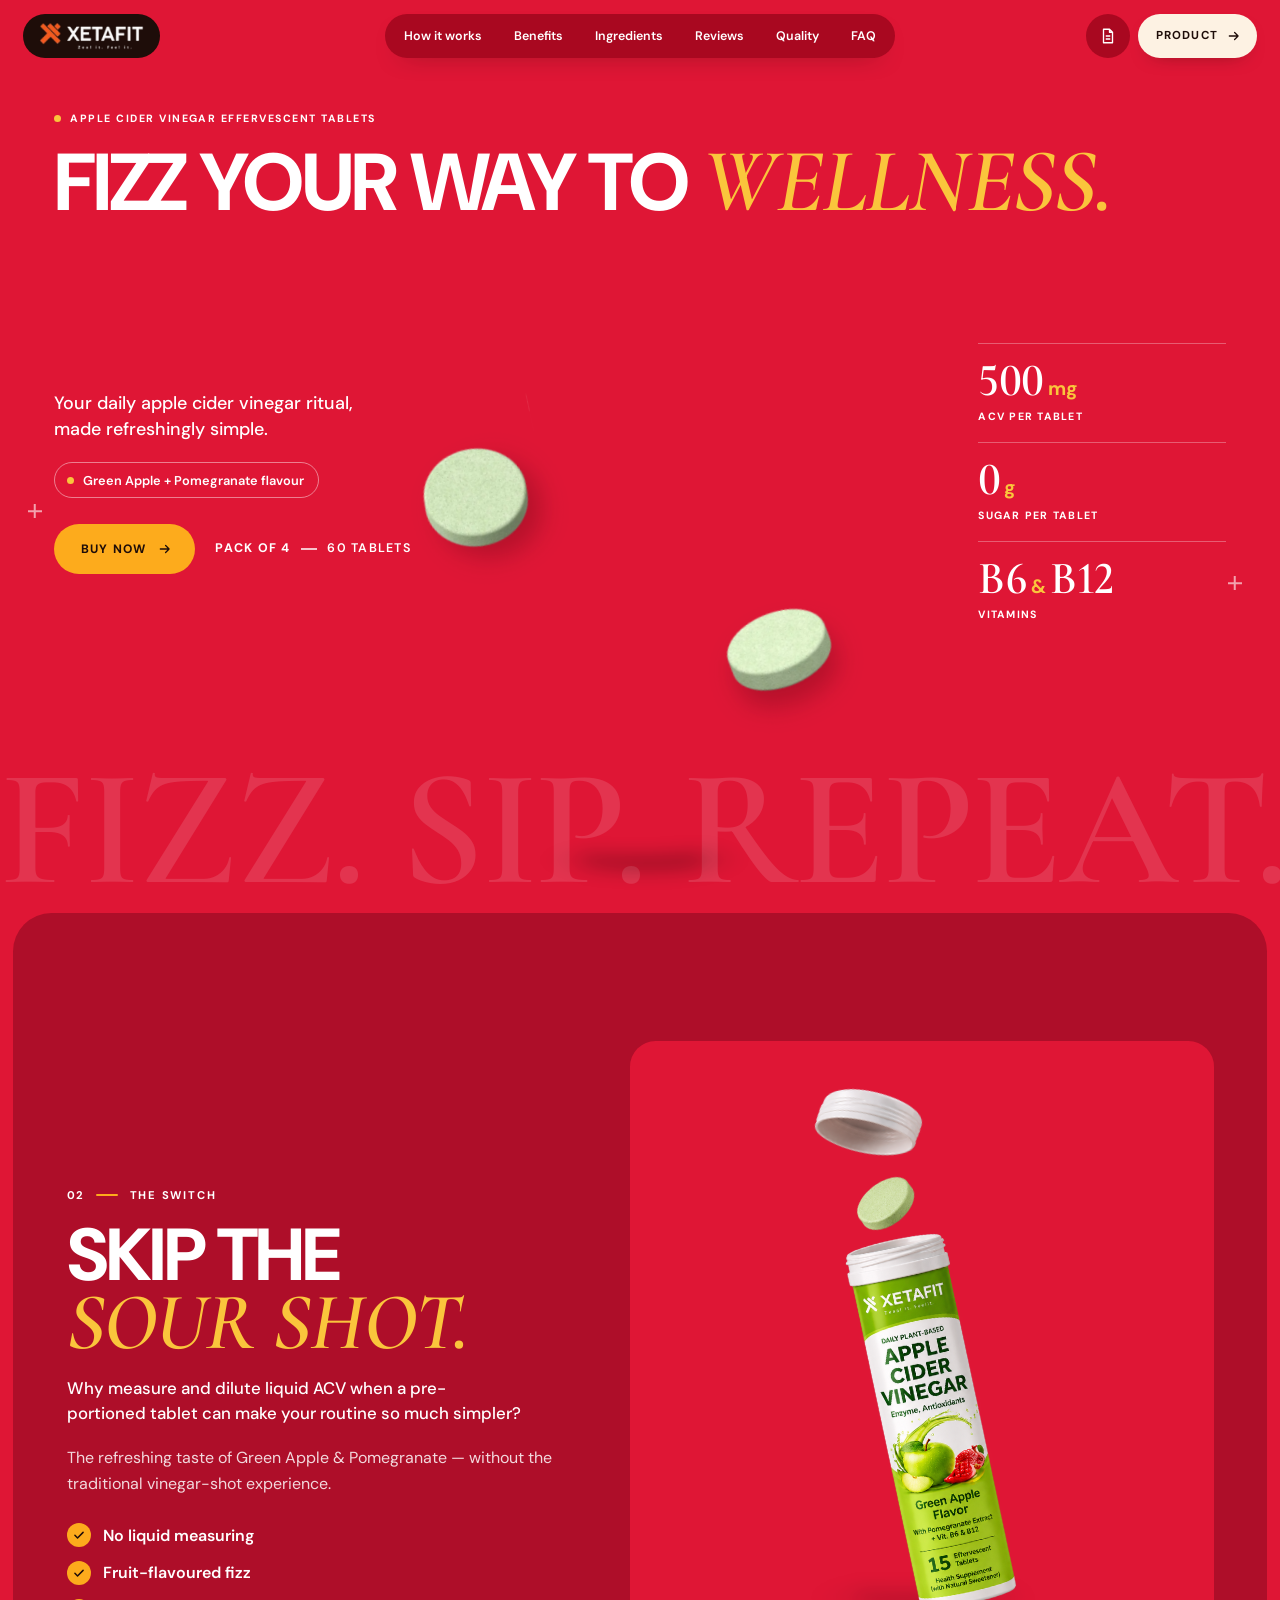
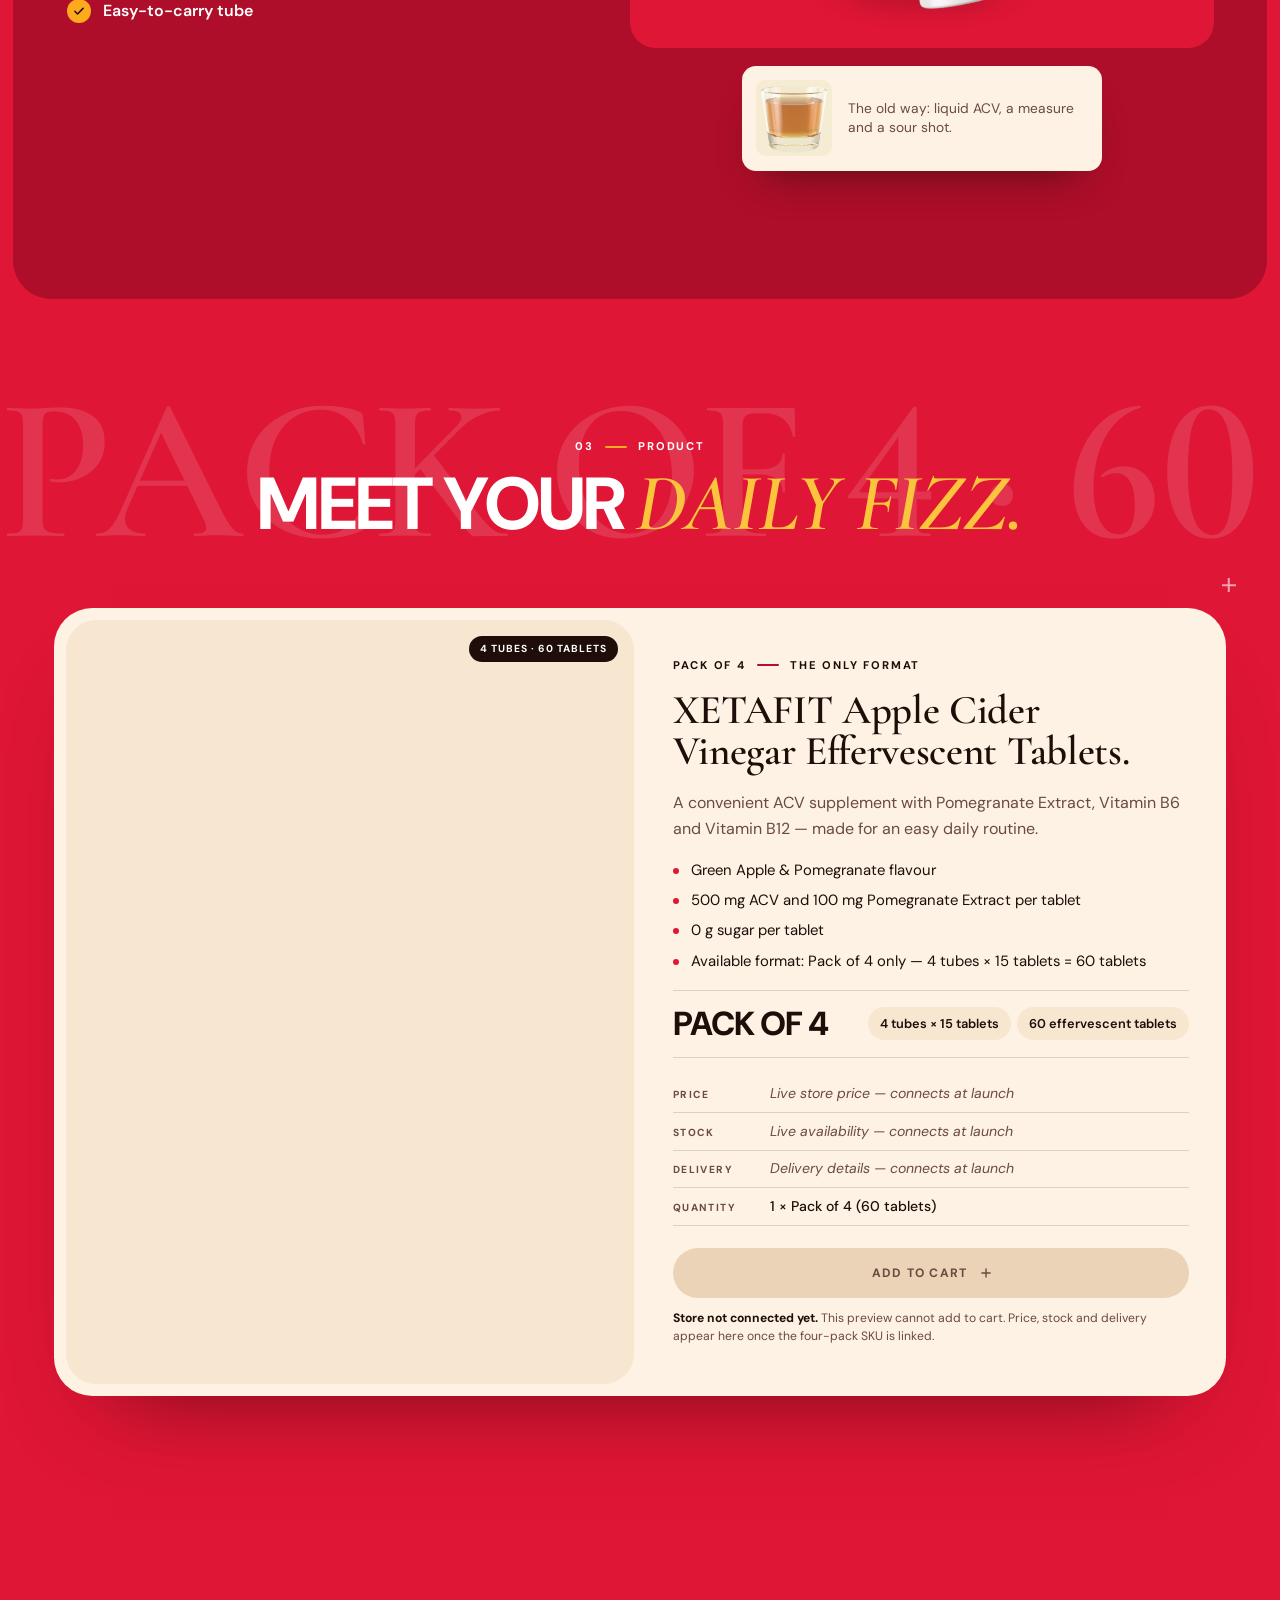
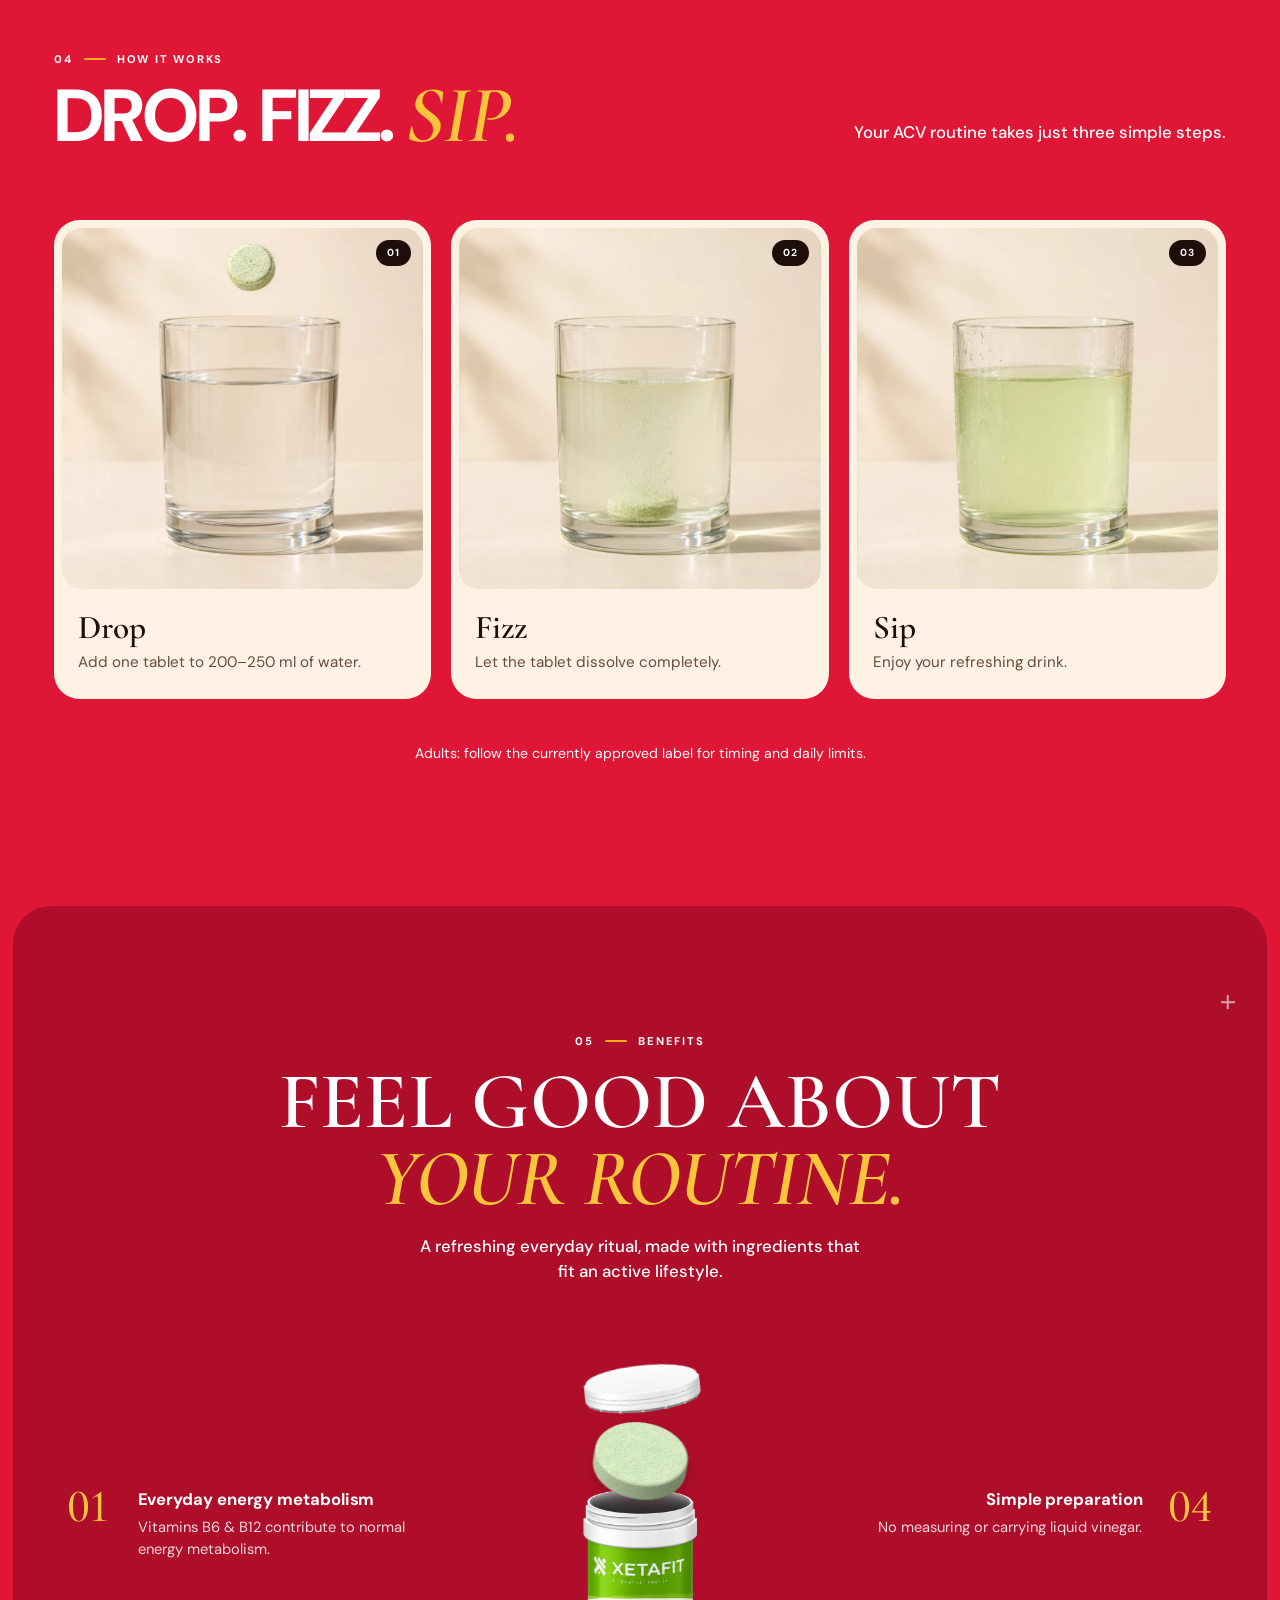
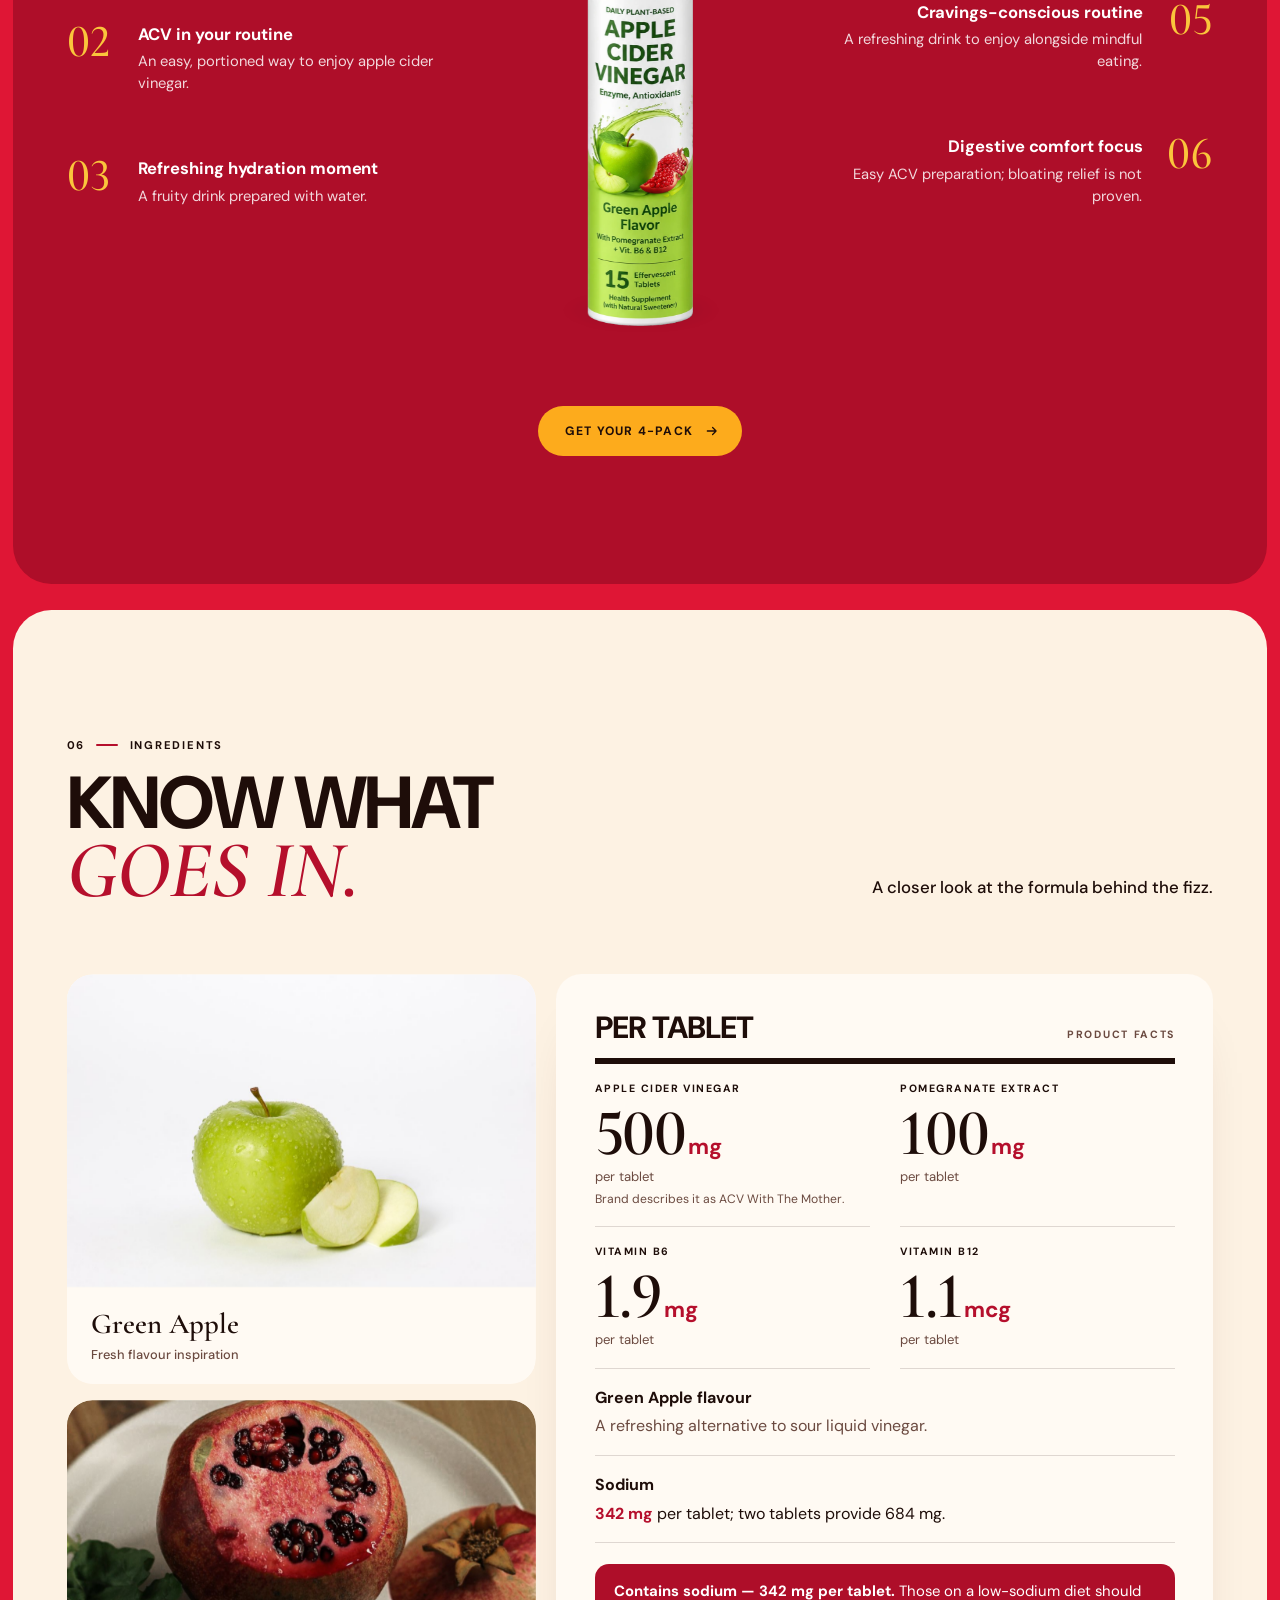
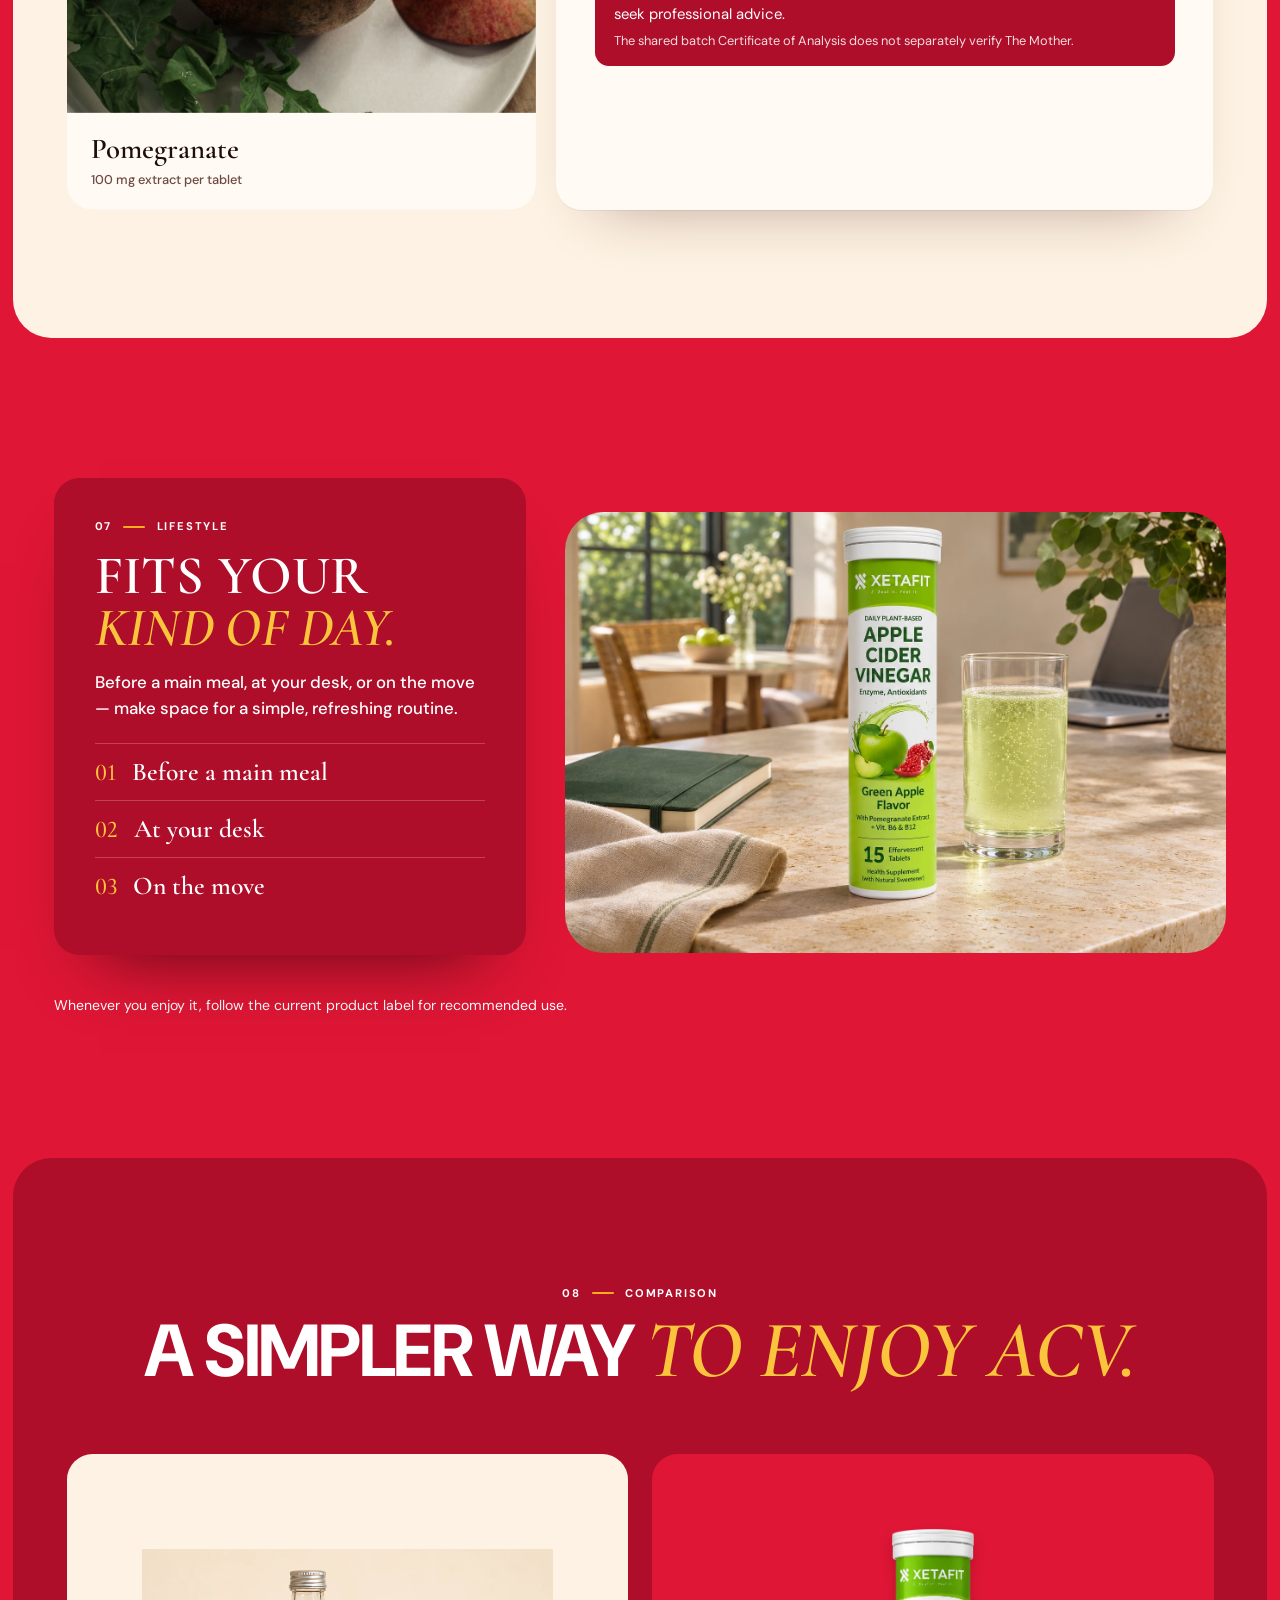
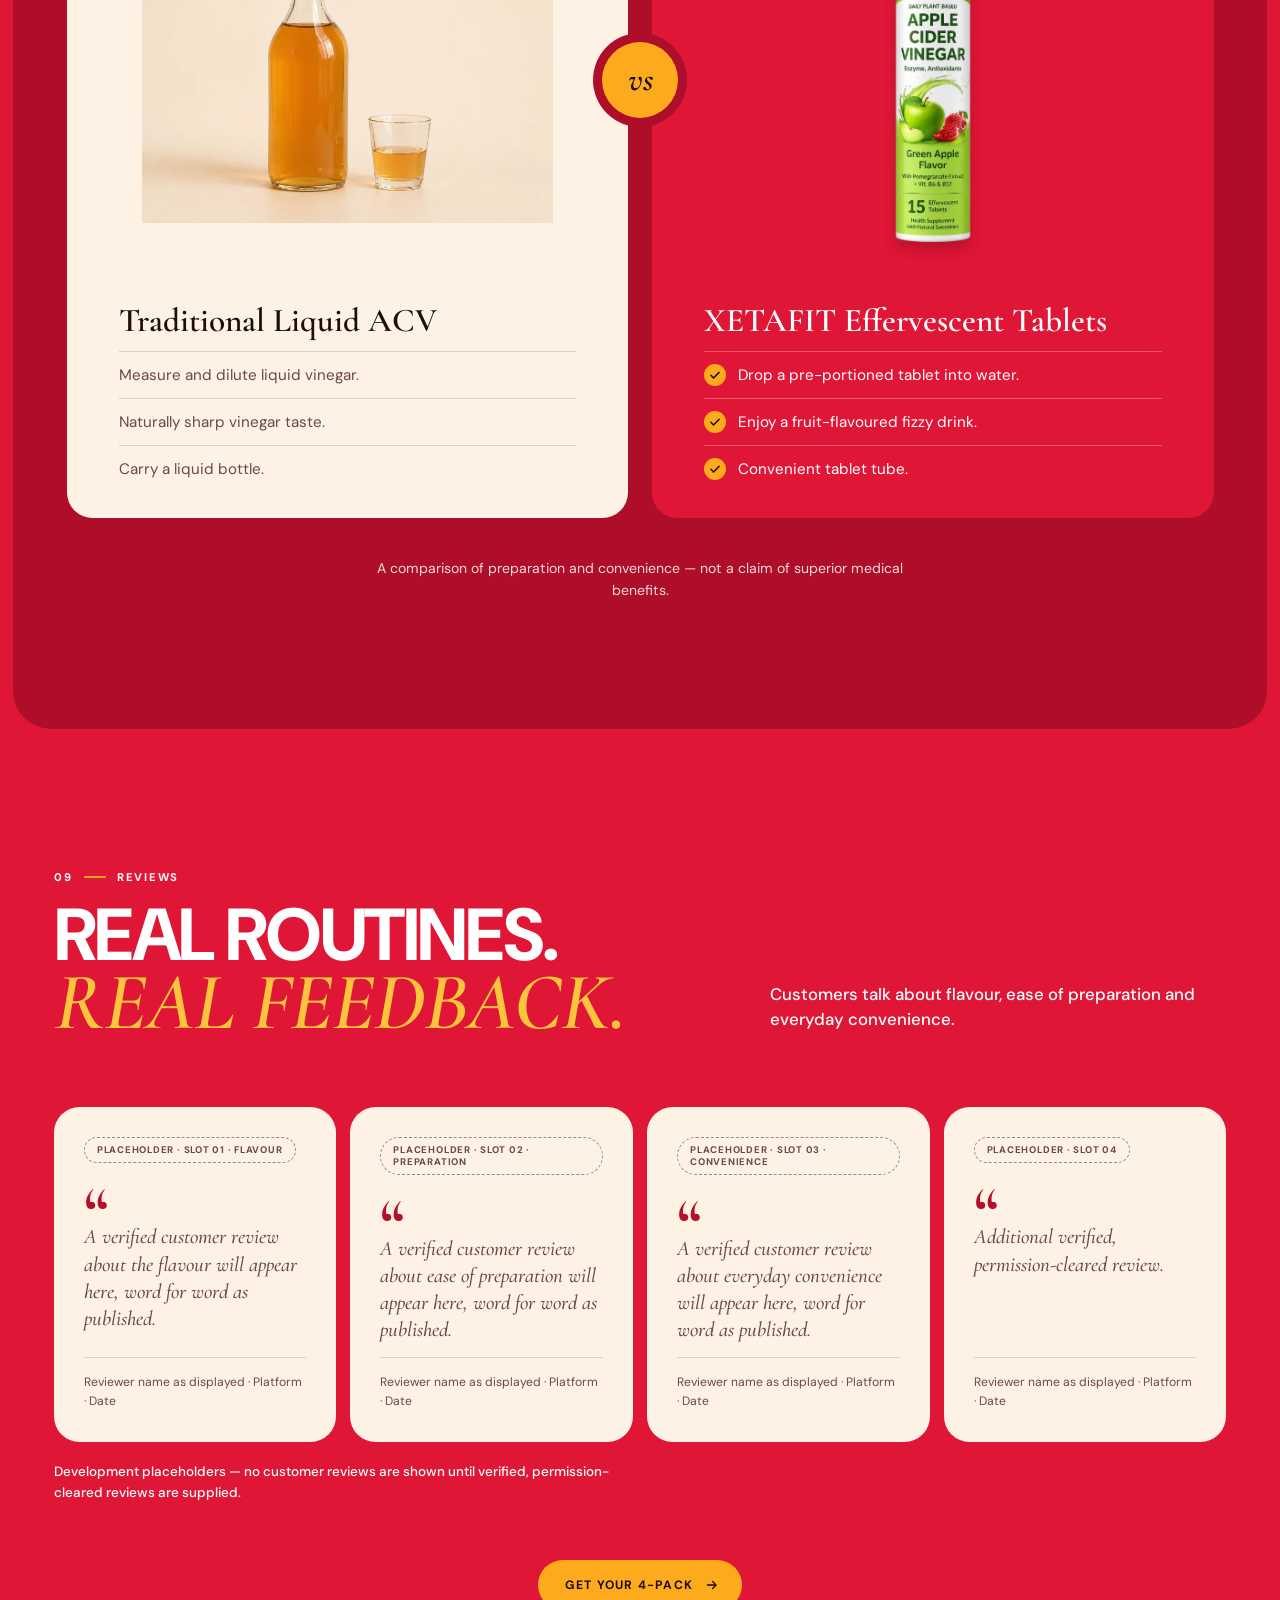
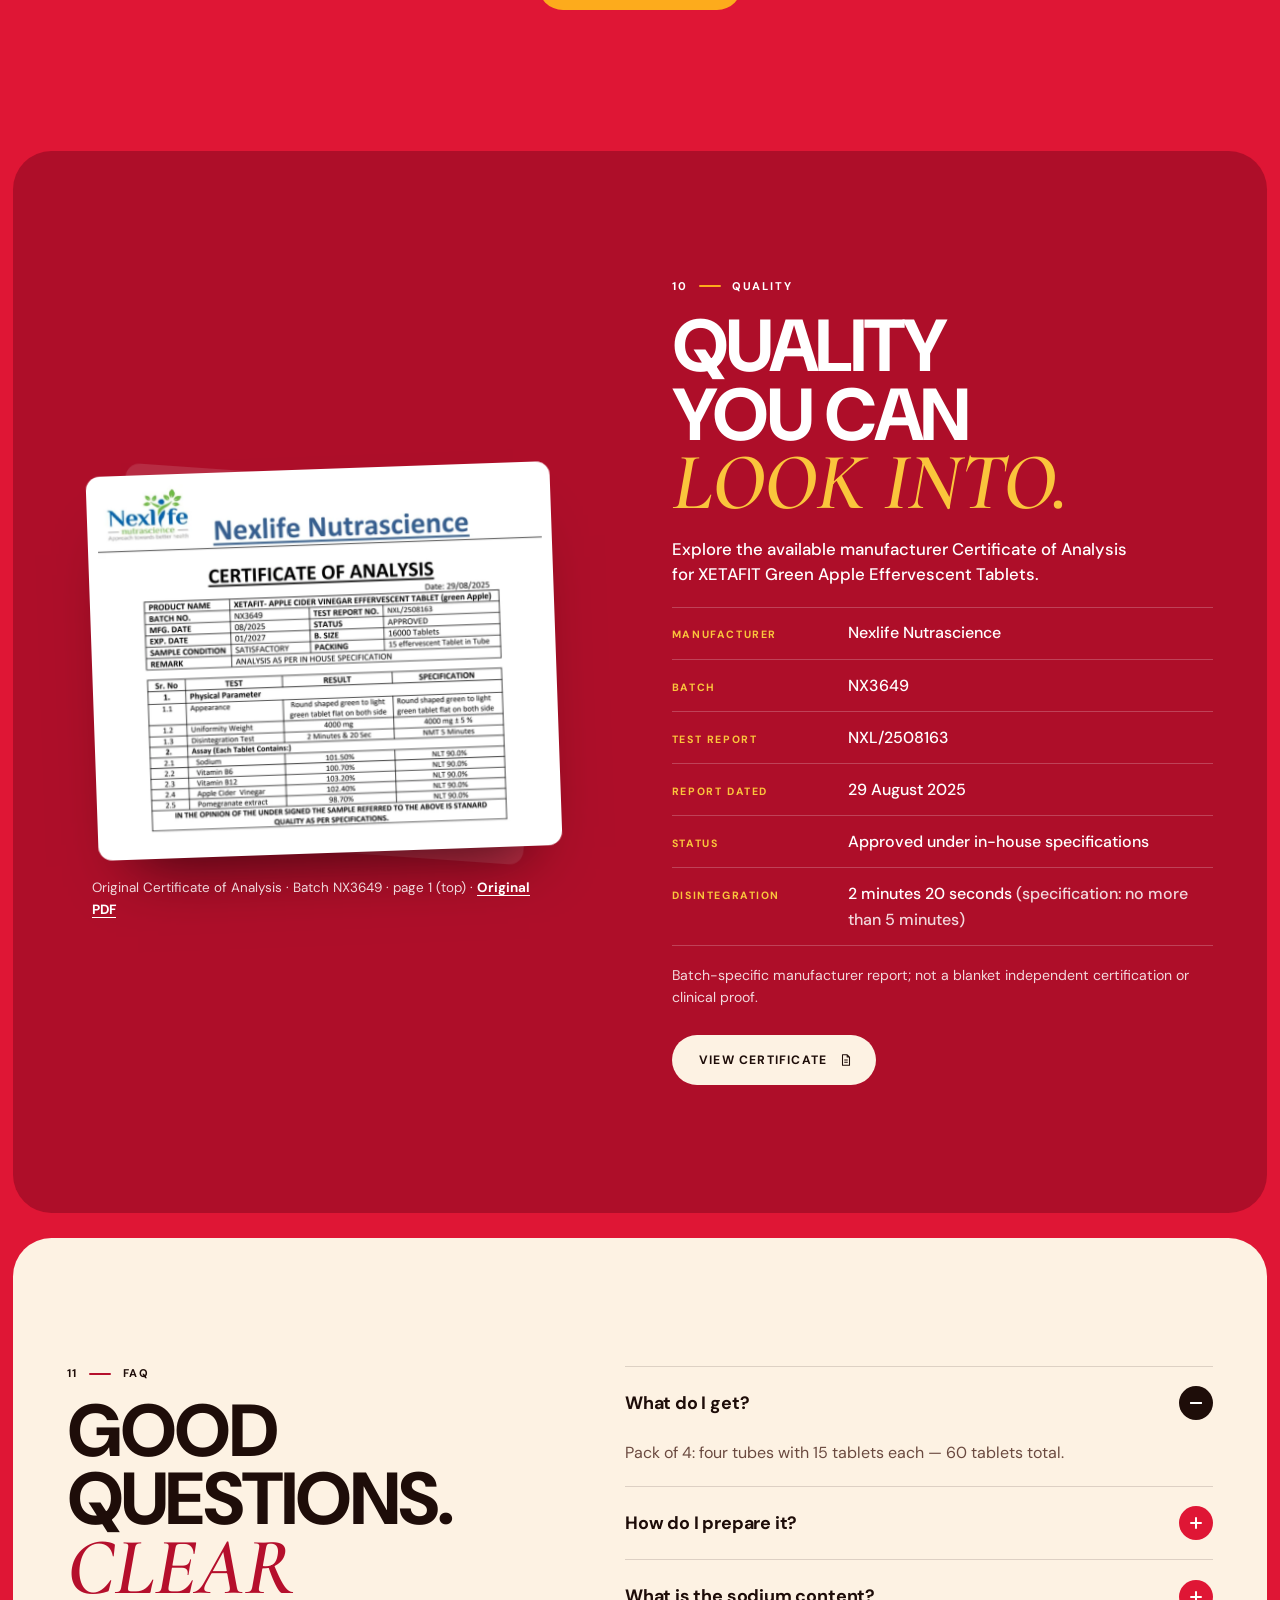
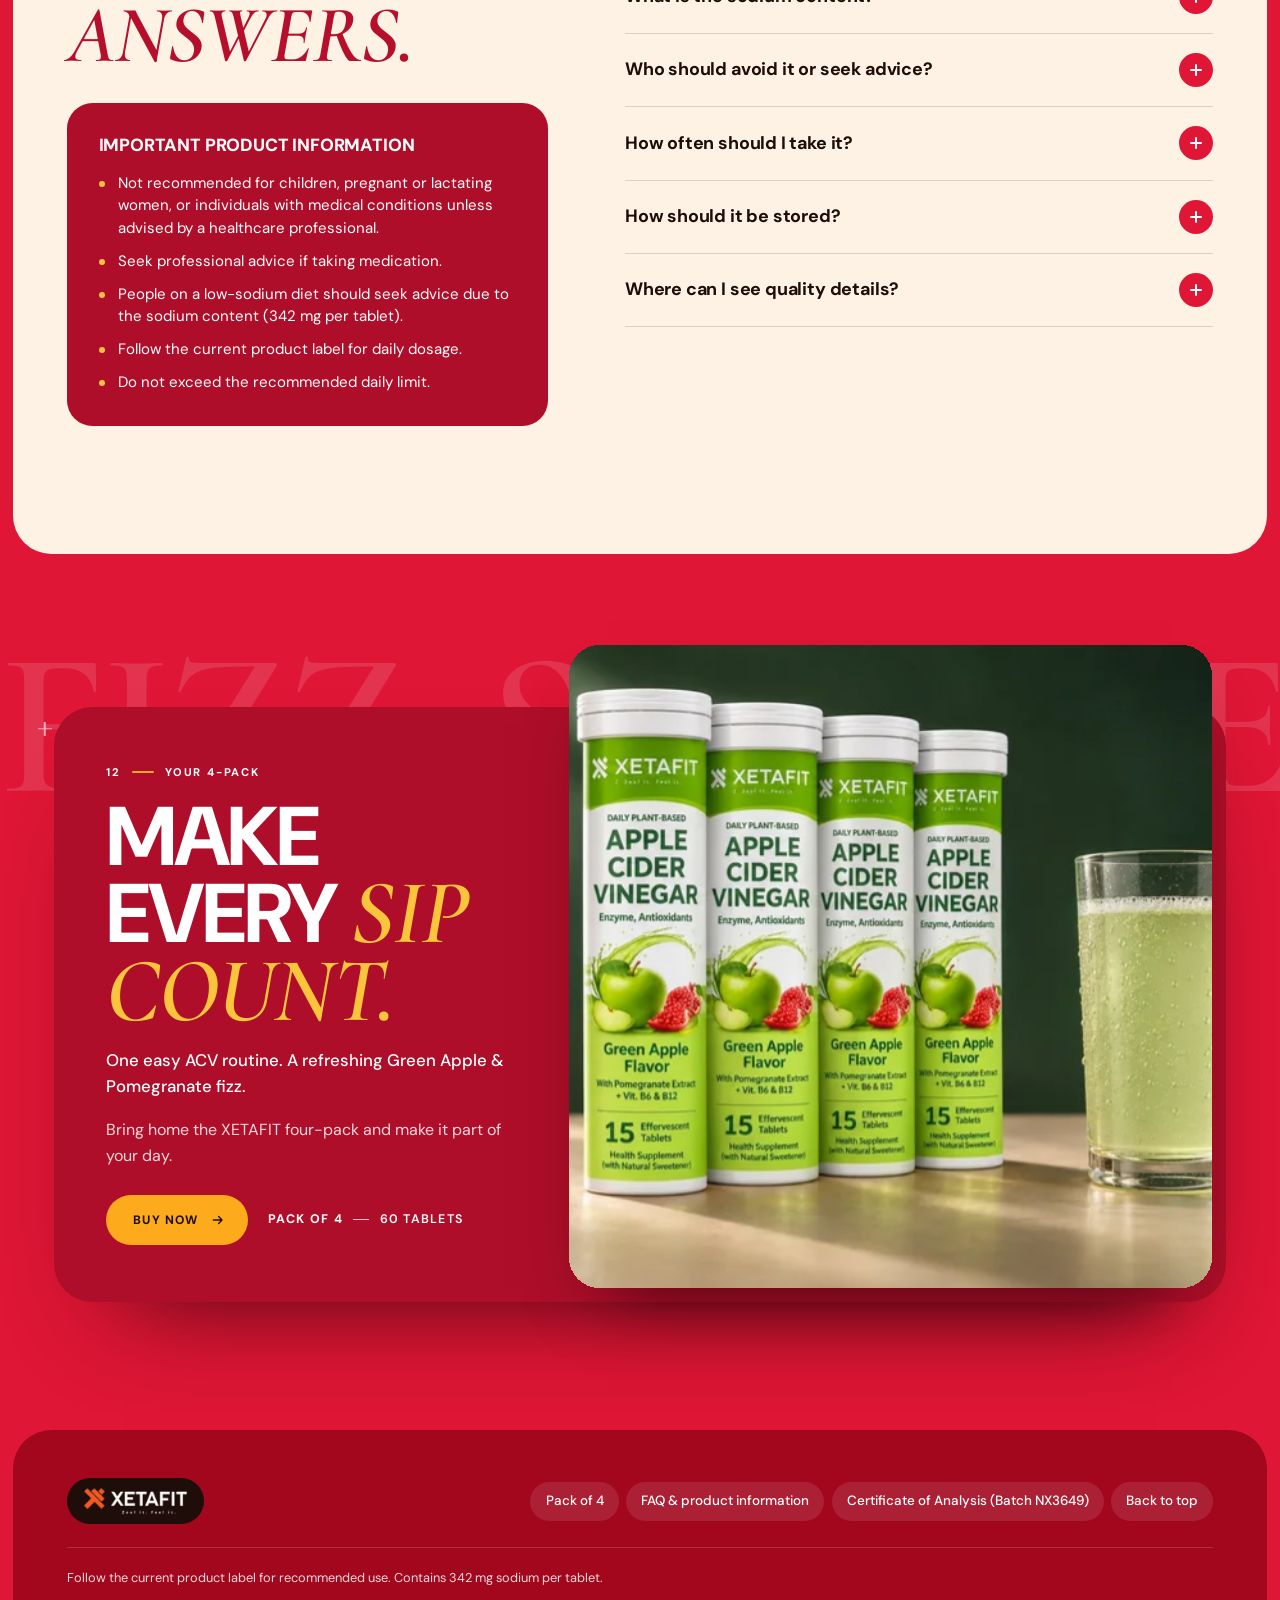
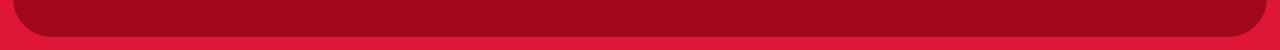
<file: index.html>
<!doctype html>
<html lang="en">
<head>
  <meta charset="utf-8">
  <meta name="viewport" content="width=device-width, initial-scale=1, viewport-fit=cover">
  <title>XETAFIT Apple Cider Vinegar Effervescent Tablets — Fizz Your Way to Wellness</title>
  <meta name="description" content="XETAFIT Apple Cider Vinegar Effervescent Tablets in Green Apple &amp; Pomegranate flavour. 500 mg ACV with Vitamins B6 &amp; B12 per tablet. Pack of 4 — 4 tubes, 60 tablets.">
  <meta name="theme-color" content="#DF1635">
  <link rel="icon" href="data:image/svg+xml,%3Csvg xmlns='http://www.w3.org/2000/svg' viewBox='0 0 32 32'%3E%3Crect width='32' height='32' rx='9' fill='%23DF1635'/%3E%3Ccircle cx='16' cy='16' r='7' fill='%23FDF2E3'/%3E%3C/svg%3E">

  <!-- Fonts: DM Sans (display + body), Cormorant Garamond (editorial serif) -->
  <link rel="preconnect" href="https://fonts.googleapis.com">
  <link rel="preconnect" href="https://fonts.gstatic.com" crossorigin>
  <link rel="stylesheet" href="https://fonts.googleapis.com/css2?family=Cormorant+Garamond:ital,wght@0,500;0,600;1,500;1,600&family=DM+Sans:opsz,wght@9..40,400..900&display=swap">

  <!-- The hero tube is the first image painted -->
  <link rel="preload" as="image" href="assets/images/hero-tube.webp" imagesrcset="assets/images/hero-tube-190.webp 190w, assets/images/hero-tube.webp 360w" imagesizes="(min-width: 1100px) 135px, 105px" type="image/webp" fetchpriority="high">
  <!-- layers of the opening sequence, needed about 1.3 s after load -->
  <link rel="preload" as="image" href="assets/images/hero-tube-open.webp" type="image/webp">
  <link rel="preload" as="image" href="assets/images/hero-cap.webp" type="image/webp">
  <link rel="preload" as="image" href="assets/images/hero-tube-inner.webp" type="image/webp">
  <link rel="preload" as="image" href="assets/images/hero-tablet-1.webp" type="image/webp">
  <link rel="preload" as="image" href="assets/images/hero-tablet-2.webp" type="image/webp">

  <link rel="stylesheet" href="css/style.css">
  <link rel="stylesheet" href="css/responsive.css">
  <link rel="stylesheet" href="css/animations.css">
  <link rel="stylesheet" href="css/benefits.css">
</head>
<body>

<a class="skip-link" href="#buy">Skip to the 4-pack</a>

<!-- Inline icon sprite (inherits currentColor) -->
<svg class="sprite" aria-hidden="true" focusable="false">
  <symbol id="i-arrow" viewBox="0 0 24 24"><path d="M4 12h15M13 6l6 6-6 6" fill="none" stroke="currentColor" stroke-width="2.2" stroke-linecap="round" stroke-linejoin="round"/></symbol>
  <symbol id="i-plus" viewBox="0 0 24 24"><path d="M12 5v14M5 12h14" fill="none" stroke="currentColor" stroke-width="2.4" stroke-linecap="round"/></symbol>
  <symbol id="i-doc" viewBox="0 0 24 24"><path d="M6 3h8l4 4v14H6z M14 3v4h4 M9 12h6 M9 16h6" fill="none" stroke="currentColor" stroke-width="1.8" stroke-linejoin="round"/></symbol>
  <symbol id="i-menu" viewBox="0 0 24 24"><path d="M4 8h16M4 16h16" fill="none" stroke="currentColor" stroke-width="2.2" stroke-linecap="round"/></symbol>
  <symbol id="i-close" viewBox="0 0 24 24"><path d="M6 6l12 12M18 6 6 18" fill="none" stroke="currentColor" stroke-width="2.2" stroke-linecap="round"/></symbol>
  <symbol id="i-check" viewBox="0 0 24 24"><path d="m5 12.5 4.5 4.5L19 7.5" fill="none" stroke="currentColor" stroke-width="2.6" stroke-linecap="round" stroke-linejoin="round"/></symbol>
</svg>

<!-- ============================================================
     HEADER: three floating capsules, as in the reference
     brand plate · grouped navigation · utility + Product
     No Buy Now here: V9 allows Buy Now only in scenes 01 and 12.
     ============================================================ -->
<header class="hdr">
  <!-- Official XETAFIT logo (tools/extract_logo.py). Its orange mark needs a dark
       ground (1.4:1 on the red, 5.6:1 on the plate). Swap in the SVG when supplied. -->
  <a class="hdr__brand" href="#top" aria-label="XETAFIT — back to top"><img src="assets/images/xetafit-logo.png" alt="XETAFIT" width="256" height="68" decoding="async"></a>

  <nav class="hdr__nav" aria-label="Primary">
    <ul>
      <li><a href="#how">How it works</a></li>
      <li><a href="#benefits">Benefits</a></li>
      <li><a href="#ingredients">Ingredients</a></li>
      <li><a href="#reviews">Reviews</a></li>
      <li><a href="#quality">Quality</a></li>
      <li><a href="#faq">FAQ</a></li>
    </ul>
  </nav>

  <div class="hdr__actions">
    <a class="hdr__icon" href="certificate.html" aria-label="Certificate of Analysis" title="Certificate of Analysis"><svg aria-hidden="true"><use href="#i-doc"/></svg></a>
    <a class="hdr__menu" href="#menu" aria-controls="menu"><svg aria-hidden="true"><use href="#i-menu"/></svg><span>Menu</span></a>
    <a class="hdr__cta" href="#buy">Product <svg aria-hidden="true"><use href="#i-arrow"/></svg></a>
  </div>
</header>

<!-- Phone / tablet menu. CSS only: opened with #menu (:target); following any link
     inside it changes the target, so the menu closes on its own. -->
<nav class="menu" id="menu" aria-label="Menu">
  <div class="menu__top">
    <span class="menu__title">Menu</span>
    <a class="menu__close" href="#menu-closed" aria-label="Close menu"><svg aria-hidden="true"><use href="#i-close"/></svg></a>
  </div>
  <ul class="menu__links">
    <li><a href="#how"><span>01</span>How it works</a></li>
    <li><a href="#benefits"><span>02</span>Benefits</a></li>
    <li><a href="#ingredients"><span>03</span>Ingredients</a></li>
    <li><a href="#reviews"><span>04</span>Reviews</a></li>
    <li><a href="#quality"><span>05</span>Quality</a></li>
    <li><a href="#faq"><span>06</span>FAQ</a></li>
  </ul>
  <div class="menu__foot">
    <a class="btn btn--gold" href="#buy">Product <span class="btn__icon" aria-hidden="true"><svg><use href="#i-arrow"/></svg></span></a>
    <a class="btn btn--ghost" href="certificate.html">Certificate <span class="btn__icon" aria-hidden="true"><svg><use href="#i-doc"/></svg></span></a>
  </div>
</nav>

<main id="main">

<!-- ============================================================
     01 / HERO
     ============================================================ -->
<section class="sec hero" id="top" aria-labelledby="hero-title">
  <span class="cross cross--a" aria-hidden="true"></span>
  <span class="cross cross--b" aria-hidden="true"></span>

  <div class="wrap hero__inner">
    <p class="eyebrow hero__eyebrow intro" style="--d:0"><span class="eyebrow__dot" aria-hidden="true"></span>Apple Cider Vinegar Effervescent Tablets</p>

    <h1 class="hero__title" id="hero-title">
      <span class="line"><span class="intro-line" style="--d:1">FIZZ YOUR</span></span>
      <span class="line"><span class="intro-line" style="--d:2">WAY TO</span></span>
      <span class="line"><em class="intro-line" style="--d:3">WELLNESS.</em></span>
    </h1>

    <div class="hero__stage">
      <div class="hero__copy">
        <p class="hero__lead intro" style="--d:4">Your daily apple cider vinegar ritual, made refreshingly simple.</p>
        <p class="hero__flavour intro" style="--d:5"><span class="eyebrow__dot" aria-hidden="true"></span>Green Apple + Pomegranate flavour</p>
        <div class="cta-row hero__cta intro intro--last" style="--d:7">
          <a class="btn btn--gold btn--lg" href="#buy">Buy now
            <span class="btn__icon" aria-hidden="true"><svg><use href="#i-arrow"/></svg></span>
          </a>
          <p class="pack-tag"><strong>Pack of 4</strong><span>60 tablets</span></p>
        </div>
      </div>

      <!-- Original closed-packshot fallback: authentic matching open-mouth and
           detached-cap renders are required before enabling the opening sequence.
           Tablets are visible in their final composition; no emergence is implied. -->
      <figure class="hero__art">
        <span class="hero__ground" aria-hidden="true"><img class="tube__shadow tube__shadow--soft" src="assets/images/tube-shadow-soft.webp" alt="" width="628" height="182" decoding="async"></span>
        <div class="hero__product">
          <img class="hero__layer hero__well" src="assets/images/hero-tube-inner.webp" alt="" width="360" height="1369" decoding="async" aria-hidden="true">
          <span class="tab tab--1" aria-hidden="true"><span class="tab__y"><span class="tab__bob"><span class="tab__img"></span></span></span></span>
          <span class="tab tab--2" aria-hidden="true"><span class="tab__y"><span class="tab__bob"><span class="tab__img"></span></span></span></span>
          <img class="hero__layer hero__open" src="assets/images/hero-tube-open.webp" alt="" width="360" height="1369" decoding="async" aria-hidden="true">
          <div class="hero__closed">
            <img class="hero__tube" src="assets/images/hero-tube.webp" srcset="assets/images/hero-tube-190.webp 190w, assets/images/hero-tube.webp 360w" sizes="(min-width: 1100px) 135px, 105px" alt="XETAFIT Apple Cider Vinegar effervescent tablets tube, Green Apple flavour, 15 effervescent tablets" width="360" height="1369" fetchpriority="high" decoding="async">
            <span class="sheen sheen--front" aria-hidden="true"></span>
          </div>
          <img class="hero__layer hero__cap" src="assets/images/hero-cap.webp" alt="" width="360" height="1369" decoding="async" aria-hidden="true">
        </div>
      </figure>

      <ul class="hero__facts" aria-label="Product facts">
        <li class="intro" style="--d:5"><strong>500<small>mg</small></strong><span>ACV per tablet</span></li>
        <li class="intro" style="--d:6"><strong>0<small>g</small></strong><span>sugar per tablet</span></li>
        <li class="intro" style="--d:7"><strong>B6<small>&amp;</small>B12</strong><span>Vitamins</span></li>
      </ul>
    </div>
  </div>

  <div class="fizz-field fizz-field--hero" aria-hidden="true">
    <i class="b2" style="--x:71.8%;--y:5.6%;--h:61cqh;--s:4.7px;--d:8.47s;--t:-2.35s;--o:0.91;--w:4.8px"></i>
    <i class="b3" style="--x:85.3%;--y:2.0%;--h:55cqh;--s:4.9px;--d:9.74s;--t:-5.18s;--o:0.93;--w:5.5px"></i>
    <i class="b1" style="--x:74.3%;--y:7.8%;--h:67cqh;--s:8.0px;--d:8.96s;--t:-2.47s;--o:0.76;--w:6.1px"></i>
    <i class="b3" style="--x:30.6%;--y:7.5%;--h:43cqh;--s:4.5px;--d:7.44s;--t:-6.22s;--o:0.82;--w:-2.6px"></i>
    <i class="b1" style="--x:10.4%;--y:0.2%;--h:64cqh;--s:4.7px;--d:10.45s;--t:-5.66s;--o:0.99;--w:2.2px"></i>
    <i class="b2" style="--x:10.2%;--y:0.2%;--h:64cqh;--s:4.7px;--d:10.13s;--t:-0.88s;--o:0.97;--w:4.2px"></i>
    <i class="b1" style="--x:65.0%;--y:0.0%;--h:51cqh;--s:4.7px;--d:7.03s;--t:-0.72s;--o:0.86;--w:-3.7px"></i>
    <i class="b3" style="--x:42.9%;--y:1.1%;--h:59cqh;--s:4.9px;--d:8.93s;--t:-0.85s;--o:0.88;--w:-6.8px"></i>
    <i class="b1" style="--x:66.9%;--y:1.2%;--h:67cqh;--s:4.6px;--d:8.48s;--t:-5.61s;--o:0.97;--w:-6.6px"></i>
    <i class="b3" style="--x:84.5%;--y:2.0%;--h:55cqh;--s:4.3px;--d:9.37s;--t:-0.52s;--o:0.91;--w:-4.8px"></i>
    <i class="b1" style="--x:10.2%;--y:0.2%;--h:64cqh;--s:4.7px;--d:10.01s;--t:-8.92s;--o:0.83;--w:3.8px"></i>
    <i class="b3" style="--x:37.3%;--y:2.9%;--h:68cqh;--s:7.9px;--d:8.39s;--t:-2.83s;--o:0.75;--w:-6.8px"></i>
    <i class="b1" style="--x:25.9%;--y:18.8%;--h:71cqh;--s:5.0px;--d:11.98s;--t:-3.72s;--o:0.93;--w:2.4px"></i>
    <i class="b2" style="--x:85.6%;--y:2.0%;--h:55cqh;--s:4.1px;--d:9.20s;--t:-2.94s;--o:0.90;--w:-6.3px"></i>
    <i class="b2" style="--x:51.2%;--y:7.3%;--h:44cqh;--s:5.0px;--d:5.93s;--t:-5.48s;--o:0.84;--w:-4.3px"></i>
    <i class="b3" style="--x:9.6%;--y:39.4%;--h:55cqh;--s:8.8px;--d:6.10s;--t:-5.67s;--o:0.74;--w:-4.4px"></i>
    <i class="b3" style="--x:58.3%;--y:0.3%;--h:78cqh;--s:4.4px;--d:11.27s;--t:-10.84s;--o:0.94;--w:5.0px"></i>
    <i class="b1" style="--x:92.9%;--y:3.2%;--h:72cqh;--s:8.9px;--d:8.45s;--t:-4.91s;--o:0.84;--w:3.1px"></i>
    <i class="b2" style="--x:20.3%;--y:22.3%;--h:66cqh;--s:4.4px;--d:8.69s;--t:-4.27s;--o:0.94;--w:6.6px"></i>
    <i class="b1" style="--x:42.2%;--y:1.1%;--h:59cqh;--s:4.8px;--d:8.83s;--t:-2.73s;--o:0.99;--w:3.6px"></i>
    <i class="b3" style="--x:65.9%;--y:12.3%;--h:51cqh;--s:4.4px;--d:6.42s;--t:-4.83s;--o:0.85;--w:3.0px"></i>
    <i class="b3" style="--x:64.4%;--y:0.0%;--h:51cqh;--s:4.9px;--d:7.05s;--t:-3.77s;--o:0.90;--w:-6.3px"></i>
    <i class="b1" style="--x:14.0%;--y:2.8%;--h:42cqh;--s:4.3px;--d:6.22s;--t:-4.48s;--o:0.98;--w:4.8px"></i>
    <i class="b1" style="--x:23.9%;--y:6.5%;--h:55cqh;--s:4.2px;--d:8.59s;--t:-4.00s;--o:0.87;--w:7.0px"></i>
    <i class="b3" style="--x:25.8%;--y:21.3%;--h:73cqh;--s:7.1px;--d:7.97s;--t:-2.31s;--o:0.85;--w:4.8px"></i>
    <i class="b2" style="--x:60.0%;--y:8.3%;--h:78cqh;--s:5.0px;--d:12.83s;--t:-4.72s;--o:0.82;--w:2.1px"></i>
    <i class="b2" style="--x:49.2%;--y:23.2%;--h:36cqh;--s:4.8px;--d:6.34s;--t:-6.22s;--o:0.83;--w:-3.6px"></i>
    <i class="b3" style="--x:62.7%;--y:34.2%;--h:45cqh;--s:4.5px;--d:7.66s;--t:-2.88s;--o:0.87;--w:3.3px"></i>
    <i class="b3" style="--x:64.3%;--y:11.2%;--h:61cqh;--s:4.7px;--d:8.10s;--t:-5.78s;--o:0.88;--w:-4.0px"></i>
    <i class="b1" style="--x:94.1%;--y:9.4%;--h:63cqh;--s:4.9px;--d:8.24s;--t:-7.50s;--o:0.99;--w:6.9px"></i>
    <i class="b2" style="--x:60.4%;--y:15.9%;--h:48cqh;--s:8.9px;--d:4.95s;--t:-2.39s;--o:0.75;--w:-5.2px"></i>
    <i class="b1" style="--x:27.0%;--y:6.4%;--h:36cqh;--s:4.6px;--d:5.21s;--t:-1.05s;--o:0.89;--w:6.4px"></i>
    <i class="b1" style="--x:71.0%;--y:5.5%;--h:68cqh;--s:4.8px;--d:12.32s;--t:-4.81s;--o:1.00;--w:4.5px"></i>
    <i class="b2" style="--x:46.9%;--y:0.9%;--h:75cqh;--s:4.4px;--d:11.79s;--t:-10.63s;--o:0.96;--w:4.4px"></i>
    <i class="b2" style="--x:54.9%;--y:4.7%;--h:36cqh;--s:4.0px;--d:6.17s;--t:-6.01s;--o:0.92;--w:-6.7px"></i>
    <i class="b1" style="--x:67.1%;--y:1.2%;--h:67cqh;--s:4.1px;--d:8.87s;--t:-3.02s;--o:0.86;--w:-3.7px"></i>
    <i class="b2" style="--x:66.1%;--y:16.7%;--h:59cqh;--s:8.0px;--d:6.61s;--t:-6.16s;--o:0.90;--w:6.3px"></i>
    <i class="b3" style="--x:76.4%;--y:20.8%;--h:71cqh;--s:8.2px;--d:9.46s;--t:-2.51s;--o:0.77;--w:3.4px"></i>
    <i class="b3" style="--x:20.1%;--y:13.7%;--h:73cqh;--s:8.8px;--d:10.03s;--t:-6.97s;--o:0.85;--w:3.9px"></i>
    <i class="b2" style="--x:23.0%;--y:6.0%;--h:65cqh;--s:4.5px;--d:8.83s;--t:-1.92s;--o:0.93;--w:-6.4px"></i>
    <i class="b1" style="--x:5.1%;--y:0.7%;--h:57cqh;--s:4.6px;--d:9.47s;--t:-6.82s;--o:1.00;--w:6.9px"></i>
    <i class="b3" style="--x:14.8%;--y:49.2%;--h:39cqh;--s:4.4px;--d:5.81s;--t:-3.53s;--o:0.83;--w:2.2px"></i>
    <i class="b2" style="--x:8.4%;--y:8.7%;--h:51cqh;--s:4.1px;--d:7.05s;--t:-4.47s;--o:0.85;--w:3.5px"></i>
    <i class="b1" style="--x:67.4%;--y:1.2%;--h:67cqh;--s:4.7px;--d:9.49s;--t:-7.83s;--o:0.86;--w:-2.0px"></i>
    <i class="b3" style="--x:11.1%;--y:2.9%;--h:64cqh;--s:4.8px;--d:8.68s;--t:-3.24s;--o:0.92;--w:5.9px"></i>
    <i class="b1" style="--x:68.8%;--y:48.0%;--h:46cqh;--s:11.4px;--d:5.15s;--t:-1.75s;--o:0.68;--w:4.9px"></i>
    <i class="b3" style="--x:83.5%;--y:40.7%;--h:45cqh;--s:8.0px;--d:5.30s;--t:-2.46s;--o:0.80;--w:4.8px"></i>
    <i class="b1" style="--x:41.8%;--y:1.1%;--h:59cqh;--s:4.5px;--d:8.54s;--t:-4.76s;--o:0.95;--w:5.2px"></i>
    <i class="b3" style="--x:9.9%;--y:17.8%;--h:64cqh;--s:8.4px;--d:8.52s;--t:-5.21s;--o:0.87;--w:-5.8px"></i>
    <i class="b2" style="--x:8.1%;--y:22.4%;--h:59cqh;--s:8.9px;--d:7.67s;--t:-2.57s;--o:0.82;--w:-2.7px"></i>
    <i class="b1" style="--x:79.1%;--y:23.1%;--h:71cqh;--s:7.8px;--d:8.30s;--t:-3.32s;--o:0.76;--w:-4.3px"></i>
    <i class="b2" style="--x:39.3%;--y:56.9%;--h:37cqh;--s:11.1px;--d:3.39s;--t:-1.52s;--o:0.74;--w:-2.8px"></i>
    <i class="b2" style="--x:89.5%;--y:15.5%;--h:38cqh;--s:4.7px;--d:5.94s;--t:-5.03s;--o:0.89;--w:-2.7px"></i>
    <i class="b2" style="--x:33.9%;--y:29.6%;--h:64cqh;--s:4.6px;--d:9.84s;--t:-6.28s;--o:1.00;--w:2.6px"></i>
    <i class="b3" style="--x:34.5%;--y:5.0%;--h:64cqh;--s:4.8px;--d:8.17s;--t:-0.87s;--o:0.94;--w:-2.5px"></i>
    <i class="b1" style="--x:1.8%;--y:1.6%;--h:54cqh;--s:13.0px;--d:4.83s;--t:-4.49s;--o:0.71;--w:-2.1px"></i>
    <i class="b3" style="--x:90.8%;--y:11.9%;--h:57cqh;--s:8.9px;--d:6.27s;--t:-2.52s;--o:0.73;--w:6.6px"></i>
    <i class="b3" style="--x:89.4%;--y:55.5%;--h:38cqh;--s:11.6px;--d:3.59s;--t:-2.90s;--o:0.78;--w:4.5px"></i>
    <i class="b2" style="--x:72.4%;--y:8.0%;--h:45cqh;--s:4.6px;--d:6.94s;--t:-1.55s;--o:0.82;--w:5.7px"></i>
    <i class="b3" style="--x:4.6%;--y:2.5%;--h:52cqh;--s:4.3px;--d:9.41s;--t:-0.88s;--o:0.88;--w:2.0px"></i>
    <i class="b3" style="--x:42.1%;--y:34.1%;--h:35cqh;--s:4.0px;--d:5.02s;--t:-2.03s;--o:0.89;--w:-6.1px"></i>
    <i class="b2" style="--x:69.0%;--y:18.7%;--h:42cqh;--s:7.1px;--d:4.17s;--t:-1.61s;--o:0.80;--w:4.5px"></i>
    <i class="b3" style="--x:57.0%;--y:9.4%;--h:39cqh;--s:4.8px;--d:5.56s;--t:-3.96s;--o:0.93;--w:-6.4px"></i>
    <i class="b3" style="--x:84.9%;--y:2.0%;--h:55cqh;--s:4.7px;--d:9.99s;--t:-8.42s;--o:0.90;--w:-5.3px"></i>
    <i class="b1" style="--x:68.1%;--y:1.2%;--h:67cqh;--s:4.9px;--d:8.89s;--t:-0.49s;--o:0.94;--w:3.5px"></i>
    <i class="b3" style="--x:90.5%;--y:37.4%;--h:56cqh;--s:8.1px;--d:7.02s;--t:-4.08s;--o:0.90;--w:-4.3px"></i>
    <i class="b1" style="--x:62.7%;--y:42.1%;--h:36cqh;--s:4.4px;--d:6.45s;--t:-3.00s;--o:0.97;--w:-5.1px"></i>
    <i class="b1" style="--x:81.8%;--y:10.1%;--h:34cqh;--s:4.6px;--d:4.46s;--t:-2.04s;--o:0.84;--w:6.4px"></i>
    <i class="b3" style="--x:86.0%;--y:9.6%;--h:63cqh;--s:7.0px;--d:7.78s;--t:-2.79s;--o:0.81;--w:-4.5px"></i>
    <i class="b1" style="--x:64.3%;--y:0.0%;--h:51cqh;--s:4.7px;--d:6.95s;--t:-2.15s;--o:0.90;--w:5.2px"></i>
    <i class="b1" style="--x:62.7%;--y:16.4%;--h:50cqh;--s:4.9px;--d:8.42s;--t:-1.92s;--o:0.92;--w:-6.2px"></i>
    <i class="b3" style="--x:42.2%;--y:1.1%;--h:59cqh;--s:4.6px;--d:8.85s;--t:-7.05s;--o:0.91;--w:7.0px"></i>
    <i class="b3" style="--x:94.8%;--y:13.1%;--h:37cqh;--s:4.5px;--d:6.48s;--t:-4.85s;--o:0.83;--w:4.9px"></i>
    <i class="b2" style="--x:89.0%;--y:2.7%;--h:56cqh;--s:4.1px;--d:9.84s;--t:-3.53s;--o:0.98;--w:-4.7px"></i>
    <i class="b2" style="--x:68.5%;--y:20.3%;--h:34cqh;--s:4.3px;--d:4.82s;--t:-4.06s;--o:0.87;--w:6.7px"></i>
    <i class="b2" style="--x:88.3%;--y:7.0%;--h:71cqh;--s:8.8px;--d:7.66s;--t:-6.36s;--o:0.91;--w:4.9px"></i>
    <i class="b2" style="--x:47.1%;--y:40.1%;--h:54cqh;--s:7.8px;--d:6.55s;--t:-4.18s;--o:0.75;--w:-6.4px"></i>
    <i class="b1" style="--x:21.1%;--y:15.1%;--h:73cqh;--s:12.6px;--d:6.37s;--t:-0.24s;--o:0.80;--w:-2.9px"></i>
    <i class="b3" style="--x:51.2%;--y:8.4%;--h:68cqh;--s:13.1px;--d:7.37s;--t:-5.68s;--o:0.70;--w:3.4px"></i>
    <i class="b3" style="--x:65.2%;--y:0.3%;--h:58cqh;--s:8.6px;--d:6.17s;--t:-2.28s;--o:0.75;--w:4.0px"></i>
    <i class="b3" style="--x:9.7%;--y:5.4%;--h:33cqh;--s:4.2px;--d:4.33s;--t:-0.26s;--o:0.89;--w:-3.4px"></i>
    <i class="b3" style="--x:53.3%;--y:13.4%;--h:40cqh;--s:4.5px;--d:5.58s;--t:-5.42s;--o:0.84;--w:-3.7px"></i>
    <i class="b3" style="--x:7.3%;--y:8.8%;--h:57cqh;--s:4.4px;--d:7.50s;--t:-2.75s;--o:0.86;--w:2.5px"></i>
    <i class="b2" style="--x:24.1%;--y:5.4%;--h:47cqh;--s:7.8px;--d:5.84s;--t:-5.57s;--o:0.75;--w:-4.6px"></i>
    <i class="b2" style="--x:32.1%;--y:6.2%;--h:43cqh;--s:4.8px;--d:5.85s;--t:-1.43s;--o:0.99;--w:7.0px"></i>
    <i class="b3" style="--x:88.4%;--y:1.8%;--h:41cqh;--s:4.2px;--d:6.57s;--t:-1.92s;--o:0.90;--w:-6.1px"></i>
    <i class="b3" style="--x:66.0%;--y:3.4%;--h:46cqh;--s:4.4px;--d:7.11s;--t:-6.37s;--o:0.96;--w:-4.6px"></i>
    <i class="b1" style="--x:51.3%;--y:45.8%;--h:43cqh;--s:4.0px;--d:7.39s;--t:-6.58s;--o:0.95;--w:6.2px"></i>
    <i class="b3" style="--x:15.3%;--y:43.2%;--h:51cqh;--s:8.7px;--d:5.09s;--t:-1.66s;--o:0.82;--w:-6.6px"></i>
    <i class="b1" style="--x:9.3%;--y:0.2%;--h:64cqh;--s:4.4px;--d:10.17s;--t:-3.53s;--o:0.92;--w:-4.7px"></i>
    <i class="b3" style="--x:98.4%;--y:9.9%;--h:45cqh;--s:4.9px;--d:6.11s;--t:-0.09s;--o:0.83;--w:-6.2px"></i>
    <i class="b2" style="--x:32.6%;--y:34.8%;--h:59cqh;--s:8.2px;--d:6.18s;--t:-4.33s;--o:0.89;--w:6.3px"></i>
    <i class="b2" style="--x:37.3%;--y:41.4%;--h:53cqh;--s:4.7px;--d:6.91s;--t:-2.45s;--o:0.89;--w:6.6px"></i>
    <i class="b3" style="--x:96.1%;--y:0.6%;--h:34cqh;--s:4.9px;--d:4.36s;--t:-3.84s;--o:0.90;--w:6.8px"></i>
    <i class="b3" style="--x:30.4%;--y:50.4%;--h:44cqh;--s:13.6px;--d:5.12s;--t:-1.05s;--o:0.71;--w:3.4px"></i>
    <i class="b1" style="--x:1.9%;--y:35.2%;--h:54cqh;--s:7.3px;--d:6.07s;--t:-4.71s;--o:0.86;--w:-2.2px"></i>
    <i class="b1" style="--x:84.7%;--y:11.9%;--h:46cqh;--s:4.5px;--d:7.85s;--t:-5.95s;--o:0.88;--w:3.9px"></i>
    <i class="b2" style="--x:14.4%;--y:49.5%;--h:44cqh;--s:8.1px;--d:6.15s;--t:-0.07s;--o:0.84;--w:-5.1px"></i>
    <i class="b2" style="--x:79.1%;--y:0.1%;--h:74cqh;--s:7.2px;--d:8.67s;--t:-3.57s;--o:0.87;--w:-3.4px"></i>
    <i class="b3" style="--x:27.6%;--y:57.3%;--h:36cqh;--s:7.0px;--d:3.74s;--t:-0.08s;--o:0.84;--w:4.4px"></i>
    <i class="b2" style="--x:7.6%;--y:3.2%;--h:61cqh;--s:4.4px;--d:8.34s;--t:-3.61s;--o:0.85;--w:5.9px"></i>
    <i class="b3" style="--x:53.1%;--y:42.7%;--h:51cqh;--s:7.2px;--d:6.65s;--t:-1.87s;--o:0.76;--w:3.2px"></i>
    <i class="b2" style="--x:64.0%;--y:0.0%;--h:51cqh;--s:4.6px;--d:6.89s;--t:-5.35s;--o:0.86;--w:6.1px"></i>
    <i class="b3" style="--x:22.7%;--y:0.3%;--h:51cqh;--s:4.6px;--d:7.51s;--t:-0.12s;--o:0.94;--w:4.3px"></i>
  </div>
  <div class="marquee" aria-hidden="true">
    <div class="marquee__track">
      <div class="marquee__group"><span>Fizz. Sip. Repeat.</span><span>Fizz. Sip. Repeat.</span></div>
      <div class="marquee__group"><span>Fizz. Sip. Repeat.</span><span>Fizz. Sip. Repeat.</span></div>
    </div>
  </div>
</section>

<!-- ============================================================
     02 / THE SWITCH   (burgundy panel)
     ============================================================ -->
<section class="sec sec--panel switch" id="switch" aria-labelledby="switch-title">
  <div class="panel panel--burgundy">
    <div class="wrap switch__grid">
      <div class="switch__copy rv">
        <p class="eyebrow"><span class="eyebrow__n">02</span>The switch</p>
        <h2 class="h2 reveal-word" id="switch-title" aria-label="SKIP THE SOUR SHOT."><span class="w" style="--w:0"><span>SKIP</span></span> <span class="w" style="--w:1"><span>THE</span></span> <em><span class="w" style="--w:2"><span>SOUR</span></span> <span class="w" style="--w:3"><span>SHOT.</span></span></em></h2>
        <p class="lead">Why measure and dilute liquid ACV when a pre-portioned tablet can make your routine so much simpler?</p>
        <p class="body">The refreshing taste of Green Apple &amp; Pomegranate — without the traditional vinegar-shot experience.</p>
        <ul class="checks">
          <li><svg aria-hidden="true"><use href="#i-check"/></svg>No liquid measuring</li>
          <li><svg aria-hidden="true"><use href="#i-check"/></svg>Fruit-flavoured fizz</li>
          <li><svg aria-hidden="true"><use href="#i-check"/></svg>Easy-to-carry tube</li>
        </ul>
      </div>

      <div class="switch__visual rv">
        <figure class="switch__stage" role="img" aria-label="Slanted XETAFIT tube with its mouth open, one pale-green tablet hovering between the tube and its detached white cap">
          <img class="switch__shadow" src="assets/images/tube-shadow-soft.webp" alt="" width="628" height="182" loading="lazy" decoding="async">
          <span class="switch__pose reveal-product" aria-hidden="true">
            <span class="switch__float">
              <span class="switch__piece switch__body"><span class="switch__art"></span></span>
              <span class="switch__piece switch__cap"><span class="switch__art"></span></span>
              <span class="switch__piece switch__tablet"><span class="switch__art"></span></span>
            </span>
          </span>
        </figure>
        <figure class="oldway">
          <span class="oldway__art" aria-hidden="true">
            <img src="assets/images/shot-amber.webp" alt="" width="300" height="300" loading="lazy" decoding="async">
          </span>
          <figcaption>The old way: liquid ACV, a measure and a sour shot.</figcaption>
        </figure>
      </div>
    </div>
  </div>
</section>

<!-- ============================================================
     03 / PRODUCT SHOWCASE + PURCHASE  (the only purchase card)
     ============================================================ -->
<section class="sec buy" id="buy" aria-labelledby="buy-title">
  <p class="bigtype bigtype--buy" aria-hidden="true"><span>Pack of 4 · 60 Tablets</span></p>
  <span class="cross cross--c" aria-hidden="true"></span>

  <div class="wrap">
    <header class="sec-head sec-head--center rv">
      <p class="eyebrow"><span class="eyebrow__n">03</span>Product</p>
      <h2 class="h2 reveal-word" id="buy-title" aria-label="MEET YOUR DAILY FIZZ."><span class="w" style="--w:0"><span>MEET</span></span> <span class="w" style="--w:1"><span>YOUR</span></span> <em><span class="w" style="--w:2"><span>DAILY</span></span> <span class="w" style="--w:3"><span>FIZZ.</span></span></em></h2>
    </header>

    <article class="buy-card" aria-labelledby="buy-name">
      <figure class="buy-card__media rv">
        <span class="reveal"><span class="buy-card__zoom reveal-product"><span class="buy-card__shot breathe">
          <img src="assets/images/pack4.webp" srcset="assets/images/pack4-640.webp 640w, assets/images/pack4.webp 1258w" sizes="(min-width: 960px) 40vw, 86vw" alt="XETAFIT Pack of 4: four tubes of Apple Cider Vinegar effervescent tablets" width="1258" height="1433" loading="lazy" decoding="async">
          <span class="sheen sheen--pack" aria-hidden="true"></span>
        </span></span></span>
        <span class="badge buy-card__badge">4 tubes · 60 tablets</span>
      </figure>

      <div class="buy-card__body rv">
        <p class="eyebrow eyebrow--ink"><span class="eyebrow__n">Pack of 4</span>The only format</p>
        <h3 class="buy-card__name" id="buy-name">XETAFIT Apple Cider Vinegar Effervescent Tablets.</h3>
        <p class="buy-card__desc">A convenient ACV supplement with Pomegranate Extract, Vitamin B6 and Vitamin B12 — made for an easy daily routine.</p>
        <ul class="dots">
          <li>Green Apple &amp; Pomegranate flavour</li>
          <li>500 mg ACV and 100 mg Pomegranate Extract per tablet</li>
          <li>0 g sugar per tablet</li>
          <li>Available format: Pack of 4 only — 4 tubes × 15 tablets = 60 tablets</li>
        </ul>

        <!-- Informational container — NOT a selector or a button -->
        <div class="pack-fact" role="group" aria-label="What is in the pack">
          <p class="pack-fact__big">Pack of 4</p>
          <p class="pack-fact__eq"><span>4 tubes × 15 tablets</span><span>60 effervescent tablets</span></p>
        </div>

        <!-- ======== STORE INTEGRATION POINT ========
             Replace each .pending value with live data from the store for the
             four-pack SKU only (price, stock, delivery). No price is hard-coded. -->
        <dl class="live">
          <div><dt>Price</dt><dd><span class="pending">Live store price — connects at launch</span></dd></div>
          <div><dt>Stock</dt><dd><span class="pending">Live availability — connects at launch</span></dd></div>
          <div><dt>Delivery</dt><dd><span class="pending">Delivery details — connects at launch</span></dd></div>
          <div><dt>Quantity</dt><dd>1 × Pack of 4 (60 tablets)</dd></div>
        </dl>

        <!-- ======== CART INTEGRATION POINT ========
             1. Set action to the store's add-to-cart endpoint (e.g. Shopify: /cart/add).
             2. Put the FOUR-PACK variant ID in the hidden "id" field.
             3. Remove the disabled attribute and the .cart-status note.
             Only the four-tube product may be added; there is no other option. -->
        <form class="cart" action="#buy" method="post">
          <input type="hidden" name="id" value="REPLACE_WITH_4PACK_VARIANT_ID">
          <input type="hidden" name="quantity" value="1">
          <button class="btn btn--gold btn--lg btn--block" type="submit" disabled aria-describedby="cart-status">Add to cart
            <span class="btn__icon" aria-hidden="true"><svg><use href="#i-plus"/></svg></span>
          </button>
          <p class="cart-status" id="cart-status"><strong>Store not connected yet.</strong> This preview cannot add to cart. Price, stock and delivery appear here once the four-pack SKU is linked.</p>
        </form>
      </div>
    </article>
  </div>
</section>

<!-- ============================================================
     04 / HOW IT WORKS
     ============================================================ -->
<section class="sec how" id="how" aria-labelledby="how-title">
  <div class="wrap">
    <header class="sec-head sec-head--split rv">
      <div>
        <p class="eyebrow"><span class="eyebrow__n">04</span>How it works</p>
        <h2 class="h2 reveal-word" id="how-title" aria-label="DROP. FIZZ. SIP."><span class="w" style="--w:0"><span>DROP.</span></span> <span class="w" style="--w:1"><span>FIZZ.</span></span> <em><span class="w" style="--w:2"><span>SIP.</span></span></em></h2>
      </div>
      <p class="lead">Your ACV routine takes just three simple steps.</p>
    </header>

    <ol class="steps rv">
      <li class="step">
        <figure class="step__photo step__photo--1"><img src="assets/images/preparation-sequence.webp" alt="A pale-green tablet just above a glass of clear water" width="2172" height="724" loading="lazy" decoding="async"></figure>
        <span class="badge step__badge" aria-hidden="true">01</span>
        <h3 class="step__title">Drop</h3>
        <p>Add one tablet to 200&ndash;250 ml of water.</p>
      </li>
      <li class="step">
        <figure class="step__photo step__photo--2"><img src="assets/images/preparation-sequence.webp" alt="A tablet dissolving in water with fine carbonation around it" width="2172" height="724" loading="lazy" decoding="async"></figure>
        <span class="badge step__badge" aria-hidden="true">02</span>
        <h3 class="step__title">Fizz</h3>
        <p>Let the tablet dissolve completely.</p>
      </li>
      <li class="step">
        <figure class="step__photo step__photo--3"><img src="assets/images/preparation-sequence.webp" alt="The completed pale-green drink in a clear glass" width="2172" height="724" loading="lazy" decoding="async"></figure>
        <span class="badge step__badge" aria-hidden="true">03</span>
        <h3 class="step__title">Sip</h3>
        <p>Enjoy your refreshing drink.</p>
      </li>
    </ol>
    <p class="note note--center">Adults: follow the currently approved label for timing and daily limits.</p>
  </div>
</section>

<!-- ============================================================
     05 / BENEFITS  (burgundy panel: product centred, numbered facts either side)
     ============================================================ -->
<section class="sec sec--panel benefits" id="benefits" aria-labelledby="benefits-title">
  <div class="panel panel--burgundy">
    <span class="cross cross--d" aria-hidden="true"></span>
    <div class="wrap">
      <header class="sec-head sec-head--center rv">
        <p class="eyebrow"><span class="eyebrow__n">05</span>Benefits</p>
        <h2 class="h2 h2--serif reveal-word" id="benefits-title" aria-label="FEEL GOOD ABOUT YOUR ROUTINE."><span class="w" style="--w:0"><span>FEEL</span></span> <span class="w" style="--w:1"><span>GOOD</span></span> <span class="w" style="--w:2"><span>ABOUT</span></span> <em><span class="w" style="--w:3"><span>YOUR</span></span> <span class="w" style="--w:4"><span>ROUTINE.</span></span></em></h2>
        <p class="lead">A refreshing everyday ritual, made with ingredients that fit an active lifestyle.</p>
      </header>

      <div class="formula">
        <ol class="formula__col formula__col--l">
          <li class="bfact"><span class="bfact__n" aria-hidden="true">01</span><div><h3 class="reveal-word" aria-label="Everyday energy metabolism"><span class="w" style="--w:0"><span>Everyday</span></span> <span class="w" style="--w:1"><span>energy</span></span> <span class="w" style="--w:2"><span>metabolism</span></span></h3><p>Vitamins B6 &amp; B12 contribute to normal energy metabolism.</p></div></li>
          <li class="bfact"><span class="bfact__n" aria-hidden="true">02</span><div><h3 class="reveal-word" aria-label="ACV in your routine"><span class="w" style="--w:0"><span>ACV</span></span> <span class="w" style="--w:1"><span>in</span></span> <span class="w" style="--w:2"><span>your</span></span> <span class="w" style="--w:3"><span>routine</span></span></h3><p>An easy, portioned way to enjoy apple cider vinegar.</p></div></li>
          <li class="bfact"><span class="bfact__n" aria-hidden="true">03</span><div><h3 class="reveal-word" aria-label="Refreshing hydration moment"><span class="w" style="--w:0"><span>Refreshing</span></span> <span class="w" style="--w:1"><span>hydration</span></span> <span class="w" style="--w:2"><span>moment</span></span></h3><p>A fruity drink prepared with water.</p></div></li>
        </ol>

        <!-- Product stage: layers registered in one coordinate system (tools/build_benefits_layers.py),
             back to front: shadow, inside of the tube, tablet, tube (front of the rim), cap. -->
        <figure class="formula__art" role="img" aria-label="An open XETAFIT tube: the white screw cap lifted off and one pale-green effervescent tablet hovering between the cap and the opening">
          <span class="bx" aria-hidden="true">
            <img class="bx__shadow" src="assets/images/tube-shadow-soft.webp" width="628" height="182" alt="" loading="lazy" decoding="async">
            <img class="bx__inner" src="assets/images/benefit-tube-inner.webp" width="328" height="87" alt="" loading="lazy" decoding="async">
            <span class="bx__tab"><span class="bx__tab-rise"><span class="bx__tab-float"><span class="bx__tab-img"><img class="bx__tab-strip" src="assets/images/benefit-tablet.webp" width="5120" height="320" alt="" loading="lazy" decoding="async"></span></span></span></span>
            <img class="bx__tube" src="assets/images/benefit-tube.webp" width="354" height="1322" alt="" loading="lazy" decoding="async">
            <span class="bx__cap"><span class="bx__cap-img"><img class="bx__cap-strip" src="assets/images/benefit-cap.webp" width="360" height="882" alt="" loading="lazy" decoding="async"></span></span>
          </span>
        </figure>

        <ol class="formula__col formula__col--r" start="4">
          <li class="bfact"><span class="bfact__n" aria-hidden="true">04</span><div><h3 class="reveal-word" aria-label="Simple preparation"><span class="w" style="--w:0"><span>Simple</span></span> <span class="w" style="--w:1"><span>preparation</span></span></h3><p>No measuring or carrying liquid vinegar.</p></div></li>
          <li class="bfact"><span class="bfact__n" aria-hidden="true">05</span><div><h3 class="reveal-word" aria-label="Cravings-conscious routine"><span class="w" style="--w:0"><span>Cravings-conscious</span></span> <span class="w" style="--w:1"><span>routine</span></span></h3><p>A refreshing drink to enjoy alongside mindful eating.</p></div></li>
          <li class="bfact"><span class="bfact__n" aria-hidden="true">06</span><div><h3 class="reveal-word" aria-label="Digestive comfort focus"><span class="w" style="--w:0"><span>Digestive</span></span> <span class="w" style="--w:1"><span>comfort</span></span> <span class="w" style="--w:2"><span>focus</span></span></h3><p>Easy ACV preparation; bloating relief is not proven.</p></div></li>
        </ol>
      </div>

      <p class="benefits__cta">
        <a class="btn btn--gold btn--lg" href="#buy">Get your 4-pack
          <span class="btn__icon" aria-hidden="true"><svg><use href="#i-arrow"/></svg></span>
        </a>
      </p>
    </div>
  </div>
</section>

<!-- ============================================================
     06 / INGREDIENTS + PRODUCT FACTS   (cream panel)
     ============================================================ -->
<section class="sec sec--panel ingredients" id="ingredients" aria-labelledby="ingredients-title">
  <div class="panel panel--cream">
    <div class="wrap">
      <header class="sec-head sec-head--split rv">
        <div>
          <p class="eyebrow eyebrow--ink"><span class="eyebrow__n">06</span>Ingredients</p>
          <h2 class="h2 reveal-word" id="ingredients-title" aria-label="KNOW WHAT GOES IN."><span class="w" style="--w:0"><span>KNOW</span></span> <span class="w" style="--w:1"><span>WHAT</span></span> <em><span class="w" style="--w:2"><span>GOES</span></span> <span class="w" style="--w:3"><span>IN.</span></span></em></h2>
        </div>
        <p class="lead">A closer look at the formula behind the fizz.</p>
      </header>

      <div class="ing__grid">
        <div class="ing__art rv">
          <figure class="ing__fruit ing__fruit--apple reveal-image">
            <img src="assets/images/ingredient-apple.jpg" alt="Fresh green apple with cut slices and natural water droplets" width="1200" height="801" loading="lazy" decoding="async">
            <figcaption>Green Apple <span>Fresh flavour inspiration</span></figcaption>
          </figure>
          <figure class="ing__fruit ing__fruit--pomegranate reveal-image">
            <img src="assets/images/ingredient-pomegranate.jpg" alt="Cut pomegranate revealing its ruby-red seeds" width="1200" height="1799" loading="lazy" decoding="async">
            <figcaption>Pomegranate <span>100 mg extract per tablet</span></figcaption>
          </figure>
        </div>

        <div class="spec rv">
          <p class="spec__head"><span>Per tablet</span><span class="spec__sub">Product facts</span></p>
          <dl class="spec__qty">
            <div class="qty"><dt>Apple Cider Vinegar</dt><dd><span class="qty__num">500<small>mg</small></span> per tablet<span class="qty__note">Brand describes it as ACV With The Mother.</span></dd></div>
            <div class="qty"><dt>Pomegranate Extract</dt><dd><span class="qty__num">100<small>mg</small></span> per tablet</dd></div>
            <div class="qty"><dt>Vitamin B6</dt><dd><span class="qty__num">1.9<small>mg</small></span> per tablet</dd></div>
            <div class="qty"><dt>Vitamin B12</dt><dd><span class="qty__num">1.1<small>mcg</small></span> per tablet</dd></div>
          </dl>
          <dl class="spec__rows">
            <div><dt>Green Apple flavour</dt><dd>A refreshing alternative to sour liquid vinegar.</dd></div>
            <div class="spec__sodium"><dt>Sodium</dt><dd><strong>342 mg</strong> per tablet; two tablets provide 684 mg.</dd></div>
          </dl>

          <!-- Safety information: always visible, never behind hover or animation -->
          <div class="notice" role="note">
            <p><strong>Contains sodium — 342 mg per tablet.</strong> Those on a low-sodium diet should seek professional advice.</p>
            <p class="notice__small">The shared batch Certificate of Analysis does not separately verify The Mother.</p>
          </div>
        </div>
      </div>
    </div>
  </div>
</section>

<!-- ============================================================
     07 / LIFESTYLE
     ============================================================ -->
<section class="sec lifestyle" id="lifestyle" aria-labelledby="lifestyle-title">
  <div class="wrap">
    <div class="life">
      <figure class="life__photo rv">
        <span class="reveal light"><img src="assets/images/lifestyle-workspace.webp" srcset="assets/images/lifestyle-workspace-768.webp 768w, assets/images/lifestyle-workspace.webp 1536w" sizes="(min-width: 1100px) 66vw, 100vw" alt="XETAFIT tube and a refreshing drink on a sunlit table beside a notebook in a modern home workspace" width="1536" height="1024" loading="lazy" decoding="async"></span>
      </figure>

      <div class="life__card rv">
        <p class="eyebrow"><span class="eyebrow__n">07</span>Lifestyle</p>
        <h2 class="h2 h2--serif reveal-word" id="lifestyle-title" aria-label="FITS YOUR KIND OF DAY."><span class="w" style="--w:0"><span>FITS</span></span> <span class="w" style="--w:1"><span>YOUR</span></span> <em><span class="w" style="--w:2"><span>KIND</span></span> <span class="w" style="--w:3"><span>OF</span></span> <span class="w" style="--w:4"><span>DAY.</span></span></em></h2>
        <p class="lead">Before a main meal, at your desk, or on the move — make space for a simple, refreshing routine.</p>
        <ol class="routines">
          <li><span aria-hidden="true">01</span><h3>Before a main meal</h3></li>
          <li><span aria-hidden="true">02</span><h3>At your desk</h3></li>
          <li><span aria-hidden="true">03</span><h3>On the move</h3></li>
        </ol>
      </div>
    </div>

    <p class="note">Whenever you enjoy it, follow the current product label for recommended use.</p>
  </div>
</section>

<!-- ============================================================
     08 / COMPARISON   (burgundy panel)
     ============================================================ -->
<section class="sec sec--panel compare" id="compare" aria-labelledby="compare-title">
  <div class="panel panel--burgundy">
    <div class="wrap">
      <header class="sec-head sec-head--center rv">
        <p class="eyebrow"><span class="eyebrow__n">08</span>Comparison</p>
        <h2 class="h2 reveal-word" id="compare-title" aria-label="A SIMPLER WAY TO ENJOY ACV."><span class="w" style="--w:0"><span>A</span></span> <span class="w" style="--w:1"><span>SIMPLER</span></span> <span class="w" style="--w:2"><span>WAY</span></span> <em><span class="w" style="--w:3"><span>TO</span></span> <span class="w" style="--w:4"><span>ENJOY</span></span> <span class="w" style="--w:5"><span>ACV.</span></span></em></h2>
      </header>

      <div class="versus">
        <article class="versus__side versus__side--old rv">
          <figure class="versus__photo">
            <img src="assets/images/comparison-vinegar.webp" alt="A glass bottle of traditional amber apple cider vinegar beside a small measuring glass" width="1536" height="1024" loading="lazy" decoding="async">
          </figure>
          <h3 class="versus__label">Traditional Liquid ACV</h3>
          <ul class="versus__points">
            <li>Measure and dilute liquid vinegar.</li>
            <li>Naturally sharp vinegar taste.</li>
            <li>Carry a liquid bottle.</li>
          </ul>
        </article>

        <span class="versus__vs" aria-hidden="true">vs</span>

        <article class="versus__side versus__side--new rv">
          <figure class="versus__photo">
            <img src="assets/images/hero-tube.webp" alt="Original upright XETAFIT Apple Cider Vinegar effervescent tablet tube" width="360" height="1369" loading="lazy" decoding="async">
          </figure>
          <h3 class="versus__label">XETAFIT Effervescent Tablets</h3>
          <ul class="versus__points">
            <li><svg aria-hidden="true"><use href="#i-check"/></svg>Drop a pre-portioned tablet into water.</li>
            <li><svg aria-hidden="true"><use href="#i-check"/></svg>Enjoy a fruit-flavoured fizzy drink.</li>
            <li><svg aria-hidden="true"><use href="#i-check"/></svg>Convenient tablet tube.</li>
          </ul>
        </article>
      </div>

      <p class="note note--center">A comparison of preparation and convenience — not a claim of superior medical benefits.</p>
    </div>
  </div>
</section>

<!-- ============================================================
     09 / REVIEWS
     ============================================================ -->
<section class="sec reviews" id="reviews" aria-labelledby="reviews-title">
  <div class="wrap">
    <header class="sec-head sec-head--split rv">
      <div>
        <p class="eyebrow"><span class="eyebrow__n">09</span>Reviews</p>
        <h2 class="h2 reveal-word" id="reviews-title" aria-label="REAL ROUTINES. REAL FEEDBACK."><span class="w" style="--w:0"><span>REAL</span></span> <span class="w" style="--w:1"><span>ROUTINES.</span></span> <em><span class="w" style="--w:2"><span>REAL</span></span> <span class="w" style="--w:3"><span>FEEDBACK.</span></span></em></h2>
      </div>
      <p class="lead">Customers talk about flavour, ease of preparation and everyday convenience.</p>
    </header>

    <!-- ======== REVIEWS INTEGRATION POINT ========
         Replace each placeholder <li> with a verified, permission-cleared review
         from XETAFIT / Flipkart / Amazon. Keep the exact published text, the
         reviewer name as displayed, the platform and the date. Never edit,
         combine or invent reviews, ratings, counts or health results. -->
    <ul class="review-grid rv" aria-label="Review placeholders">
      <li class="review review--placeholder">
        <p class="review__tag">Placeholder · Slot 01 · Flavour</p>
        <span class="review__mark" aria-hidden="true">“</span>
        <p class="review__body">A verified customer review about the flavour will appear here, word for word as published.</p>
        <p class="review__meta">Reviewer name as displayed · Platform · Date</p>
      </li>
      <li class="review review--placeholder">
        <p class="review__tag">Placeholder · Slot 02 · Preparation</p>
        <span class="review__mark" aria-hidden="true">“</span>
        <p class="review__body">A verified customer review about ease of preparation will appear here, word for word as published.</p>
        <p class="review__meta">Reviewer name as displayed · Platform · Date</p>
      </li>
      <li class="review review--placeholder">
        <p class="review__tag">Placeholder · Slot 03 · Convenience</p>
        <span class="review__mark" aria-hidden="true">“</span>
        <p class="review__body">A verified customer review about everyday convenience will appear here, word for word as published.</p>
        <p class="review__meta">Reviewer name as displayed · Platform · Date</p>
      </li>
      <li class="review review--placeholder">
        <p class="review__tag">Placeholder · Slot 04</p>
        <span class="review__mark" aria-hidden="true">“</span>
        <p class="review__body">Additional verified, permission-cleared review.</p>
        <p class="review__meta">Reviewer name as displayed · Platform · Date</p>
      </li>
    </ul>
    <p class="dev-note">Development placeholders — no customer reviews are shown until verified, permission-cleared reviews are supplied.</p>

    <p class="reviews__cta">
      <a class="btn btn--gold btn--lg" href="#buy">Get your 4-pack
        <span class="btn__icon" aria-hidden="true"><svg><use href="#i-arrow"/></svg></span>
      </a>
    </p>
  </div>
</section>

<!-- ============================================================
     10 / QUALITY (test report)   (burgundy panel)
     ============================================================ -->
<section class="sec sec--panel quality" id="quality" aria-labelledby="quality-title">
  <div class="panel panel--burgundy">
    <div class="wrap quality__grid">
      <figure class="doc rv">
        <span class="doc__stack" aria-hidden="true"></span>
        <a class="doc__paper" href="certificate.html" tabindex="-1" aria-hidden="true">
          <span class="doc__crop"><img class="zoom" src="assets/images/certificate-crop.webp" alt="" width="900" height="738" loading="lazy" decoding="async"></span>
        </a>
        <figcaption>Original Certificate of Analysis · Batch NX3649 · page 1 (top) · <a href="assets/documents/xetafit-certificate-NX3649.pdf" target="_blank" rel="noopener" type="application/pdf">Original PDF<span class="sr-only"> (opens in a new tab)</span></a></figcaption>
      </figure>

      <div class="quality__copy rv">
        <p class="eyebrow"><span class="eyebrow__n">10</span>Quality</p>
        <h2 class="h2 reveal-word" id="quality-title" aria-label="QUALITY YOU CAN LOOK INTO."><span class="w" style="--w:0"><span>QUALITY</span></span> <span class="w" style="--w:1"><span>YOU</span></span> <span class="w" style="--w:2"><span>CAN</span></span> <em><span class="w" style="--w:3"><span>LOOK</span></span> <span class="w" style="--w:4"><span>INTO.</span></span></em></h2>
        <p class="lead">Explore the available manufacturer Certificate of Analysis for XETAFIT Green Apple Effervescent Tablets.</p>
        <dl class="spec-list">
          <div><dt>Manufacturer</dt><dd>Nexlife Nutrascience</dd></div>
          <div><dt>Batch</dt><dd>NX3649</dd></div>
          <div><dt>Test report</dt><dd>NXL/2508163</dd></div>
          <div><dt>Report dated</dt><dd>29 August 2025</dd></div>
          <div><dt>Status</dt><dd>Approved under in-house specifications</dd></div>
          <div><dt>Disintegration</dt><dd>2 minutes 20 seconds <span class="muted">(specification: no more than 5 minutes)</span></dd></div>
        </dl>
        <p class="note">Batch-specific manufacturer report; not a blanket independent certification or clinical proof.</p>
        <div class="cta-row">
          <a class="btn btn--cream btn--lg" href="certificate.html">View certificate
            <span class="btn__icon" aria-hidden="true"><svg><use href="#i-doc"/></svg></span>
          </a>
        </div>
      </div>
    </div>
  </div>
</section>

<!-- ============================================================
     11 / FAQ + IMPORTANT PRODUCT INFORMATION   (cream panel)
     ============================================================ -->
<section class="sec sec--panel faq" id="faq" aria-labelledby="faq-title">
  <div class="panel panel--cream">
    <div class="wrap faq__grid">
      <div class="faq__side">
        <div class="rv">
          <p class="eyebrow eyebrow--ink"><span class="eyebrow__n">11</span>FAQ</p>
          <h2 class="h2 reveal-word" id="faq-title" aria-label="GOOD QUESTIONS. CLEAR ANSWERS."><span class="w" style="--w:0"><span>GOOD</span></span> <span class="w" style="--w:1"><span>QUESTIONS.</span></span> <em><span class="w" style="--w:2"><span>CLEAR</span></span> <span class="w" style="--w:3"><span>ANSWERS.</span></span></em></h2>
        </div>
        <!-- Safety copy stays visible at all times (never animated, never collapsed) -->
        <aside class="safety" aria-labelledby="safety-title">
          <h3 id="safety-title">Important product information</h3>
          <ul>
            <li>Not recommended for children, pregnant or lactating women, or individuals with medical conditions unless advised by a healthcare professional.</li>
            <li>Seek professional advice if taking medication.</li>
            <li>People on a low-sodium diet should seek advice due to the sodium content (342 mg per tablet).</li>
            <li>Follow the current product label for daily dosage.</li>
            <li>Do not exceed the recommended daily limit.</li>
          </ul>
        </aside>
      </div>

      <div class="faq__list rv">
        <details class="qa" name="faq" open>
          <summary>What do I get?<span class="qa__icon" aria-hidden="true"></span></summary>
          <div class="qa__a"><p>Pack of 4: four tubes with 15 tablets each — 60 tablets total.</p></div>
        </details>
        <details class="qa" name="faq">
          <summary>How do I prepare it?<span class="qa__icon" aria-hidden="true"></span></summary>
          <div class="qa__a"><p>Dissolve one tablet completely in 200–250 ml of water before drinking.</p></div>
        </details>
        <details class="qa" name="faq">
          <summary>What is the sodium content?<span class="qa__icon" aria-hidden="true"></span></summary>
          <div class="qa__a"><p>342 mg per tablet, or 684 mg for two tablets. If you limit sodium, check with your healthcare professional.</p></div>
        </details>
        <details class="qa" name="faq">
          <summary>Who should avoid it or seek advice?<span class="qa__icon" aria-hidden="true"></span></summary>
          <div class="qa__a"><p>Not recommended for children, pregnant or lactating women, or people with medical conditions unless advised by a healthcare professional. Seek advice if taking medication.</p></div>
        </details>
        <details class="qa" name="faq">
          <summary>How often should I take it?<span class="qa__icon" aria-hidden="true"></span></summary>
          <div class="qa__a"><p>Follow the currently approved product label. Do not exceed the stated daily limit.</p></div>
        </details>
        <details class="qa" name="faq">
          <summary>How should it be stored?<span class="qa__icon" aria-hidden="true"></span></summary>
          <div class="qa__a"><p>Keep the tube tightly closed in a cool, dry place.</p></div>
        </details>
        <details class="qa" name="faq">
          <summary>Where can I see quality details?<span class="qa__icon" aria-hidden="true"></span></summary>
          <div class="qa__a"><p>Open the batch-specific <a href="certificate.html">Certificate of Analysis</a>.</p></div>
        </details>
      </div>
    </div>
  </div>
</section>

<!-- ============================================================
     12 / FINAL PRODUCT PHOTOGRAPH + CTA
     ============================================================ -->
<section class="sec final" id="final" aria-labelledby="final-title">
  <p class="bigtype bigtype--final" aria-hidden="true"><span>Fizz. Sip. Repeat.</span></p>
  <span class="cross cross--e" aria-hidden="true"></span>

  <div class="wrap">
    <div class="final-card">
      <div class="final__copy rv">
        <p class="eyebrow"><span class="eyebrow__n">12</span>Your 4-pack</p>
        <h2 class="h2 final__title reveal-word" id="final-title" aria-label="MAKE EVERY SIP COUNT."><span class="w" style="--w:0"><span>MAKE</span></span> <span class="w" style="--w:1"><span>EVERY</span></span> <em><span class="w" style="--w:2"><span>SIP</span></span> <span class="w" style="--w:3"><span>COUNT.</span></span></em></h2>
        <p class="lead">One easy ACV routine. A refreshing Green Apple &amp; Pomegranate fizz.</p>
        <p class="body">Bring home the XETAFIT four-pack and make it part of your day.</p>
        <div class="cta-row">
          <a class="btn btn--gold btn--lg" href="#buy">Buy now
            <span class="btn__icon" aria-hidden="true"><svg><use href="#i-arrow"/></svg></span>
          </a>
          <p class="pack-tag"><strong>Pack of 4</strong><span>60 tablets</span></p>
        </div>
      </div>

      <figure class="final__photo rv">
        <span class="reveal light"><span class="zoom zoom--soft"><img class="breathe" src="assets/images/final-product-drink.webp" srcset="assets/images/final-product-drink-768.webp 768w, assets/images/final-product-drink.webp 1536w" sizes="(min-width: 960px) 52vw, 100vw" alt="Four XETAFIT tubes presented together beside a chilled, lightly green drink with natural condensation" width="1536" height="1024" loading="lazy" decoding="async"></span></span>
      </figure>
    </div>
  </div>
</section>

</main>

<footer class="site-footer">
  <div class="wrap site-footer__inner">
    <a class="site-footer__brand" href="#top" aria-label="XETAFIT — back to top"><img src="assets/images/xetafit-logo.png" alt="XETAFIT" width="256" height="68" loading="lazy" decoding="async"></a>
    <ul class="site-footer__links">
      <li><a href="#buy">Pack of 4</a></li>
      <li><a href="#faq">FAQ &amp; product information</a></li>
      <li><a href="certificate.html">Certificate of Analysis (Batch NX3649)</a></li>
      <li><a href="#top">Back to top</a></li>
    </ul>
    <p class="site-footer__small">Follow the current product label for recommended use. Contains 342 mg sodium per tablet.</p>
  </div>
</footer>
</body>
</html>
</file>
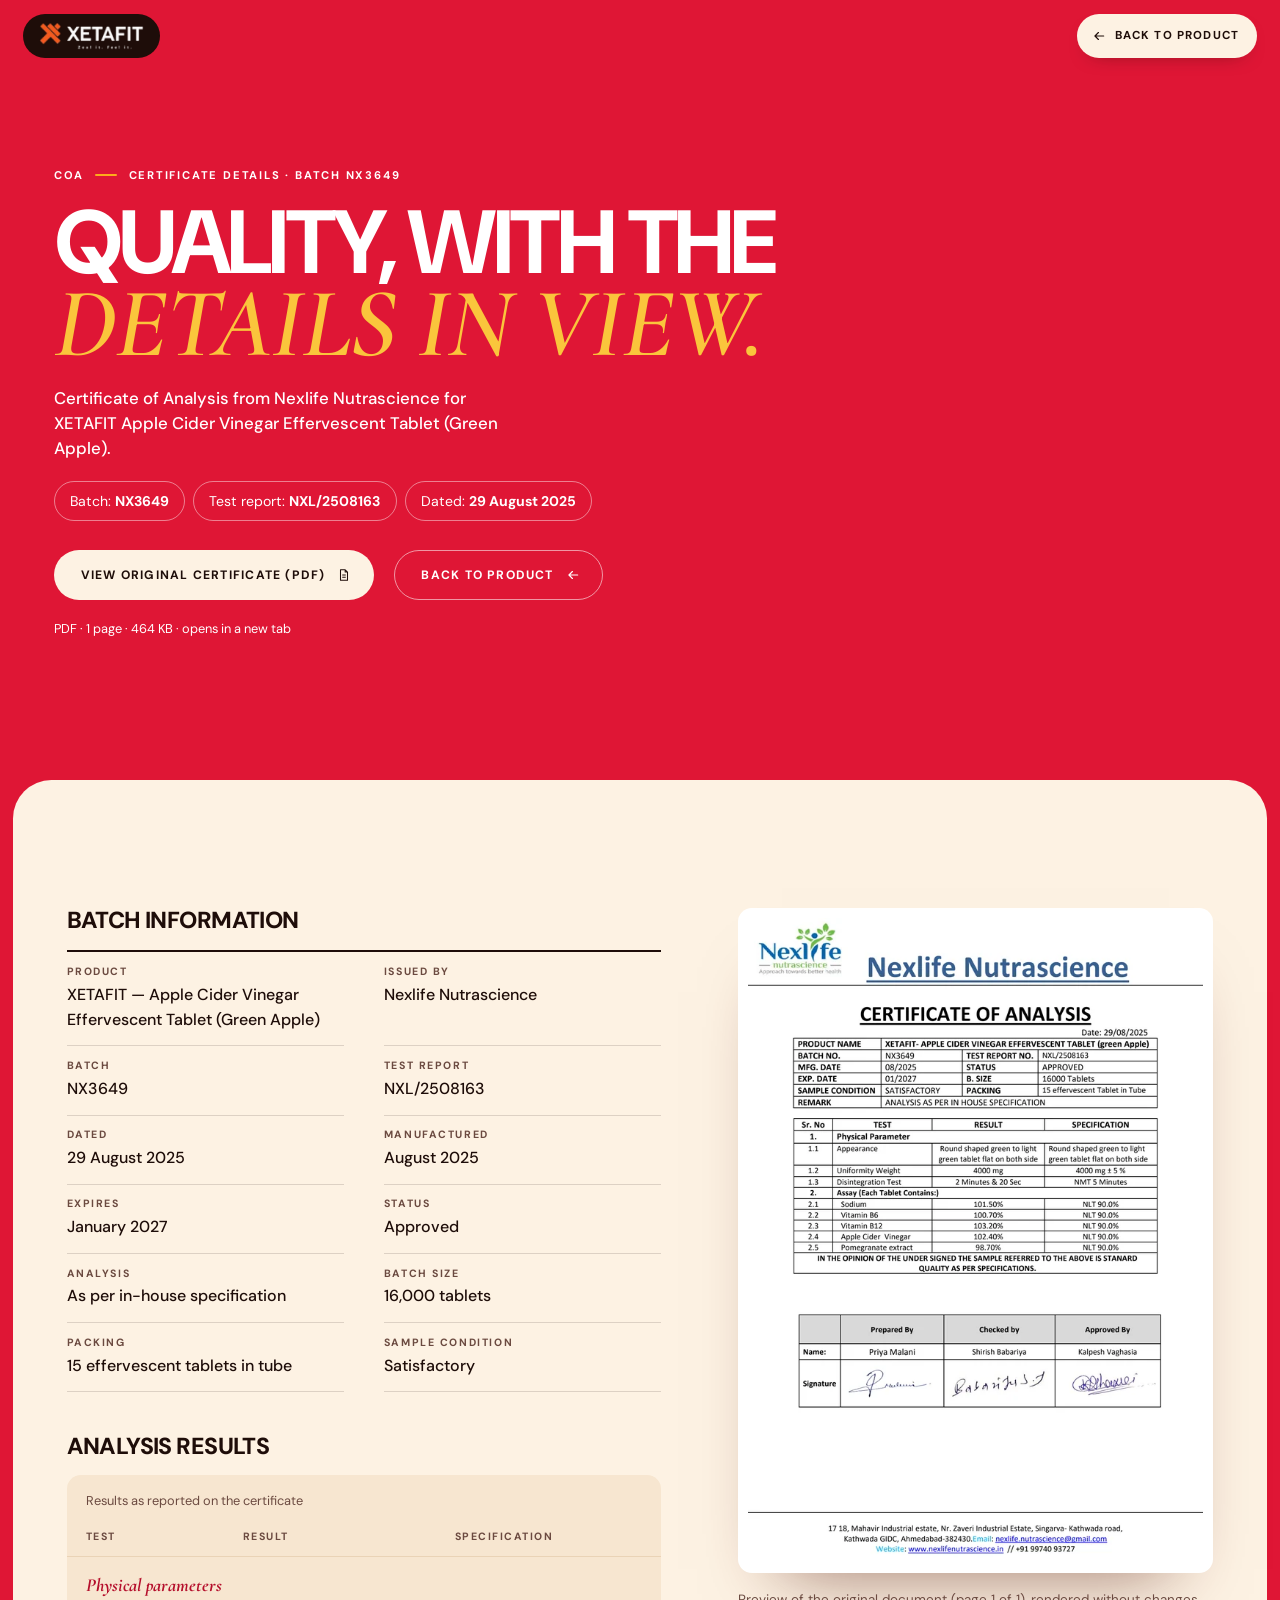
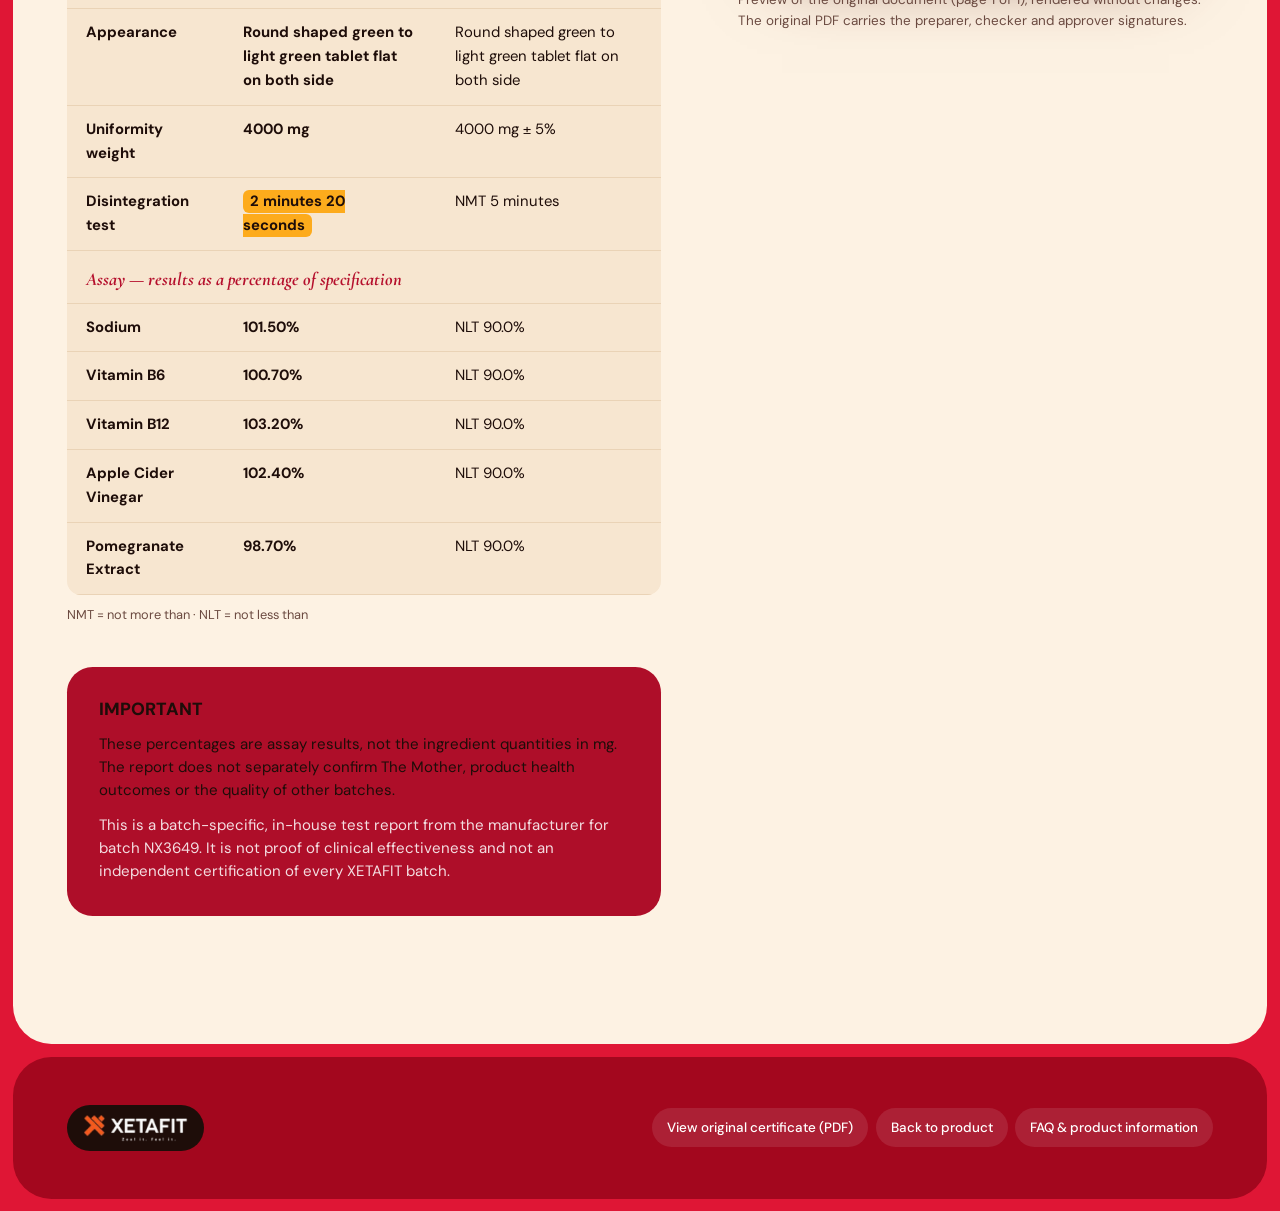
<file: certificate.html>
<!doctype html>
<html lang="en">
<head>
  <meta charset="utf-8">
  <meta name="viewport" content="width=device-width, initial-scale=1, viewport-fit=cover">
  <title>Certificate of Analysis — Batch NX3649 · XETAFIT</title>
  <meta name="description" content="Certificate of Analysis from Nexlife Nutrascience for XETAFIT Apple Cider Vinegar Effervescent Tablet (Green Apple), batch NX3649, test report NXL/2508163, dated 29 August 2025.">
  <meta name="theme-color" content="#DF1635">
  <link rel="icon" href="data:image/svg+xml,%3Csvg xmlns='http://www.w3.org/2000/svg' viewBox='0 0 32 32'%3E%3Crect width='32' height='32' rx='9' fill='%23DF1635'/%3E%3Ccircle cx='16' cy='16' r='7' fill='%23FDF2E3'/%3E%3C/svg%3E">
  <link rel="preconnect" href="https://fonts.googleapis.com">
  <link rel="preconnect" href="https://fonts.gstatic.com" crossorigin>
  <link rel="stylesheet" href="https://fonts.googleapis.com/css2?family=Cormorant+Garamond:ital,wght@0,500;0,600;1,500;1,600&family=DM+Sans:opsz,wght@9..40,400..900&display=swap">
  <link rel="stylesheet" href="css/style.css">
  <link rel="stylesheet" href="css/responsive.css">
  <link rel="stylesheet" href="css/animations.css">
</head>
<body class="cert-page">

<a class="skip-link" href="#main">Skip to the certificate details</a>

<svg class="sprite" aria-hidden="true" focusable="false">
  <symbol id="i-arrow" viewBox="0 0 24 24"><path d="M4 12h15M13 6l6 6-6 6" fill="none" stroke="currentColor" stroke-width="2" stroke-linecap="round" stroke-linejoin="round"/></symbol>
  <symbol id="i-back" viewBox="0 0 24 24"><path d="M20 12H5M11 6l-6 6 6 6" fill="none" stroke="currentColor" stroke-width="2" stroke-linecap="round" stroke-linejoin="round"/></symbol>
  <symbol id="i-doc" viewBox="0 0 24 24"><path d="M6 3h8l4 4v14H6z M14 3v4h4 M9 12h6 M9 16h6" fill="none" stroke="currentColor" stroke-width="1.8" stroke-linejoin="round"/></symbol>
</svg>

<header class="hdr hdr--simple">
  <!-- Official XETAFIT logo (see index.html) -->
  <a class="hdr__brand" href="index.html" aria-label="XETAFIT — product page"><img src="assets/images/xetafit-logo.png" alt="XETAFIT" width="256" height="68" decoding="async"></a>
  <div class="hdr__actions">
    <a class="hdr__cta hdr__cta--back" href="index.html#buy"><svg aria-hidden="true"><use href="#i-back"/></svg>Back to product</a>
  </div>
</header>

<main id="main">
  <section class="sec cert-hero" aria-labelledby="cert-title">
    <div class="wrap">
      <p class="eyebrow"><span class="eyebrow__n">COA</span>Certificate details · Batch NX3649</p>
      <h1 class="cert-hero__title" id="cert-title">QUALITY, WITH THE <em>DETAILS IN VIEW.</em></h1>
      <p class="lead">Certificate of Analysis from Nexlife Nutrascience for XETAFIT Apple Cider Vinegar Effervescent Tablet (Green Apple).</p>
      <ul class="cert-hero__facts">
        <li>Batch: <strong>NX3649</strong></li>
        <li>Test report: <strong>NXL/2508163</strong></li>
        <li>Dated: <strong>29 August 2025</strong></li>
      </ul>
      <div class="cta-row">
        <a class="btn btn--cream btn--lg" href="assets/documents/xetafit-certificate-NX3649.pdf" type="application/pdf" target="_blank" rel="noopener">View original certificate (PDF)
          <span class="btn__icon" aria-hidden="true"><svg><use href="#i-doc"/></svg></span>
        </a>
        <a class="btn btn--ghost btn--lg" href="index.html#buy">Back to product
          <span class="btn__icon" aria-hidden="true"><svg><use href="#i-back"/></svg></span>
        </a>
      </div>
      <p class="cert-hero__file">PDF · 1 page · 464 KB · opens in a new tab</p>
    </div>
  </section>

  <section class="sec sec--panel cert-body" aria-label="Certificate of Analysis details">
    <div class="panel panel--cream">
    <div class="wrap">
      <div class="cert-body__main">

        <div class="cert-block">
          <h2 class="cert-h2">Batch information</h2>
          <dl class="cert-dl">
            <div><dt>Product</dt><dd>XETAFIT — Apple Cider Vinegar Effervescent Tablet (Green Apple)</dd></div>
            <div><dt>Issued by</dt><dd>Nexlife Nutrascience</dd></div>
            <div><dt>Batch</dt><dd>NX3649</dd></div>
            <div><dt>Test report</dt><dd>NXL/2508163</dd></div>
            <div><dt>Dated</dt><dd>29 August 2025</dd></div>
            <div><dt>Manufactured</dt><dd>August 2025</dd></div>
            <div><dt>Expires</dt><dd>January 2027</dd></div>
            <div><dt>Status</dt><dd>Approved</dd></div>
            <div><dt>Analysis</dt><dd>As per in-house specification</dd></div>
            <div><dt>Batch size</dt><dd>16,000 tablets</dd></div>
            <div><dt>Packing</dt><dd>15 effervescent tablets in tube</dd></div>
            <div><dt>Sample condition</dt><dd>Satisfactory</dd></div>
          </dl>
        </div>

        <div class="cert-block">
          <h2 class="cert-h2">Analysis results</h2>
          <div class="cert-table-wrap" tabindex="0" role="region" aria-label="Analysis results table">
            <table class="cert-table">
              <caption>Results as reported on the certificate</caption>
              <thead>
                <tr><th scope="col">Test</th><th scope="col">Result</th><th scope="col">Specification</th></tr>
              </thead>
              <tbody>
                <tr class="cert-table__group"><th scope="rowgroup" colspan="3">Physical parameters</th></tr>
                <tr><th scope="row">Appearance</th><td>Round shaped green to light green tablet flat on both side</td><td>Round shaped green to light green tablet flat on both side</td></tr>
                <tr><th scope="row">Uniformity weight</th><td>4000 mg</td><td>4000 mg ± 5%</td></tr>
                <tr class="is-key"><th scope="row">Disintegration test</th><td><mark>2 minutes 20 seconds</mark></td><td>NMT 5 minutes</td></tr>
              </tbody>
              <tbody>
                <tr class="cert-table__group"><th scope="rowgroup" colspan="3">Assay — results as a percentage of specification</th></tr>
                <tr><th scope="row">Sodium</th><td>101.50%</td><td>NLT 90.0%</td></tr>
                <tr><th scope="row">Vitamin B6</th><td>100.70%</td><td>NLT 90.0%</td></tr>
                <tr><th scope="row">Vitamin B12</th><td>103.20%</td><td>NLT 90.0%</td></tr>
                <tr><th scope="row">Apple Cider Vinegar</th><td>102.40%</td><td>NLT 90.0%</td></tr>
                <tr><th scope="row">Pomegranate Extract</th><td>98.70%</td><td>NLT 90.0%</td></tr>
              </tbody>
            </table>
          </div>
          <p class="cert-abbr">NMT = not more than · NLT = not less than</p>
        </div>

        <aside class="cert-important" aria-labelledby="important-title">
          <h2 id="important-title">Important</h2>
          <p>These percentages are assay results, not the ingredient quantities in mg. The report does not separately confirm The Mother, product health outcomes or the quality of other batches.</p>
          <p>This is a batch-specific, in-house test report from the manufacturer for batch NX3649. It is not proof of clinical effectiveness and not an independent certification of every XETAFIT batch.</p>
        </aside>
      </div>

      <figure class="cert-preview">
        <a class="cert-preview__frame" href="assets/documents/xetafit-certificate-NX3649.pdf" target="_blank" rel="noopener" aria-label="Open the original certificate PDF in a new tab">
          <img src="assets/images/certificate-preview.webp" srcset="assets/images/certificate-preview-sm.webp 620w, assets/images/certificate-preview.webp 1200w" sizes="(min-width: 960px) 40vw, 100vw" alt="Preview of the original Nexlife Nutrascience Certificate of Analysis for XETAFIT batch NX3649" width="1200" height="1697" loading="lazy" decoding="async">
        </a>
        <figcaption>Preview of the original document (page 1 of 1), rendered without changes. The original PDF carries the preparer, checker and approver signatures.</figcaption>
      </figure>
    </div>
    </div>
  </section>
</main>

<footer class="site-footer">
  <div class="wrap site-footer__inner">
    <a class="site-footer__brand" href="index.html" aria-label="XETAFIT — product page"><img src="assets/images/xetafit-logo.png" alt="XETAFIT" width="256" height="68" loading="lazy" decoding="async"></a>
    <ul class="site-footer__links">
      <li><a href="assets/documents/xetafit-certificate-NX3649.pdf" target="_blank" rel="noopener">View original certificate (PDF)</a></li>
      <li><a href="index.html#buy">Back to product</a></li>
      <li><a href="index.html#faq">FAQ &amp; product information</a></li>
    </ul>
  </div>
</footer>

</body>
</html>
</file>
<file: css/style.css>
/* ==========================================================================
   XETAFIT — style.css
   Reference-led rebuild: saturated red page, deep burgundy contrast panels,
   warm cream product surfaces, golden purchase accents, heavy sans display
   type with an editorial serif.

   Phone-first. Wider compositions live in responsive.css; every animation
   lives in animations.css (loaded last).

    1. Tokens            9. 03 Product + purchase   17. 11 FAQ
    2. Base             10. 04 How it works         18. 12 Final
    3. Layout           11. 05 Benefits             19. Footer
    4. Typography       12. 06 Ingredients          20. Certificate page
    5. Components       13. 07 Lifestyle            21. Motion wrappers
    6. Header + menu    14. 08 Comparison
    7. 01 Hero          15. 09 Reviews
    8. 02 The switch    16. 10 Quality
   ========================================================================== */

/* 1. TOKENS ================================================================ */
:root {
  /* Colour, sampled from the reference frames */
  --red: #DF1635;            /* page + open sections                         */
  --burgundy: #AE0E29;       /* contrast panels                              */
  --burgundy-deep: #A3071E;  /* navigation capsules, footer                  */
  --cream: #FDF2E3;          /* product cards, readable surfaces             */
  --cream-2: #F7E6D0;        /* inset areas on cream                         */
  --cream-3: #EAD3B6;        /* hairlines, disabled fills on cream           */
  --gold: #FDAB1C;           /* purchase buttons (ink text 9.9:1)            */
  --gold-hi: #FAC53C;        /* large accents on red (3.1:1), any size on burgundy (4.5:1) */
  --ink: #1E0D09;            /* text on cream (17:1), logo plate             */
  --ink-soft: #6B4A40;       /* secondary text on cream (7.1:1)              */
  --red-ink: #B50F2C;        /* red text on cream (6.1:1)                    */
  --white: #FFFFFF;          /* text on red (4.9:1) and burgundy (7.3:1)     */
  --type-ghost: rgba(255, 255, 255, .13);   /* oversized background lettering */

  /* Type */
  --f-sans: "DM Sans", "Helvetica Neue", Arial, sans-serif;
  --f-serif: "Cormorant Garamond", "Cormorant", Garamond, Georgia, serif;
  --text-h2: clamp(2.35rem, 9.6vw, 3.4rem);
  --text-lead: clamp(1.05rem, 1.25vw, 1.2rem);

  /* Space + shape */
  --gutter: clamp(18px, 4.2vw, 56px);
  --max: 1240px;
  --pad-y: clamp(76px, 10vw, 144px);
  --inset: clamp(8px, 1vw, 14px);           /* panels sit just inside the page edge */
  --r-panel: clamp(26px, 3vw, 40px);
  --r-card: clamp(20px, 2vw, 26px);
  --r-sm: 14px;
  --hdr-top: 14px;
  --hdr-item: 44px;

  /* Motion */
  --ease: cubic-bezier(.22, 1, .36, 1);
  --ease-io: cubic-bezier(.65, 0, .35, 1);
  --dur-hover: .24s;
}

/* 2. BASE ================================================================== */
*, *::before, *::after { box-sizing: border-box; }

html {
  -webkit-text-size-adjust: 100%;
  text-size-adjust: 100%;
  scroll-padding-top: calc(var(--hdr-top) + var(--hdr-item) + 28px);
  background: var(--red);
}

body {
  margin: 0;
  font: 400 1rem/1.6 var(--f-sans);
  color: var(--white);
  background: var(--red);
  -webkit-font-smoothing: antialiased;
  -moz-osx-font-smoothing: grayscale;
  text-rendering: optimizeLegibility;
  overflow-x: clip;
}

img, svg { display: block; max-width: 100%; }
img { height: auto; }
h1, h2, h3, p, ul, ol, dl, dd, figure { margin: 0; }
ul, ol { padding: 0; list-style: none; }
a { color: inherit; text-underline-offset: .2em; text-decoration-thickness: 1px; }
button { font: inherit; }
strong { font-weight: 700; }

.sprite { position: absolute; width: 0; height: 0; overflow: hidden; }
.sr-only {
  position: absolute; width: 1px; height: 1px; padding: 0; margin: -1px;
  overflow: hidden; clip: rect(0 0 0 0); white-space: nowrap; border: 0;
}

.skip-link {
  position: fixed; z-index: 100; top: 12px; left: 12px;
  padding: .8rem 1.2rem; border-radius: 999px;
  background: var(--cream); color: var(--ink);
  font: 700 .85rem/1 var(--f-sans); text-decoration: none;
  translate: 0 -160%;
  transition: translate .3s var(--ease);
}
.skip-link:focus { translate: 0 0; }

:focus-visible {
  outline: 2px solid var(--focus, var(--white));
  outline-offset: 3px;
  border-radius: 6px;
}

/* 3. LAYOUT ================================================================ */
.wrap {
  width: 100%;
  max-width: calc(var(--max) + 2 * var(--gutter));
  margin-inline: auto;
  padding-inline: var(--gutter);
}

/* Surfaces. Components read these variables, never fixed colours. */
.sec, .panel--burgundy, .panel--cream, .buy-card, .step, .spec, .versus__side,
.review, .final-card, .life__card, .safety, .menu, .site-footer {
  color: var(--fg);
}
.sec {
  --fg: var(--white);
  --head: var(--white);
  --em: var(--gold-hi);
  --soft: var(--white);
  --line: rgba(255, 255, 255, .3);
  --focus: var(--white);
  position: relative;
  isolation: isolate;
  overflow-x: clip;               /* entrances that start off to the side never widen the page (clip, not hidden: keeps view() timelines working) */
  padding-block: var(--pad-y);
}
/* A panel section is a rounded colour block inset from the page edge, as in the
   reference. The page red shows between neighbouring blocks. */
.sec--panel { padding: var(--inset); }
.panel {
  position: relative;
  isolation: isolate;
  border-radius: var(--r-panel);
  padding-block: var(--pad-y);
}
.panel--burgundy {
  --fg: var(--white);
  --head: var(--white);
  --em: var(--gold-hi);
  --soft: rgba(255, 255, 255, .84);
  --line: rgba(255, 255, 255, .22);
  --focus: var(--white);
  background: var(--burgundy);
}
.panel--cream, .buy-card, .step, .spec, .versus__side--old, .review {
  --fg: var(--ink);
  --head: var(--ink);
  --em: var(--red-ink);
  --soft: var(--ink-soft);
  --line: rgba(30, 13, 9, .14);
  --focus: var(--ink);
}
.panel--cream { background: var(--cream); }

.sec-head { display: grid; gap: 1rem; margin-bottom: clamp(36px, 5.4vw, 72px); }
.sec-head--center { justify-items: center; text-align: center; }
.sec-head--center .lead { margin-inline: auto; }
.sec-head--split > div { display: grid; gap: 1rem; }
.sec-head--split { gap: 1.3rem; }

/* 4. TYPOGRAPHY ============================================================ */
/* Section label: number, a short gold rule, name */
.eyebrow {
  display: flex;
  align-items: center;
  gap: .7rem;
  font: 700 .7rem/1.3 var(--f-sans);
  letter-spacing: .16em;
  text-transform: uppercase;
  color: var(--fg);
}
.eyebrow__n {
  display: inline-flex;
  align-items: center;
  gap: .7rem;
  font-variant-numeric: lining-nums tabular-nums;
}
.eyebrow__n::after {
  content: "";
  width: 22px;
  height: 2px;
  border-radius: 2px;
  background: var(--gold);
}
.eyebrow--ink .eyebrow__n::after { background: var(--red-ink); }
.sec-head--center .eyebrow { justify-content: center; }
.eyebrow__dot { flex: none; width: 7px; height: 7px; border-radius: 50%; background: var(--gold-hi); }

/* Section headline: heavy DM Sans capitals with an italic Cormorant accent */
.h2 {
  font-family: var(--f-sans);
  font-weight: 800;
  font-size: var(--text-h2);
  line-height: .93;
  letter-spacing: -.035em;
  text-transform: uppercase;
  color: var(--head);
  text-wrap: balance;
}
.h2 em, .hero__title em {
  font-family: var(--f-serif);
  font-style: italic;
  font-weight: 600;
  font-size: 1.1em;
  line-height: .8;
  letter-spacing: -.012em;
  color: var(--em);
}
/* Editorial headline: all-serif capitals, as the reference's story panels */
.h2--serif {
  font-family: var(--f-serif);
  font-weight: 600;
  font-size: clamp(2.45rem, 10vw, 3.6rem);
  line-height: .96;
  letter-spacing: .004em;
}
.h2--serif em { font-size: 1em; font-weight: 600; }

.lead {
  max-width: 38ch;
  font-size: var(--text-lead);
  font-weight: 500;
  line-height: 1.5;
  color: var(--fg);
}
.body { max-width: 46ch; color: var(--soft); }
.muted { color: var(--soft); }
.note {
  max-width: 54ch;
  font-size: .88rem;
  line-height: 1.55;
  color: var(--soft);
}
.note--center { margin-inline: auto; text-align: center; }

/* 5. COMPONENTS ============================================================ */

/* Buttons: compact capsules, small arrow, no icon wells.
   .btn--gold   purchase actions   (Buy now, Add to cart, Get your 4-pack)
   .btn--cream  information        (View certificate, Back to product)
   .btn--ghost  quiet outline      (secondary links on dark surfaces)       */
.btn {
  --b-bg: var(--gold);
  --b-fg: var(--ink);
  --b-line: transparent;
  --b-hover: #FFBC3F;
  --shift: 3px;
  display: inline-flex;
  align-items: center;
  justify-content: center;
  gap: 10px;
  height: 42px;
  padding: 0 18px 0 20px;
  border: 1px solid var(--b-line);
  border-radius: 999px;
  background: var(--b-bg);
  color: var(--b-fg);
  font: 700 .72rem/1 var(--f-sans);
  letter-spacing: .1em;
  text-transform: uppercase;
  text-decoration: none;
  white-space: nowrap;
  cursor: pointer;
  transition: background-color var(--dur-hover) var(--ease), border-color var(--dur-hover) var(--ease),
              color var(--dur-hover) var(--ease), translate var(--dur-hover) var(--ease),
              box-shadow var(--dur-hover) var(--ease);
}
.btn--lg { height: 50px; padding: 0 22px 0 26px; font-size: .76rem; gap: 12px; }
.btn--block { width: 100%; }
.btn--cream { --b-bg: var(--cream); --b-fg: var(--ink); --b-hover: var(--white); }
.btn--ghost { --b-bg: transparent; --b-fg: var(--white); --b-line: rgba(255, 255, 255, .55); --b-hover: rgba(255, 255, 255, .1); }

.btn__icon { display: grid; place-items: center; flex: none; width: 14px; height: 14px; }
.btn__icon svg { width: 14px; height: 14px; transition: translate var(--dur-hover) var(--ease); }
.btn__icon:has(use[href="#i-doc"]), .btn__icon:has(use[href="#i-plus"]) { --shift: 0px; }
.btn__icon:has(use[href="#i-back"]) { --shift: -3px; }

.btn:hover, .btn:focus-visible {
  --b-bg: var(--b-hover);
  translate: 0 -1px;
  box-shadow: 0 10px 22px -14px rgba(30, 13, 9, .55);
}
.btn--ghost:hover, .btn--ghost:focus-visible { --b-line: var(--white); box-shadow: none; }
.btn:hover .btn__icon svg, .btn:focus-visible .btn__icon svg { translate: var(--shift) 0; }
.btn:active { translate: 0 0; box-shadow: none; }
.btn:focus-visible { outline: 2px solid var(--focus, var(--white)); outline-offset: 3px; }

.btn:disabled, .btn:disabled:hover {
  --b-bg: var(--cream-3);
  --b-fg: var(--ink-soft);
  cursor: not-allowed;
  translate: none;
  box-shadow: none;
}
.btn:disabled .btn__icon svg { translate: none; }

.cta-row { display: flex; flex-wrap: wrap; align-items: center; gap: 14px 20px; }

/* "Pack of 4 — 60 tablets" next to Buy Now */
.pack-tag {
  display: flex;
  align-items: center;
  gap: .65rem;
  font: 800 .78rem/1.2 var(--f-sans);
  letter-spacing: .1em;
  text-transform: uppercase;
  color: var(--fg);
}
.pack-tag span { display: inline-flex; align-items: center; gap: .65rem; font-weight: 600; }
.pack-tag span::before { content: ""; width: 16px; height: 1.5px; background: currentColor; opacity: .75; }

/* Small dark pill (the reference's rating badge) */
.badge {
  display: inline-flex;
  align-items: center;
  height: 26px;
  padding: 0 11px;
  border-radius: 999px;
  background: var(--ink);
  color: var(--white);
  font: 700 .64rem/1 var(--f-sans);
  letter-spacing: .1em;
  text-transform: uppercase;
  font-variant-numeric: lining-nums;
}

/* Gold check list */
.checks { display: grid; gap: .75rem; }
.checks li { display: flex; align-items: center; gap: .8rem; font-weight: 600; }
.checks svg {
  flex: none;
  width: 24px;
  height: 24px;
  padding: 5px;
  border-radius: 50%;
  background: var(--gold);
  color: var(--ink);
}

/* Dot list on cream */
.dots { display: grid; gap: .55rem; font-size: .93rem; }
.dots li { position: relative; padding-left: 1.15rem; line-height: 1.45; }
.dots li::before {
  content: "";
  position: absolute;
  left: 0;
  top: .55em;
  width: 6px;
  height: 6px;
  border-radius: 50%;
  background: var(--red);
}

/* Decorative "+" marks scattered over the page, as in the reference */
.cross { position: absolute; z-index: 0; width: 14px; height: 14px; opacity: .6; pointer-events: none; }
.cross::before, .cross::after {
  content: "";
  position: absolute;
  left: 50%;
  top: 50%;
  width: 14px;
  height: 1.5px;
  translate: -50% -50%;
  background: var(--white);
}
.cross::after { rotate: 90deg; }
.cross--a { right: 3%; top: 64%; }
.cross--b { left: 2.2%; top: 56%; }
.cross--c { right: 3.4%; top: 22%; }
.cross--d { right: 2.6%; top: 7%; }
.cross--e { left: 3%; top: 18%; }

/* Product renders (tools/render_product.py). .tube has the render's proportions;
   .tube__shadow is the real ground shadow from the studio shot, in tube-relative %. */
.tube { position: relative; display: block; aspect-ratio: 360 / 1369; }
.tube__img { position: relative; display: block; width: 100%; height: 100%; }
.tube__shadow {
  position: absolute;
  left: -66.67%;
  top: 95.98%;
  width: 233.89%;
  max-width: none;
  height: auto;
  pointer-events: none;
}
.tube__shadow--soft { left: -34.17%; top: 92.62%; width: 174.44%; }

/* Oversized background lettering (03 Product, 12 Final) */
.bigtype {
  position: absolute;
  z-index: -1;
  inset-inline: 0;
  top: clamp(36px, 6vw, 84px);
  overflow: clip;
  font: 600 clamp(4.6rem, 16vw, 15.5rem)/.82 var(--f-serif);
  letter-spacing: -.02em;
  text-transform: uppercase;
  text-align: center;
  white-space: nowrap;
  color: var(--type-ghost);
  pointer-events: none;
  font-variant-numeric: lining-nums;
}
.bigtype span { display: inline-block; }

/* 6. HEADER + MENU ======================================================== */
/* Three floating capsules. The bar itself is transparent and lets clicks
   through; only the capsules are interactive. */
.hdr {
  position: fixed;
  z-index: 60;
  top: var(--hdr-top);
  inset-inline: clamp(10px, 1.8vw, 26px);
  display: flex;
  align-items: center;
  justify-content: space-between;
  gap: 12px;
  pointer-events: none;
}
.hdr > * { pointer-events: auto; }

.hdr__brand {
  display: inline-flex;
  align-items: center;
  flex: none;
  height: var(--hdr-item);
  padding-inline: 16px;
  border-radius: 999px;
  background: var(--ink);
  transition: background-color var(--dur-hover) var(--ease);
}
.hdr__brand img { width: auto; height: 28px; aspect-ratio: 256 / 68; }
.hdr__brand:hover { background: #3A1A12; }

.hdr__nav { display: none; }
.hdr__nav ul {
  display: flex;
  align-items: center;
  gap: 2px;
  padding: 4px;
  border-radius: 999px;
  background: rgba(163, 7, 30, .9);
  -webkit-backdrop-filter: blur(8px);
  backdrop-filter: blur(8px);
  box-shadow: 0 10px 26px -18px rgba(30, 13, 9, .7);
}
.hdr__nav a {
  display: flex;
  align-items: center;
  height: 36px;
  padding-inline: 15px;
  border-radius: 999px;
  color: var(--white);
  font: 600 .78rem/1 var(--f-sans);
  text-decoration: none;
  white-space: nowrap;
  transition: background-color var(--dur-hover) var(--ease), color var(--dur-hover) var(--ease);
}
.hdr__nav a:hover { background: rgba(255, 255, 255, .14); }

.hdr__actions { display: flex; align-items: center; gap: 8px; }
.hdr__icon, .hdr__menu, .hdr__cta {
  display: inline-flex;
  align-items: center;
  justify-content: center;
  height: var(--hdr-item);
  border-radius: 999px;
  text-decoration: none;
  transition: background-color var(--dur-hover) var(--ease), translate var(--dur-hover) var(--ease);
}
.hdr__icon {
  display: none;
  width: var(--hdr-item);
  background: rgba(163, 7, 30, .9);
  color: var(--white);
}
.hdr__icon svg { width: 18px; height: 18px; }
.hdr__icon:hover { background: var(--ink); }
.hdr__menu {
  gap: 8px;
  padding: 0 16px 0 13px;
  background: rgba(163, 7, 30, .92);
  color: var(--white);
  font: 700 .72rem/1 var(--f-sans);
  letter-spacing: .1em;
  text-transform: uppercase;
}
.hdr__menu svg { width: 18px; height: 18px; }
.hdr__cta {
  gap: 9px;
  padding: 0 16px 0 18px;
  background: var(--cream);
  color: var(--ink);
  font: 700 .72rem/1 var(--f-sans);
  letter-spacing: .1em;
  text-transform: uppercase;
  box-shadow: 0 8px 20px -14px rgba(30, 13, 9, .6);
}
.hdr__cta svg { width: 14px; height: 14px; transition: translate var(--dur-hover) var(--ease); }
.hdr__cta:hover { background: var(--white); translate: 0 -1px; }
.hdr__cta:hover svg { translate: 3px 0; }

/* Phone / tablet menu: shown while #menu is the URL target */
.menu {
  --fg: var(--white);
  --focus: var(--white);
  position: fixed;
  z-index: 70;
  inset: 8px;
  display: flex;
  flex-direction: column;
  gap: 18px;
  padding: 10px 10px 22px;
  overflow-y: auto;
  border-radius: 28px;
  background: var(--burgundy);
  visibility: hidden;
  opacity: 0;
  translate: 0 -10px;
  transition: opacity .32s var(--ease), translate .32s var(--ease), visibility 0s linear .32s;
}
.menu:target { visibility: visible; opacity: 1; translate: 0 0; transition-delay: 0s; }
.menu__top { display: flex; align-items: center; justify-content: space-between; padding: 4px 4px 0 18px; }
.menu__title { font: 700 .7rem/1 var(--f-sans); letter-spacing: .16em; text-transform: uppercase; }
.menu__close {
  display: grid;
  place-items: center;
  width: 46px;
  height: 46px;
  border-radius: 50%;
  background: var(--cream);
  color: var(--ink);
}
.menu__close svg { width: 18px; height: 18px; }
.menu__links { display: grid; padding-inline: 18px; }
.menu__links a {
  display: flex;
  align-items: baseline;
  gap: 16px;
  padding: 13px 0;
  border-bottom: 1px solid rgba(255, 255, 255, .18);
  font: 600 clamp(1.9rem, 8vw, 2.6rem)/1.05 var(--f-serif);
  text-decoration: none;
}
.menu__links span { font: 700 .7rem/1 var(--f-sans); letter-spacing: .12em; color: var(--gold-hi); font-variant-numeric: lining-nums; }
.menu__foot { display: flex; flex-wrap: wrap; gap: 10px; margin-top: auto; padding-inline: 18px; }

/* 7. 01 HERO =============================================================== */
.hero {
  --marquee-h: clamp(84px, 13vw, 190px);
  display: flex;
  flex-direction: column;
  overflow: clip;
  padding-top: calc(var(--hdr-top) + var(--hdr-item) + clamp(34px, 6vh, 64px));
  padding-bottom: calc(var(--marquee-h) + 18px);     /* facts and CTA stay clear of the marquee */
}
.hero__inner { position: relative; z-index: 2; flex: 1; display: flex; flex-direction: column; }
.hero__eyebrow { gap: .6rem; font-size: .66rem; letter-spacing: .14em; }

.hero__title {
  margin-top: 1.1rem;
  font: 800 clamp(2.9rem, 14.2vw, 4.6rem)/.9 var(--f-sans);
  letter-spacing: -.03em;
  text-transform: uppercase;
  color: var(--white);
}
/* each line is a mask for the entrance; padding leaves room for the italic overhang */
.hero__title .line {
  display: block;
  overflow: clip;
  padding: .08em .14em .1em;
  margin: -.08em -.14em -.1em;
}
.hero__title .intro-line { display: inline-block; }
.hero__title em { font-size: 1.12em; padding-right: .04em; }

.hero__stage { flex: 1; display: grid; gap: 1.8rem; margin-top: 1.6rem; }
.hero__copy { display: grid; gap: 1.2rem; justify-items: start; align-content: center; }
.hero__lead { max-width: 28ch; font-size: clamp(1.08rem, 1.4vw, 1.25rem); font-weight: 500; line-height: 1.45; }
.hero__flavour {
  display: inline-flex;
  align-items: center;
  gap: .6rem;
  min-height: 36px;
  padding: 0 14px 0 12px;
  border: 1px solid rgba(255, 255, 255, .45);
  border-radius: 999px;
  font: 600 .8rem/1.2 var(--f-sans);
}
.hero__cta { margin-top: .4rem; }

.hero__art {
  position: relative;
  z-index: 2;
  height: clamp(360px, 104vw, 470px);
  container-type: size;            /* cqh = 1% of the art height: every hero distance scales with it */
  --t-top: 13cqh;                  /* the tube canvas: headroom above it for the lifted cap */
  --t-h: 85cqh;
  --tab: 23.1cqh;                  /* tablet frame = 2.64 x tablet radius; radius = 0.89 x the tube's inner radius */
}
/* Tube canvas: all tube layers share it (tools/build_hero_layers.py, geometry in tools/hero-layers.json).
   The ground shadow uses the same box but stays on the floor while the product moves. */
.hero__product, .hero__ground {
  position: absolute;
  top: var(--t-top);
  left: 50%;
  height: var(--t-h);
  aspect-ratio: 360 / 1369;
  translate: -50% 0;
}
.hero__product { z-index: 1; isolation: isolate; transform-origin: 50% 100%; pointer-events: none; }   /* decorative layers never catch clicks */
.hero__ground .tube__shadow { opacity: .95; }
.hero__layer, .hero__closed { position: absolute; inset: 0; display: block; width: 100%; height: 100%; }
.hero__tube { display: block; width: 100%; height: 100%; }
/* stacking, back to front; the opening layers are only shown during the sequence */
.hero__well   { z-index: 1; opacity: 0; }   /* inside of the tube, seen through the opening */
.hero__open   { z-index: 3; opacity: 0; }
.hero__closed { z-index: 4; }
.hero__cap    { z-index: 5; opacity: 0; transform-origin: 50% 5%; }

/* The two tablets: ray-traced frame strips (16 frames, last = resting angle).
   Positioned by their centre (--tx from the tube axis, --ty from the canvas top). */
.tab {
  position: absolute;
  z-index: 6;
  width: var(--tab);
  aspect-ratio: 1;
  left: calc(50% + var(--tx) - var(--tab) / 2);
  top: calc(var(--ty) - var(--tab) / 2);
}
.tab--1 { --tx: -23cqh; --ty: 17cqh; --tr: -14deg; }
.tab--2 { --tx: 22cqh;  --ty: 53cqh; --tr: 15deg; }
.tab__y { display: block; width: 100%; height: 100%; rotate: var(--tr); }
.tab__bob, .tab__img { display: block; width: 100%; height: 100%; }
.tab__img {
  background: url("../assets/images/hero-tablet-1.webp") 100% 0 / 1600% 100% no-repeat;
  filter: drop-shadow(8px 16px 12px rgba(60, 0, 12, .26));
}
.tab--2 .tab__img { background-image: url("../assets/images/hero-tablet-2.webp"); }

.hero__facts { display: grid; grid-template-columns: repeat(3, minmax(0, 1fr)); gap: 12px; }
.hero__facts li { display: grid; align-content: start; gap: .45rem; padding-top: .8rem; border-top: 1px solid var(--line); }
.hero__facts strong {
  display: flex;
  align-items: baseline;
  gap: .08em;
  font: 600 clamp(2rem, 9vw, 3.6rem)/1 var(--f-serif);
  letter-spacing: -.01em;
  font-variant-numeric: lining-nums;
  white-space: nowrap;
}
.hero__facts small { font-size: .42em; font-weight: 700; font-family: var(--f-sans); letter-spacing: .02em; color: var(--gold-hi); }
.hero__facts span { font: 700 .62rem/1.3 var(--f-sans); letter-spacing: .12em; text-transform: uppercase; }

/* Carbonation (hero only): rendered bubble sprites rising behind the content
   (markup from tools/make_fizz.py, motion in animations.css) */
.fizz-field {
  position: absolute;
  z-index: 1;
  inset: 30% 0 0;
  overflow: hidden;
  pointer-events: none;
  container-type: size;
}
.fizz-field i {
  position: absolute;
  left: var(--x);
  bottom: var(--y, 0%);
  width: var(--s);
  height: var(--s);
  margin-left: calc(var(--s) / -2);
  background: url("../assets/images/bubble-1.webp") center / 100% 100% no-repeat;
  opacity: 0;
}
.fizz-field .b2 { background-image: url("../assets/images/bubble-2.webp"); }
.fizz-field .b3 { background-image: url("../assets/images/bubble-3.webp"); }

/* Oversized serif marquee along the lower hero edge, behind the product */
.marquee {
  position: absolute;
  z-index: 1;
  inset-inline: 0;
  bottom: 0;
  height: var(--marquee-h);
  overflow: hidden;
  pointer-events: none;
}
.marquee__track { display: flex; width: max-content; height: 100%; align-items: flex-end; }
.marquee__group { display: flex; flex: none; min-width: 100vw; }
.marquee span {
  display: block;
  flex: none;
  padding-right: .3em;
  font: 600 var(--marquee-h)/.84 var(--f-serif);
  letter-spacing: -.015em;
  text-transform: uppercase;
  white-space: nowrap;
  color: var(--type-ghost);
}

/* 8. 02 THE SWITCH ========================================================= */
.switch__grid { display: grid; gap: clamp(40px, 6vw, 80px); }
.switch__copy { display: grid; gap: 1.15rem; align-content: start; }
.switch__copy .checks { margin-top: .5rem; }

.switch__visual { position: relative; }
.switch__stage {
  position: relative;
  aspect-ratio: 5 / 5.2;
  border-radius: var(--r-card);
  background: var(--red);
  overflow: clip;
}
.switch__stage { container-type: size; }
.switch__pose, .switch__float { position: absolute; inset: 0; display: block; }
.switch__pose { transform: perspective(1000px) rotate(-12deg); transform-origin: 50% 55%; }
.switch__piece { position: absolute; left: 50%; translate: -50% 0; display: block; }
.switch__art { display: block; width: 100%; height: 100%; background-image: url("../assets/images/switch-open-product-layers.png"); background-repeat: no-repeat; }
.switch__body { top: 32%; height: 62%; aspect-ratio: 340 / 1170; }
.switch__cap { top: 6%; width: 18.02cqh; aspect-ratio: 460 / 335; }
.switch__tablet { top: 21.93%; width: 10.5cqh; aspect-ratio: 310 / 250; }
.switch__shadow { position: absolute; left: 50%; bottom: 2%; width: 42%; max-width: none; translate: -50% 0; opacity: .65; }
.switch__body .switch__art { background-size: 368.82353% 107.17949%; background-position: 18.05252% 71.42857%; }
.switch__cap .switch__art { background-size: 272.60870% 374.32836%; background-position: 85.64232% 19.58651%; }
.switch__tablet .switch__art { background-size: 404.51613% 501.60000%; background-position: 80.50847% 77.19124%; }

.oldway {
  --fg: var(--ink);
  position: relative;
  display: grid;
  grid-template-columns: auto 1fr;
  align-items: center;
  gap: 1rem;
  width: min(92%, 360px);
  margin: 18px auto 0;
  padding: .9rem 1.2rem .9rem .9rem;
  border-radius: var(--r-sm);
  background: var(--cream);
  color: var(--ink);
  box-shadow: 0 24px 44px -26px rgba(30, 13, 9, .7);
}
.oldway__art { display: block; width: 76px; overflow: hidden; border-radius: 10px; background: #F6EBD3; }   /* the render sits on this exact colour */
.oldway figcaption { font-size: .86rem; line-height: 1.4; color: var(--ink-soft); }

/* 9. 03 PRODUCT + PURCHASE ================================================= */
.buy { overflow: clip; }
.buy-card {
  display: grid;
  gap: 10px;
  padding: 10px;
  border-radius: var(--r-panel);
  background: var(--cream);
  box-shadow: 0 50px 90px -60px rgba(60, 0, 12, .75);
}
.buy-card__media {
  position: relative;
  display: grid;
  place-items: center;
  min-width: 0;
  padding: clamp(36px, 5vw, 64px) clamp(20px, 4vw, 56px) clamp(28px, 4vw, 48px);
  border-radius: calc(var(--r-panel) - 8px);
  background: var(--cream-2);
}
.buy-card__badge { position: absolute; top: 16px; right: 16px; z-index: 2; }
.buy-card__media img { display: block; width: 100%; }

.buy-card__body { display: grid; gap: 18px; align-content: center; min-width: 0; padding: 18px 12px 12px; }
.buy-card__name {
  font: 600 clamp(2rem, 3.2vw, 2.85rem)/1 var(--f-serif);
  letter-spacing: -.008em;
  text-wrap: balance;
}
.buy-card__desc { max-width: 48ch; color: var(--ink-soft); }

.pack-fact {
  display: flex;
  flex-wrap: wrap;
  align-items: center;
  justify-content: space-between;
  gap: .6rem 1rem;
  padding-block: 16px;
  border-block: 1px solid var(--line);
}
.pack-fact__big {
  font: 800 clamp(1.7rem, 2.6vw, 2.1rem)/1 var(--f-sans);
  letter-spacing: -.03em;
  text-transform: uppercase;
}
.pack-fact__eq { display: flex; flex-wrap: wrap; gap: 6px; }
.pack-fact__eq span {
  padding: .4rem .75rem;
  border-radius: 999px;
  background: var(--cream-2);
  font-size: .8rem;
  font-weight: 600;
}

.live { display: grid; }
.live > div {
  display: grid;
  grid-template-columns: 84px 1fr;
  align-items: baseline;
  gap: .8rem;
  padding: .55rem 0;
  border-bottom: 1px solid var(--line);
}
.live dt { font: 700 .64rem/1.2 var(--f-sans); letter-spacing: .14em; text-transform: uppercase; color: var(--ink-soft); }
.live dd { font-size: .88rem; font-weight: 500; line-height: 1.35; }
.pending { color: var(--ink-soft); font-style: italic; font-weight: 400; }

.cart { display: grid; gap: .7rem; margin-top: 4px; }
.cart-status { font-size: .76rem; line-height: 1.5; color: var(--ink-soft); }
.cart-status strong { color: var(--ink); }

/* 10. 04 HOW IT WORKS ====================================================== */
.steps { display: grid; gap: 14px; }
.step {
  position: relative;
  display: flex;
  flex-direction: column;
  padding: 8px 8px 26px;
  border-radius: var(--r-card);
  background: var(--cream);
  transition: translate .45s var(--ease), box-shadow .45s var(--ease);
}
.step:hover { translate: 0 -4px; box-shadow: 0 28px 48px -30px rgba(60, 0, 12, .7); }
.step__photo { aspect-ratio: 1; border-radius: calc(var(--r-card) - 6px); overflow: clip; }
/* Show exactly one panel of the three-panel source without adjacent seams. */
.step__photo img { display: block; width: 300%; max-width: none; height: auto; }
.step__photo--1 img { translate: 0 0; }
.step__photo--2 img { translate: -33.333333% 0; }
.step__photo--3 img { translate: -66.666667% 0; }
.step__badge { position: absolute; top: 20px; right: 20px; }
.step__title { margin: 22px 16px 6px; font: 600 clamp(1.9rem, 2.6vw, 2.3rem)/1 var(--f-serif); }
.step p { margin-inline: 16px; max-width: 30ch; font-size: .95rem; line-height: 1.5; color: var(--ink-soft); }
.how .note { margin-top: clamp(28px, 4vw, 44px); }

/* 11. 05 BENEFITS ========================================================== */
.formula { display: grid; gap: 2.4rem; }
.formula__col { display: grid; gap: 2rem; align-content: center; }
.bfact { display: grid; grid-template-columns: auto 1fr; gap: 18px; align-items: start; }
.bfact__n {
  min-width: 1.15em;
  font: 500 clamp(2.6rem, 3.6vw, 3.4rem)/.78 var(--f-serif);
  color: var(--gold-hi);
  font-variant-numeric: lining-nums;
}
.bfact h3 { margin-bottom: .35rem; font: 700 1.04rem/1.25 var(--f-sans); letter-spacing: -.005em; }
.bfact p { max-width: 30ch; font-size: .92rem; line-height: 1.5; color: var(--soft); }

.formula__art { position: relative; order: -1; height: clamp(320px, 88vw, 430px); }
.formula__art .tube { position: absolute; left: 50%; bottom: 7%; height: 90%; translate: -50% 0; }

.benefits__cta { display: flex; justify-content: center; margin-top: clamp(40px, 5vw, 64px); }

/* 12. 06 INGREDIENTS ======================================================= */
.ing__grid { display: grid; gap: 14px; }
.ing__art { min-width: 0; display: grid; gap: 16px; align-content: start; }
.ing__fruit { overflow: hidden; border-radius: var(--r-card); background: #FFFAF3; }
.ing__fruit img { display: block; width: 100%; height: auto; }
.ing__fruit--pomegranate img { aspect-ratio: 3 / 2; object-fit: cover; object-position: 50% 62%; }
.ing__fruit figcaption { display: grid; gap: .35rem; padding: 20px 24px; font: 600 1.8rem/1.1 var(--f-serif); }
.ing__fruit figcaption span { font: 500 .8rem/1.5 var(--f-sans); color: var(--ink-soft); }

.spec {
  display: grid;
  align-content: start;
  min-width: 0;
  padding: clamp(22px, 3vw, 40px);
  border-radius: var(--r-card);
  background: #FFFAF3;
  box-shadow: 0 1px 0 rgba(30, 13, 9, .05), 0 34px 60px -44px rgba(80, 20, 10, .45);
}
.spec__head {
  display: flex;
  justify-content: space-between;
  align-items: baseline;
  gap: 1rem;
  padding-bottom: .9rem;
  border-bottom: 6px solid var(--ink);
  font: 800 clamp(1.5rem, 2.4vw, 2rem)/1 var(--f-sans);
  letter-spacing: -.03em;
  text-transform: uppercase;
}
.spec__sub { font: 700 .66rem/1 var(--f-sans); letter-spacing: .16em; color: var(--ink-soft); }
.spec__qty { display: grid; grid-template-columns: 1fr 1fr; column-gap: clamp(16px, 2.4vw, 32px); }
.qty { display: flex; flex-direction: column; gap: .3rem; padding: 1.15rem 0 1.1rem; border-bottom: 1px solid var(--line); }
.qty dt { font: 700 .66rem/1.3 var(--f-sans); letter-spacing: .14em; text-transform: uppercase; }
.qty dd { font-size: .82rem; color: var(--ink-soft); }
.qty__num {
  display: block;
  margin: .3rem 0;
  font: 600 clamp(2.7rem, 5.4vw, 4.1rem)/.85 var(--f-serif);
  letter-spacing: -.02em;
  color: var(--ink);
  font-variant-numeric: lining-nums;
}
.qty__num small { margin-left: .1em; font: 700 .34em/1 var(--f-sans); letter-spacing: 0; color: var(--red-ink); }
.qty__note { display: block; margin-top: .25rem; font-size: .76rem; line-height: 1.4; }
.spec__rows > div { display: grid; gap: .2rem; padding: 1rem 0; border-bottom: 1px solid var(--line); }
.spec__rows dt { font-weight: 700; }
.spec__rows dd { color: var(--ink-soft); }
.spec__sodium dd { color: var(--ink); }
.spec__sodium strong { color: var(--red-ink); }
.notice {
  display: grid;
  gap: .4rem;
  margin-top: 1.3rem;
  padding: 1rem 1.2rem;
  border-radius: var(--r-sm);
  background: var(--burgundy);
  color: var(--white);
  font-size: .93rem;
  line-height: 1.5;
}
.notice__small { font-size: .8rem; color: rgba(255, 255, 255, .86); }

/* 13. 07 LIFESTYLE ========================================================= */
.life { display: grid; }
.life__photo { position: relative; margin-top: 20px; aspect-ratio: 3 / 2; border-radius: var(--r-panel); overflow: clip; }
.life__photo .reveal { height: 100%; }
.life__photo img { width: 100%; height: 100%; object-fit: contain; object-position: 50% 50%; }
.life__card {
  position: relative;
  z-index: 2;
  display: grid;
  gap: 1rem;
  margin: 20px 0 0;
  padding: clamp(24px, 3.2vw, 44px);
  border-radius: var(--r-card);
  background: var(--burgundy);
  --soft: rgba(255, 255, 255, .84);
  --line: rgba(255, 255, 255, .22);
  box-shadow: 0 40px 70px -46px rgba(30, 0, 8, .8);
}
.life__card .h2--serif { font-size: clamp(2.3rem, 9vw, 3.4rem); }
.routines { display: grid; margin-top: .4rem; }
.routines li { display: flex; align-items: baseline; gap: 16px; padding: 14px 0; border-top: 1px solid var(--line); }
.routines span { font: 500 1.5rem/1 var(--f-serif); color: var(--gold-hi); font-variant-numeric: lining-nums; }
.routines h3 { font: 600 clamp(1.4rem, 2vw, 1.7rem)/1.1 var(--f-serif); }
.lifestyle .note { margin-top: clamp(26px, 4vw, 40px); }

/* 14. 08 COMPARISON ======================================================== */
.versus { position: relative; display: grid; gap: 14px; container-type: inline-size; }
.versus__side {
  display: flex;
  flex-direction: column;
  min-width: 0;
  padding: clamp(20px, 3vw, 36px) clamp(20px, 3vw, 36px) 26px;
  border-radius: var(--r-card);
}
.versus__side--old { background: var(--cream); }
.versus__side--new { --line: rgba(255, 255, 255, .28); background: var(--red); color: var(--white); }
.versus__photo { position: relative; aspect-ratio: 5 / 4; border-radius: calc(var(--r-card) - 6px); overflow: clip; }
.versus__photo img { position: absolute; inset: 0; width: 100%; height: 100%; object-fit: contain; padding: 8%; }
.versus__side--new .versus__photo img { object-position: center; filter: drop-shadow(0 8px 6px rgba(60, 0, 12, .22)); }
.versus__label { margin: 22px 16px 12px; font: 600 clamp(1.7rem, 2.6vw, 2.25rem)/1.05 var(--f-serif); }
.versus__points { display: grid; margin-top: auto; padding-inline: 16px; }
.versus__points li {
  display: flex;
  align-items: center;
  gap: .7rem;
  padding: 12px 0;
  border-top: 1px solid var(--line);
  font-size: .95rem;
  line-height: 1.45;
}
.versus__side--old .versus__points li { color: var(--ink-soft); }
.versus__points svg { flex: none; width: 22px; height: 22px; padding: 4px; border-radius: 50%; background: var(--gold); color: var(--ink); }
.versus__vs {
  justify-self: center;
  display: grid;
  place-items: center;
  width: 62px;
  height: 62px;
  margin-block: -36px;
  z-index: 2;
  border-radius: 50%;
  background: var(--gold);
  color: var(--ink);
  font: italic 600 1.7rem/1 var(--f-serif);
  box-shadow: 0 0 0 7px var(--burgundy);
}
.compare .note { margin-top: clamp(26px, 4vw, 40px); }

/* 15. 09 REVIEWS =========================================================== */
.review-grid { display: grid; gap: 14px; }
.review {
  display: flex;
  flex-direction: column;
  gap: .9rem;
  min-height: 290px;
  padding: clamp(22px, 2.4vw, 30px);
  border-radius: var(--r-card);
  background: var(--cream);
  transition: translate .45s var(--ease), box-shadow .45s var(--ease);
}
.review:hover { translate: 0 -3px; box-shadow: 0 26px 44px -30px rgba(60, 0, 12, .7); }
.review__tag {
  align-self: flex-start;
  padding: .4rem .75rem;
  border: 1px dashed rgba(30, 13, 9, .45);
  border-radius: 999px;
  font: 700 .6rem/1.2 var(--f-sans);
  letter-spacing: .08em;
  text-transform: uppercase;
  color: var(--ink-soft);
}
.review__mark { height: .45em; font: 600 4.4rem/1 var(--f-serif); color: var(--red-ink); }
.review__body { font: italic 500 1.3rem/1.3 var(--f-serif); color: var(--ink-soft); }
.review__meta { margin-top: auto; padding-top: .9rem; border-top: 1px solid var(--line); font-size: .76rem; color: var(--ink-soft); }
.dev-note { max-width: 62ch; margin-top: 1.2rem; font-size: .84rem; font-weight: 500; }
.reviews__cta { display: flex; justify-content: center; margin-top: clamp(36px, 5vw, 56px); }

/* 16. 10 QUALITY =========================================================== */
.quality__grid { display: grid; gap: clamp(48px, 7vw, 96px); align-items: center; }
.doc { position: relative; max-width: 600px; padding: 5% 5% 0; }
.doc__stack {
  position: absolute;
  inset: 7% 9% 70px 9%;
  border-radius: 14px;
  background: rgba(255, 255, 255, .12);
  rotate: 4deg;
}
.doc__paper {
  position: relative;
  display: block;
  padding: 10px;
  border-radius: 14px;
  background: var(--white);
  rotate: -2deg;
  box-shadow: 0 40px 60px -36px rgba(30, 0, 8, .8);
  transition: rotate .6s var(--ease), translate .6s var(--ease);
}
.doc__paper:hover { rotate: 0deg; translate: 0 -3px; }
.doc__crop { display: block; overflow: clip; border-radius: 6px; }
.doc__crop img { display: block; width: 100%; }
.doc figcaption { position: relative; margin-top: 1.5rem; font-size: .84rem; color: var(--soft); }
.doc figcaption a { color: var(--white); font-weight: 700; }

.quality__copy { display: grid; gap: 1.2rem; align-content: start; }
.spec-list { border-top: 1px solid var(--line); }
.spec-list div { display: grid; gap: .2rem; padding: .8rem 0; border-bottom: 1px solid var(--line); }
.spec-list dt { font: 700 .66rem/1.3 var(--f-sans); letter-spacing: .15em; text-transform: uppercase; color: var(--gold-hi); }
.spec-list dd { font-weight: 500; font-variant-numeric: lining-nums; }
.quality .cta-row { margin-top: .4rem; }

/* 17. 11 FAQ =============================================================== */
.faq__grid { display: grid; gap: clamp(40px, 6vw, 80px); align-items: start; }
.faq__side { display: grid; gap: 2rem; }
.faq__side .rv { display: grid; gap: 1rem; }
.safety {
  --fg: var(--white);
  padding: clamp(22px, 3vw, 32px);
  border-radius: var(--r-card);
  background: var(--burgundy);
}
.safety h3 { margin-bottom: 1rem; font: 800 1.1rem/1.2 var(--f-sans); letter-spacing: -.01em; text-transform: uppercase; }
.safety ul { display: grid; gap: .65rem; }
.safety li { position: relative; padding-left: 1.2rem; font-size: .94rem; line-height: 1.5; }
.safety li::before {
  content: "";
  position: absolute;
  left: 0;
  top: .6em;
  width: 6px;
  height: 6px;
  border-radius: 50%;
  background: var(--gold-hi);
}

.faq__list { border-top: 1px solid var(--line); }
.qa { border-bottom: 1px solid var(--line); }
.qa summary {
  display: flex;
  align-items: center;
  justify-content: space-between;
  gap: 1rem;
  padding: 1.2rem 0;
  list-style: none;
  cursor: pointer;
  font: 700 clamp(1.04rem, 1.4vw, 1.18rem)/1.3 var(--f-sans);
  letter-spacing: -.01em;
  transition: color var(--dur-hover) var(--ease);
}
.qa summary::-webkit-details-marker { display: none; }
.qa summary:hover { color: var(--red-ink); }
.qa__icon {
  position: relative;
  flex: none;
  width: 34px;
  height: 34px;
  border-radius: 50%;
  background: var(--red);
  transition: background-color .3s var(--ease), rotate .45s var(--ease);
}
.qa__icon::before, .qa__icon::after {
  content: "";
  position: absolute;
  left: 50%;
  top: 50%;
  width: 12px;
  height: 2px;
  translate: -50% -50%;
  border-radius: 2px;
  background: var(--white);
  transition: rotate .45s var(--ease);
}
.qa__icon::after { rotate: 90deg; }
.qa[open] .qa__icon { background: var(--ink); rotate: 180deg; }
.qa[open] .qa__icon::after { rotate: 0deg; }
.qa__a { padding: 0 3rem 1.3rem 0; }
.qa__a p { max-width: 58ch; color: var(--ink-soft); }
.qa__a a { color: var(--red-ink); font-weight: 700; }

/* 18. 12 FINAL ============================================================= */
.final { overflow: clip; }
.final-card {
  --fg: var(--white);
  --soft: rgba(255, 255, 255, .84);
  --line: rgba(255, 255, 255, .22);
  position: relative;
  display: grid;
  gap: 28px;
  padding: clamp(10px, 1.2vw, 14px);
  border-radius: var(--r-panel);
  background: var(--burgundy);
  box-shadow: 0 60px 100px -70px rgba(30, 0, 8, .9);
}
.final__copy { display: grid; gap: 1.15rem; align-content: center; padding: clamp(18px, 3.4vw, 48px) clamp(12px, 3vw, 40px) clamp(24px, 3.4vw, 48px); }
.final__title { font-size: clamp(2.6rem, 11vw, 5.2rem); }
.final__copy .cta-row { margin-top: .5rem; }
.final__photo { position: relative; order: -1; min-width: 0; aspect-ratio: 3 / 2; border-radius: calc(var(--r-panel) - 8px); overflow: clip; }
.final__photo .reveal, .final__photo .zoom { position: absolute; inset: 0; }
.final__photo img { display: block; width: 100%; height: 100%; object-fit: cover; object-position: 50% 60%; }

/* 19. FOOTER =============================================================== */
.site-footer {
  --fg: var(--white);
  --focus: var(--white);
  margin: 0 var(--inset) var(--inset);
  padding-block: clamp(32px, 4vw, 48px);
  border-radius: var(--r-panel);
  background: var(--burgundy-deep);
}
.site-footer__inner { display: grid; gap: 1.4rem; }
.site-footer__brand {
  display: inline-flex;
  align-items: center;
  justify-self: start;
  height: 46px;
  padding-inline: 16px;
  border-radius: 999px;
  background: var(--ink);
}
.site-footer__brand img { width: auto; height: 28px; aspect-ratio: 256 / 68; }
.site-footer__links { display: flex; flex-wrap: wrap; gap: .45rem; }
.site-footer__links a {
  display: inline-block;
  padding: .55rem .95rem;
  border-radius: 999px;
  background: rgba(255, 255, 255, .1);
  font-size: .84rem;
  font-weight: 500;
  text-decoration: none;
  transition: background-color var(--dur-hover) var(--ease);
}
.site-footer__links a:hover { background: rgba(255, 255, 255, .2); }
.site-footer__small { font-size: .8rem; color: rgba(255, 255, 255, .84); }

/* 20. CERTIFICATE PAGE (certificate.html) ================================== */
.hdr.hdr--simple { display: flex; }
.hdr__cta--back { padding: 0 18px 0 15px; }
.hdr__cta--back:hover svg { translate: -3px 0; }
.cert-hero { padding-top: calc(var(--hdr-top) + var(--hdr-item) + clamp(56px, 9vw, 110px)); overflow: clip; }
.cert-hero .wrap { display: grid; gap: 1.2rem; justify-items: start; }
.cert-hero__title {
  max-width: 15ch;
  font: 800 clamp(2.6rem, 7vw, 5.6rem)/.92 var(--f-sans);
  letter-spacing: -.04em;
  text-transform: uppercase;
  text-wrap: balance;
}
.cert-hero__title em { font: italic 600 1.1em/.8 var(--f-serif); letter-spacing: -.01em; color: var(--gold-hi); }
.cert-hero__facts { display: flex; flex-wrap: wrap; gap: .5rem; }
.cert-hero__facts li {
  padding: .5rem .95rem;
  border: 1px solid rgba(255, 255, 255, .45);
  border-radius: 999px;
  font-size: .88rem;
  font-variant-numeric: lining-nums;
}
.cert-hero .cta-row { margin-top: .6rem; }
.cert-hero__file { font-size: .8rem; }

.cert-body .wrap { display: grid; grid-template-columns: minmax(0, 1fr); gap: clamp(40px, 6vw, 80px); align-items: start; }
.cert-body__main { display: grid; grid-template-columns: minmax(0, 1fr); gap: 2.6rem; min-width: 0; }   /* the wide table scrolls inside its own box */
.cert-h2 { margin-bottom: 1rem; font: 800 1.45rem/1.1 var(--f-sans); letter-spacing: -.025em; text-transform: uppercase; }
.cert-dl { display: grid; border-top: 2px solid var(--ink); }
.cert-dl div { display: grid; align-content: start; gap: .2rem; padding: .8rem 0; border-bottom: 1px solid var(--line); }
.cert-dl dt { font: 700 .66rem/1.3 var(--f-sans); letter-spacing: .15em; text-transform: uppercase; color: var(--ink-soft); }
.cert-dl dd { font-weight: 500; font-variant-numeric: lining-nums; }

.cert-table-wrap { overflow-x: auto; border-radius: var(--r-sm); background: var(--cream-2); }
.cert-table { width: 100%; min-width: 34rem; border-collapse: collapse; font-size: .93rem; }
.cert-table caption { padding: 1rem 1.2rem .4rem; text-align: left; font-size: .8rem; color: var(--ink-soft); }
.cert-table th, .cert-table td { padding: .75rem 1.2rem; text-align: left; vertical-align: top; border-bottom: 1px solid var(--cream-3); }
.cert-table thead th { font: 700 .66rem/1.3 var(--f-sans); letter-spacing: .14em; text-transform: uppercase; color: var(--ink-soft); }
.cert-table tbody th { font-weight: 700; }
.cert-table td:nth-child(2) { font-weight: 700; font-variant-numeric: lining-nums; }
.cert-table__group th { padding-top: 1.1rem; font: italic 600 1.15rem/1.2 var(--f-serif); color: var(--red-ink); }
.cert-table mark { padding: .1em .45em; border-radius: 6px; background: var(--gold); color: var(--ink); }
.cert-abbr { margin-top: .6rem; font-size: .8rem; color: var(--ink-soft); }

.cert-important {
  --fg: var(--white);
  padding: clamp(22px, 3vw, 32px);
  border-radius: var(--r-card);
  background: var(--burgundy);
}
.cert-important h2 { margin-bottom: .8rem; font: 800 1.1rem/1.2 var(--f-sans); text-transform: uppercase; }
.cert-important p { font-size: .94rem; line-height: 1.55; }
.cert-important p + p { margin-top: .7rem; color: rgba(255, 255, 255, .86); }

.cert-preview { min-width: 0; }
.cert-preview__frame {
  display: block;
  padding: 10px;
  border-radius: var(--r-sm);
  background: var(--white);
  box-shadow: 0 40px 70px -44px rgba(80, 20, 10, .6);
  transition: translate .5s var(--ease), box-shadow .5s var(--ease);
}
.cert-preview__frame:hover { translate: 0 -4px; box-shadow: 0 50px 80px -44px rgba(80, 20, 10, .65); }
.cert-preview__frame img { width: 100%; border-radius: 8px; }
.cert-preview figcaption { margin-top: 1rem; max-width: 44em; font-size: .84rem; color: var(--ink-soft); }

/* 21. MOTION WRAPPERS ======================================================
   Nested so each transform has one job (animations.css):
   .rv > *  entrance · .zoom  scroll-linked zoom · .breathe  slow loop.
   Frames around zooming images clip with overflow:clip, never overflow:hidden:
   hidden makes a scroll container, and view() timelines inside it would track
   that box instead of the page. */
.reveal { position: relative; display: block; }
.breathe { transform-origin: 50% 90%; }
.tube__set { position: absolute; inset: 0; }
.buy-card__media > .reveal, .buy-card__zoom { display: block; width: 100%; }
.buy-card__zoom { transform-origin: 50% 85%; }
.buy-card__shot { position: relative; display: block; width: min(100%, 500px); margin-inline: auto; }
.final__photo .breathe { display: block; }
.final__photo .breathe { transform-origin: 50% 50%; }

/* Light sweep across a product render, masked to the render's own silhouette */
.sheen {
  position: absolute;
  inset: 0;
  overflow: hidden;
  pointer-events: none;
  -webkit-mask: none center / 100% 100% no-repeat;
  mask: none center / 100% 100% no-repeat;
}
.sheen::before {
  content: "";
  position: absolute;
  inset: -4% 0;
  background: linear-gradient(105deg, rgba(255, 251, 242, 0) 34%, rgba(255, 251, 242, .32) 50%, rgba(255, 251, 242, 0) 66%);
  transform: translate3d(-100%, 0, 0);
}
.sheen--front { -webkit-mask-image: url("../assets/images/tube-front.webp"); mask-image: url("../assets/images/tube-front.webp"); }
.sheen--angle { -webkit-mask-image: url("../assets/images/tube-angle.webp"); mask-image: url("../assets/images/tube-angle.webp"); }
.sheen--pack  { -webkit-mask-image: url("../assets/images/pack4.webp"); mask-image: url("../assets/images/pack4.webp"); }
.sheen--pack::before { background: linear-gradient(105deg, rgba(255, 251, 242, 0) 41%, rgba(255, 251, 242, .26) 50%, rgba(255, 251, 242, 0) 59%); }

/* Slow daylight shift over the campaign photographs */
.light::after {
  content: "";
  position: absolute;
  inset: -12%;
  background: radial-gradient(42% 52% at 34% 32%, rgba(255, 247, 228, .34), rgba(255, 247, 228, 0) 72%);
  mix-blend-mode: soft-light;
  opacity: .55;
  pointer-events: none;
}
</file>
<file: css/responsive.css>
/* ==========================================================================
   XETAFIT — responsive.css
   style.css is the phone layout. These blocks add the tablet and desktop
   compositions. Breakpoints: 640 · 760 · 960 · 1100 · 1440, plus short desktops.
   ========================================================================== */

/* ---------- ≥ 640px : large phones / small tablets ---------------------- */
@media (min-width: 640px) {
  :root { --text-h2: clamp(2.9rem, 7vw, 4.6rem); }
  .h2--serif { font-size: clamp(3rem, 7.2vw, 5rem); }

  .hero__title { font-size: clamp(4rem, 12.4vw, 6.4rem); }
  .hero__art { height: 500px; }

  .review-grid { grid-template-columns: repeat(2, minmax(0, 1fr)); }
  .life__photo { aspect-ratio: 3 / 2; }
  .life__card { margin: 24px 0 0; }
}

/* ---------- ≥ 760px : tablets ------------------------------------------- */
@media (min-width: 760px) {
  .sec-head--split {
    grid-template-columns: minmax(0, 1.35fr) minmax(0, 1fr);
    align-items: end;
    column-gap: clamp(32px, 5vw, 80px);
  }
  .sec-head--split .lead { justify-self: end; padding-bottom: .35rem; }

  .steps { grid-template-columns: repeat(3, minmax(0, 1fr)); gap: clamp(12px, 1.6vw, 22px); }

  .ing__grid { grid-template-columns: minmax(0, 5fr) minmax(0, 7fr); gap: clamp(14px, 1.6vw, 22px); }

  /* 08: two cards, "vs" disc centred on the photographs */
  .versus { --vs-gap: clamp(14px, 2vw, 24px); grid-template-columns: 1fr 1fr; gap: var(--vs-gap); }
  .versus__vs {
    position: absolute;
    left: 50%;
    top: calc(8px + ((100cqw - var(--vs-gap)) / 2 - 16px) * .4);   /* middle of the 5:4 photographs */
    translate: -50% -50%;
    width: 76px;
    height: 76px;
    margin: 0;
    font-size: 2.1rem;
    box-shadow: 0 0 0 9px var(--burgundy);
  }

  .site-footer__inner { grid-template-columns: auto 1fr; align-items: center; column-gap: 2.4rem; }
  .site-footer__links { justify-content: flex-end; }
  .site-footer__small { grid-column: 1 / -1; padding-top: 1.3rem; border-top: 1px solid rgba(255, 255, 255, .16); }
}

@media (max-width: 1099px) { .cross--b { display: none; } }

/* ---------- 760–1099px : tablet hero (two-line headline, product right) ---- */
@media (min-width: 760px) and (max-width: 1099px) {
  .hero__title { font-size: clamp(3.6rem, 8.7vw, 5.8rem); }
  .hero__title .line:nth-child(-n+2) { display: inline-block; }   /* FIZZ YOUR WAY TO / WELLNESS. */
  .hero__stage {
    grid-template-columns: minmax(0, 1.1fr) minmax(0, .9fr);
    grid-template-areas: "copy art" "facts art";
    align-items: center;
    column-gap: clamp(24px, 4vw, 48px);
    row-gap: 2.4rem;
  }
  .hero__copy { grid-area: copy; align-self: end; }
  .hero__art { grid-area: art; height: clamp(440px, 60vw, 580px); }
  .hero__facts { grid-area: facts; align-self: start; }
  .hero__facts strong { font-size: clamp(2rem, 4.4vw, 2.9rem); }
}

/* ---------- ≥ 960px : laptops / landscape tablets ----------------------- */
@media (min-width: 960px) {
  /* Header: brand · centred navigation group · utility + Product */
  .hdr { display: grid; grid-template-columns: minmax(0, 1fr) auto minmax(0, 1fr); }
  .hdr__brand { justify-self: start; }
  .hdr__nav { display: block; }
  .hdr__actions { justify-self: end; }
  .hdr__icon { display: inline-flex; }
  .hdr__menu, .menu { display: none; }

  /* 02 */
  .switch__grid { grid-template-columns: minmax(0, 5fr) minmax(0, 6fr); align-items: center; }

  /* 03: one cream container, pack on the left, purchase column on the right */
  .buy-card { grid-template-columns: minmax(0, 1.05fr) minmax(0, 1fr); gap: clamp(20px, 3vw, 52px); padding: 12px; }
  .buy-card__media { min-height: 100%; }
  .buy-card__body { padding: clamp(24px, 3vw, 44px) clamp(10px, 2vw, 36px) clamp(24px, 3vw, 44px) 0; }

  /* 05: tube centred, three numbered facts either side */
  .formula { grid-template-columns: minmax(0, 1fr) minmax(220px, .7fr) minmax(0, 1fr); align-items: center; gap: clamp(20px, 3vw, 48px); }
  .formula__art { order: 0; height: clamp(440px, 46vw, 600px); }
  .formula__col { gap: clamp(40px, 5vw, 64px); }
  .formula__col--r .bfact { grid-template-columns: 1fr auto; text-align: right; }
  .formula__col--r .bfact__n { order: 2; }
  .formula__col--r .bfact p { margin-left: auto; }

  /* 07: photograph on the right, burgundy card overlapping its lower left */
  .life { grid-template-columns: minmax(0, 5fr) minmax(0, 7fr); align-items: center; gap: clamp(24px, 3vw, 48px); }
  .life__photo { grid-column: 2; grid-row: 1; aspect-ratio: 3 / 2; margin-top: 32px; }
  .life__card { grid-column: 1; grid-row: 1; margin: 0; }

  /* 10 */
  .quality__grid { grid-template-columns: minmax(0, 1fr) minmax(0, 1.05fr); }
  .spec-list div { grid-template-columns: 10rem 1fr; align-items: baseline; gap: 1rem; }

  /* 11 */
  .faq__grid { grid-template-columns: minmax(0, .9fr) minmax(0, 1.1fr); }

  /* 12: copy left, photograph right, breaking out of the top of the card */
  .final { padding-top: calc(var(--pad-y) * 1.1); }
  .final-card { grid-template-columns: minmax(0, .85fr) minmax(0, 1.15fr); gap: clamp(16px, 2vw, 32px); }
  .final__photo { order: 0; aspect-ratio: auto; min-height: 460px; margin-top: calc(-1 * clamp(48px, 6vw, 96px)); box-shadow: 0 40px 70px -40px rgba(30, 0, 8, .8); }

  /* Certificate page */
  .cert-body .wrap { grid-template-columns: minmax(0, 1.25fr) minmax(0, 1fr); }
  .cert-preview { position: sticky; top: calc(var(--hdr-top) + var(--hdr-item) + 32px); }
  .cert-dl { grid-template-columns: 1fr 1fr; column-gap: 2.5rem; }
}
@media (min-width: 960px) and (max-width: 1099px) {
  .hdr__nav a { padding-inline: 11px; font-size: .75rem; }
}

/* ---------- ≥ 1100px : desktop ------------------------------------------ */
@media (min-width: 1100px) {
  /* 01 Hero: the full headline on one line, product centred between copy and facts */
  .hero { min-height: 100svh; padding-bottom: calc(var(--marquee-h) * .55); }
  .hero__title {
    margin-top: 1.2rem;
    font-size: clamp(3.6rem, 6.3vw, 5.9rem);
    line-height: .95;
    white-space: nowrap;
  }
  .hero__title .line { display: inline-block; }
  .hero__stage {
    grid-template-columns: minmax(0, 1fr) minmax(300px, .8fr) minmax(0, 1fr);
    align-items: center;
    column-gap: clamp(24px, 3vw, 56px);
    margin-top: clamp(8px, 2vh, 24px);
  }
  .hero__copy { padding-bottom: calc(var(--marquee-h) * .5); }
  .hero__art {
    align-self: stretch;
    height: auto;
    min-height: min(60vh, 600px);
    margin-top: clamp(34px, 5.5vh, 56px);
    margin-bottom: calc(var(--marquee-h) * -.42);
  }
  .hero__facts {
    grid-template-columns: 1fr;
    gap: 1.15rem;
    justify-self: end;
    width: min(100%, 15.5rem);
    padding-bottom: calc(var(--marquee-h) * .5);
  }
  .hero__facts strong { font-size: clamp(2.6rem, 3.6vw, 3.6rem); }
  .hero__facts span { font-size: .66rem; }

  .review-grid { grid-template-columns: repeat(4, minmax(0, 1fr)); }
}

/* ---------- ≥ 1440px : large desktop ------------------------------------ */
@media (min-width: 1440px) {
  :root { --max: 1320px; }
}

/* ---------- Short desktop viewports (1280×720, 1366×768) ---------------- */
@media (min-width: 1100px) and (max-height: 820px) {
  .hero { --marquee-h: clamp(80px, 9.6vw, 128px); padding-top: calc(var(--hdr-top) + var(--hdr-item) + 26px); }
  .hero__title { margin-top: .9rem; font-size: clamp(3.6rem, 5.9vw, 5.6rem); }
  .hero__art { min-height: min(58vh, 500px); }
  .hero__facts { gap: .9rem; }
  .hero__facts strong { font-size: 2.7rem; }
}
</file>
<file: css/animations.css>
/* XETAFIT motion system. CSS only: native scrolling, no snapping, no scroll-jacking,
   smooth anchor navigation (scroll-padding keeps targets clear of the header).

   Reusable pieces, each on its own element so transforms never stack by accident:
     .rv              reveal-stagger container: sets --seen once the block is 10vh into
                      the viewport; its children enter one after another, once
     .rv > *          reveal-fade: time-based entrance (opacity + a short rise), the
                      default; --reveal picks another (enter-left, enter-card, ...)
     .reveal-word     rolling headline: every word rises from behind its own mask
                      (words split by tools/split_words.py, wrapping unchanged)
     .reveal-image    photograph revealed by a rising clip while it settles from 1.14
     .reveal-product  scroll-linked product motion: rises into place and scales
                      .97 -> 1.03 (viewport centre) -> 1.00 as it passes
     .zoom            scroll-linked zoom of a photograph inside its frame (`scale`)
     .breathe         slow breathing loop after the entrance (`scale`)
     .bigtype span    oversized lettering drifting sideways with the scroll (`translate`)
     .sheen, .light, .drift   quiet light and movement on existing visuals
   Carbonation bubbles exist only in the hero.

   Timings: headline words 0.85 s, 65 ms apart; text 0.68 s; products 0.95 s;
   cards 0.75 s; photographs 1.25 s; hover 0.18–0.3 s; all on cubic-bezier(.22, 1, .36, 1).
   Fallbacks: entrances are held only while a style query positively reports "not seen
   yet" (see the bottom of the @supports block), so nothing can stay hidden. Without
   scroll-driven animation support every section is simply visible; with
   prefers-reduced-motion: reduce nothing moves and nothing is hidden. */
:root {
  --m-text: .68s;
  --m-word: .85s;
  --word-step: .065s;
  --m-product: .95s;
  --m-card: .75s;
  --m-photo: 1.25s;
}

@property --seen { syntax: "<number>"; inherits: true; initial-value: 0; }
@keyframes seen { from { --seen: 0; } to { --seen: 1; } }

/* ---- entrances ---------------------------------------------------------------- */
@keyframes enter-up    { from { opacity: 0; transform: translate3d(0, 24px, 0); } to { opacity: 1; transform: none; } }
@keyframes enter-down  { from { opacity: 0; transform: translate3d(0, -16px, 0); } to { opacity: 1; transform: none; } }
@keyframes enter-left  { from { opacity: 0; transform: translate3d(-36px, 0, 0); } to { opacity: 1; transform: none; } }
@keyframes enter-right { from { opacity: 0; transform: translate3d(36px, 0, 0); } to { opacity: 1; transform: none; } }
@keyframes enter-card  { from { opacity: 0; transform: translate3d(0, 34px, 0); } to { opacity: 1; transform: none; } }
@keyframes enter-zoom  { from { opacity: 0; transform: translate3d(0, 18px, 0) scale(.97); } to { opacity: 1; transform: none; } }
@keyframes enter-cinema {            /* photographs inside their frames: settle from 1.08 */
  from { opacity: 0; transform: scale(1.08); }
  45%  { opacity: 1; }
  to   { opacity: 1; transform: none; }
}
@keyframes enter-scale { from { opacity: 0; transform: translate3d(0, 16px, 0) scale(.95); } to { opacity: 1; transform: none; } }
@keyframes enter-fade  { from { opacity: 0; } to { opacity: 1; } }
@keyframes line-up     { from { transform: translate3d(0, 108%, 0); } to { transform: none; } }
/* rolling headline: a word starts fully below its mask and rises into place */
@keyframes word-roll {
  from { translate: 0 calc(100% + .42em); opacity: 0; }
  35%  { opacity: 1; }
  to   { translate: 0 0; opacity: 1; }
}
@keyframes num-rise   { from { opacity: 0; translate: 0 .3em; } }
@keyframes fade-rise  { from { opacity: 0; translate: 0 14px; } }
@keyframes clip-reveal {
  from { clip-path: inset(100% 0 0 0 round var(--r-card)); }
  to   { clip-path: inset(0 0 0 0 round var(--r-card)); }
}
@keyframes img-settle { from { scale: 1.14; } to { scale: 1; } }
/* scroll-linked: enters slightly low and small, leans in at mid-viewport, settles */
@keyframes product-scroll {
  0%   { translate: 0 var(--ps-rise, 4%); scale: .97; }
  50%  { translate: 0 0; scale: 1.03; }
  100% { translate: 0 0; scale: 1; }
}

/* ---- continuous ----------------------------------------------------------------- */
@keyframes zoom-pass { 0%, 100% { scale: 1; } 50% { scale: var(--zoom-peak, 1.035); } }
@keyframes type-drift { from { translate: var(--drift-from, 7%) 0; } to { translate: var(--drift-to, -7%) 0; } }
@keyframes breathe { from { scale: 1; } to { scale: var(--breathe-peak, 1.02); } }
@keyframes tab-drift {
  from { transform: translate3d(0, 0, 0) rotate(0deg); }
  to   { transform: translate3d(0, -9px, 0) rotate(4deg); }
}
@keyframes sheen-sweep {
  0%        { transform: translate3d(-100%, 0, 0); }
  26%, 100% { transform: translate3d(100%, 0, 0); }
}
@keyframes light-drift {
  from { opacity: .55; transform: translate3d(-7%, -3%, 0); }
  to   { opacity: 1;   transform: translate3d(9%, 4%, 0); }
}
@keyframes marquee { to { transform: translate3d(-50%, 0, 0); } }
@keyframes fizz-rise {
  0%   { opacity: 0; transform: translate3d(0, 0, 0) scale(.82); }
  9%   { opacity: var(--o); }
  62%  { opacity: calc(var(--o) * .9); }
  100% { opacity: 0; transform: translate3d(0, calc(var(--h) * -1), 0) scale(1); }
}
@keyframes fizz-drift { from { translate: calc(var(--w) * -1) 0; } to { translate: var(--w) 0; } }
@keyframes nav-on { from, to { background-color: var(--cream); color: var(--ink); } }

/* Section 02: reference-derived transparent layers; shared drift preserves the axis. */
@keyframes switch-float {
  0%, 100% { transform: translate3d(0, 0, 0); }
  25% { transform: translate3d(3px, -5px, 0); }
  75% { transform: translate3d(-3px, 5px, 0); }
}
@keyframes switch-cap-hover {
  0%, 100% { transform: translateY(0); }
  25% { transform: translateY(-3px); }
  75% { transform: translateY(3px); }
}
@keyframes switch-tablet-hover {
  0%, 100% { transform: translateY(0) rotate(0deg); }
  25% { transform: translateY(-4px) rotate(-3deg); }
  75% { transform: translateY(4px) rotate(3deg); }
}
@keyframes switch-shadow {
  0%, 100% { transform: scale(1); opacity: .65; }
  50% { transform: scale(1.06); opacity: .5; }
}
@media (prefers-reduced-motion: no-preference) {
  .switch__float { animation: switch-float 6s ease-in-out infinite; }
  .switch__cap .switch__art { animation: switch-cap-hover 5s ease-in-out infinite; }
  .switch__tablet .switch__art { animation: switch-tablet-hover 4.5s ease-in-out infinite; }
  .switch__shadow { animation: switch-shadow 6s ease-in-out infinite; }
}

/* ---- entrance choice per composition (read by .rv > *) ----------------------------
   Order inside each section: eyebrow, rolling headline, then copy (--rv-after holds the
   copy back until the headline is mostly up), then the product or photograph. */
.versus__side--old { --reveal: enter-left; }                 /* the two sides move towards */
.versus__side--new { --reveal: enter-right; --rv-delay: .12s; }  /* each other, balanced  */
.switch__visual { --reveal: enter-product-soft; --rv-dur: var(--m-product); --rv-delay: .3s; }   /* after the headline */
.buy-card__media { --reveal: enter-zoom; --rv-dur: var(--m-product); }      /* the pack first ... */
.buy-card__body { --rv-step: .07s; --rv-delay: .2s; }                       /* ... then details, CTA last */
.steps, .review-grid { --reveal: enter-card; --rv-dur: var(--m-card); }
.steps { --rv-step: .14s; }
.review-grid { --rv-step: .1s; }
.life__photo { --reveal: enter-cinema; --rv-dur: var(--m-photo); }
.final__photo { --reveal: enter-cinema; --rv-dur: var(--m-photo); --rv-delay: .35s; }   /* after the headline */
.ing__art { --rv-step: .16s; }
.reveal-image { --reveal: clip-reveal; --rv-dur: 1.1s; }
.life__card { --rv-delay: .2s; }
@keyframes enter-product-soft { from { opacity: 0; transform: translateY(15px); } to { opacity: 1; transform: none; } }
.doc { --reveal: enter-scale; --rv-dur: .95s; --rv-step: .08s; }
.spec, .life__card, .quality__copy, .final__copy { --rv-step: .08s; }
.faq__list { --rv-step: .06s; --rv-dur: .6s; }

/* scroll-zoom peaks for photographs (products use .reveal-product) */
.zoom--photo { --zoom-peak: 1.05; }
.zoom--soft { --zoom-peak: 1.03; }
.bigtype--final { --drift-from: -6%; --drift-to: 6%; }    /* the two lettering bands drift in opposite directions */

@media (prefers-reduced-motion: no-preference) {
  html { scroll-behavior: smooth; }

  /* 01 hero, on page load: header, eyebrow, headline lines, product, copy, facts, CTA last */
  .hdr { animation: enter-down .7s var(--ease) both; }
  .intro { animation: enter-up .62s var(--ease) both; animation-delay: calc(.2s + var(--d, 0) * .09s); }
  .intro-line { animation: line-up .78s var(--ease) both; animation-delay: calc(.12s + var(--d, 0) * .1s); }
  .intro--last { animation-delay: 1s; }
  .hero .marquee { animation: enter-fade 1.4s var(--ease) .5s both; }
  .hero .marquee__track { animation: marquee 64s linear infinite; }

  /* tablets elsewhere on the page drift a few pixels */
  .drift { animation: tab-drift 4.6s ease-in-out infinite alternate; }

  /* hero carbonation: ~15 new bubbles a second, each on its own path and clock */
  .hero .fizz-field { animation: enter-fade 1.6s var(--ease) .6s both; }
  .hero .fizz-field i {
    animation: fizz-rise var(--d) cubic-bezier(.4, .1, .75, .95) var(--t) infinite,
               fizz-drift calc(var(--d) / 2.6) ease-in-out var(--t) infinite alternate;
  }

  /* breathing (1.00 -> 1.02, 6.4–8 s a cycle), product light sweeps, photo daylight */
  .breathe { animation: breathe var(--breathe-half, 3.4s) ease-in-out var(--breathe-delay, 1.2s) infinite alternate both; }
  .buy-card__shot { --breathe-half: 3.2s; }
  .final__photo .breathe { --breathe-half: 4s; }

  .sheen::before { animation: sheen-sweep 10s var(--ease-io) var(--sheen-delay, 2.6s) infinite; }
  .hero__closed .sheen { --sheen-delay: 4.8s; }       /* first sweep after the opening sequence */
  .buy-card__shot .sheen { --sheen-delay: 1.6s; }

  .light::after { animation: light-drift 14s ease-in-out infinite alternate; }
  .final__photo .light::after { animation-duration: 17s; animation-delay: -6s; }

  @supports (animation-timeline: view()) and (animation-range: entry 0% entry 85%) {
    /* trigger: --seen flips to 1 once the block is 10vh into the viewport */
    .rv {
      animation: seen linear both;
      animation-timeline: view();
      animation-range: entry 10vh entry 11vh;
    }
    /* reveal-fade (the default entrance): plays once at a fixed duration and holds */
    .rv > *,
    .rv > :has(> .reveal-word) > :not(.reveal-word) {
      animation: var(--reveal, enter-up) var(--rv-dur, var(--m-text)) var(--ease) both;
      animation-delay: calc(var(--rv-delay, 0s) + var(--n, 0) * var(--rv-step, .09s) + var(--rv-after, 0s));
    }
    .rv > :nth-child(2) { --n: 1; }
    .rv > :nth-child(3) { --n: 2; }
    .rv > :nth-child(4) { --n: 3; }
    .rv > :nth-child(5) { --n: 4; }
    .rv > :nth-child(6) { --n: 5; }
    .rv > :nth-child(n+7) { --n: 6; }
    /* copy after a rolling headline waits until the headline is mostly up */
    .rv > .reveal-word ~ *, .rv > :has(> .reveal-word) ~ * { --rv-after: .2s; }
    .buy-card__media > .reveal { transform-origin: 50% 85%; }
    .buy-card__body > .cart { --n: 8; }          /* the purchase action arrives last */
    .final__copy > .cta-row { --n: 8; }          /* ... here after the photograph */

    /* reveal-word: the headline block stays put; each word rises from its own mask
       (generous mask margins: italic overhang and descenders are never cut) */
    .rv > .reveal-word, .rv > :has(> .reveal-word) { animation: none; }
    .reveal-word .w { display: inline-block; clip-path: inset(-.5em -.3em -.36em -.3em); }
    .reveal-word .w > span { display: inline-block; }
    .rv .reveal-word .w > span {
      animation: word-roll var(--m-word) var(--ease) both;
      animation-delay: calc(var(--rv-delay, 0s) + var(--n, 0) * var(--rv-step, .09s) + .06s + var(--w, 0) * var(--word-step));
    }

    /* reveal-image: the clip rises over the frame while the photograph settles */
    .rv .reveal-image img {
      animation: img-settle 1.5s var(--ease) both;
      animation-delay: calc(var(--rv-delay, 0s) + var(--n, 0) * var(--rv-step, .09s));
    }

    /* safety information is never hidden behind an animation */
    .spec > .notice { animation: none; }

    /* Held on the first frame only while the trigger positively reports "not seen yet".
       A browser that cannot evaluate this query never holds anything: the entrances
       simply play at load, so no content can stay hidden. Breathing waits too. */
    @container style(--seen: 0) {
      .rv > *,
      .rv > :has(> .reveal-word) > :not(.reveal-word),
      .rv .reveal-word .w > span,
      .rv .reveal-image img,
      .rv .breathe { animation-play-state: paused; }
    }

    /* reveal-product: rises into place, leans in at mid-viewport (.97 -> 1.03), settles
       to 1 as it leaves. Transform only, never opacity, so it can hide nothing. */
    .reveal-product {
      animation: product-scroll ease-in-out both;
      animation-timeline: view();
      animation-range: cover 0% cover 100%;
    }

    /* scroll-linked zoom: 1 -> peak at the centre of the viewport -> 1 */
    .zoom {
      animation: zoom-pass ease-in-out both;
      animation-timeline: view();
      animation-range: cover 0% cover 100%;
    }

    /* oversized lettering drifts sideways while its section crosses the viewport */
    .bigtype span {
      animation: type-drift linear both;
      animation-timeline: view();
      animation-range: cover 0% cover 100%;
    }
  }
}

/* ==== 01 HERO: ORIGINAL PACKSHOT FALLBACK =====================================
   Authentic matching open-mouth and detached-cap renders are not supplied.
   Keep the original closed product visible; do not simulate an opening using
   the geometrically constructed mouth or cropped cap. Tablets start in their
   final composition, with no implied emergence through a closed lid.
   The diagonal pose is a presentation transform, not a genuine 3D side render. */
.hero__product {
  transform: perspective(1000px) rotateZ(-12deg);
  transform-origin: 50% 50%;
}
.hero__well, .hero__open, .hero__cap { display: none; }
@keyframes hero-packshot-enter {
  from { opacity: 0; transform: translate3d(0, 14px, 0); }
  to { opacity: 1; transform: translate3d(0, 0, 0); }
}
@keyframes hero-packshot-float {
  0%, 100% { transform: translate3d(0, 0, 0) rotate(0deg); }
  25% { transform: translate3d(8px, -6px, 0) rotate(1.5deg); }
  75% { transform: translate3d(-8px, 6px, 0) rotate(-1.5deg); }
}
@keyframes hero-tablet-left {
  0%, 100% { transform: translate3d(0, 0, 0) rotate(0deg); }
  25% { transform: translate3d(-8px, -12px, 0) rotate(-3deg); }
  75% { transform: translate3d(6px, 8px, 0) rotate(3deg); }
}
@keyframes hero-tablet-right {
  0%, 100% { transform: translate3d(0, 0, 0) rotate(0deg); }
  25% { transform: translate3d(10px, 12px, 0) rotate(3deg); }
  75% { transform: translate3d(-6px, -10px, 0) rotate(-3deg); }
}
@keyframes hero-shadow-float {
  0%, 100% { opacity: .95; transform: scale(1); }
  50% { opacity: .74; transform: scale(1.06); }
}
@media (prefers-reduced-motion: no-preference) {
  .hero__closed {
    animation: hero-packshot-enter .7s var(--ease) both,
               hero-packshot-float 6s ease-in-out .7s infinite;
  }
  .hero__ground .tube__shadow {
    animation: hero-shadow-float 6s ease-in-out .7s infinite;
    transform-origin: 50% 40%;
  }
  .tab--1 .tab__bob { animation: hero-tablet-left 4.8s ease-in-out infinite; }
  .tab--2 .tab__bob { animation: hero-tablet-right 5.5s ease-in-out infinite; }
}

/* The header link of the section in view is highlighted (cream capsule), as in the reference. */
@supports (timeline-scope: --a) and (animation-range: cover 0% cover 100%) {
  @media (min-width: 960px) and (prefers-reduced-motion: no-preference) {
    body { timeline-scope: --v-how, --v-benefits, --v-ingredients, --v-reviews, --v-quality, --v-faq; }
    #how { view-timeline: --v-how block; }
    #benefits { view-timeline: --v-benefits block; }
    #ingredients { view-timeline: --v-ingredients block; }
    #reviews { view-timeline: --v-reviews block; }
    #quality { view-timeline: --v-quality block; }
    #faq { view-timeline: --v-faq block; }
    .hdr__nav a { animation: nav-on linear none; animation-range: cover 50vh cover calc(100% - 50vh); }
    .hdr__nav a[href="#how"] { animation-timeline: --v-how; }
    .hdr__nav a[href="#benefits"] { animation-timeline: --v-benefits; }
    .hdr__nav a[href="#ingredients"] { animation-timeline: --v-ingredients; }
    .hdr__nav a[href="#reviews"] { animation-timeline: --v-reviews; }
    .hdr__nav a[href="#quality"] { animation-timeline: --v-quality; }
    .hdr__nav a[href="#faq"] { animation-timeline: --v-faq; }
  }
}

/* FAQ answers open and close smoothly where ::details-content is supported */
@supports (interpolate-size: allow-keywords) and selector(::details-content) {
  @media (prefers-reduced-motion: no-preference) {
    .faq__list { interpolate-size: allow-keywords; }
    .qa::details-content { height: 0; overflow: clip; transition: height .42s var(--ease), content-visibility .42s allow-discrete; }
    .qa[open]::details-content { height: auto; }
  }
}

@media (prefers-reduced-motion: reduce) {
  .hero .fizz-field, .sheen, .light::after { display: none; }
  *, *::before, *::after { animation: none !important; transition-duration: .01ms !important; scroll-behavior: auto !important; }
}

@media print {
  .hdr, .menu, .marquee, .fizz-field, .skip-link, .sheen, .light::after, .bigtype, .cross { display: none !important; }
  *, *::before, *::after { animation: none !important; transition: none !important; }
}
</file>
<file: css/benefits.css>
/* ==========================================================================
   05 BENEFITS: the cap unscrews, one tablet rises out of the tube, six benefits
   appear. HTML + CSS only.

   Stage (.bx): one coordinate system for every layer. It is a size container,
   so 1cqh / 1cqw are 1% of the stage and all motion scales with it. Layers, back
   to front: floor shadow · inside of the tube (.bx__inner) · tablet · tube with
   the FRONT half of its rim (.bx__tube, opening transparent) · cap. While the
   tablet is inside, the tube's front wall hides its lower part; once out, it
   sits in front of the far rim. The tube never moves (no scroll scaling here).

   Built by tools/build_benefits_layers.py: the images, their placement and the
   keyframes in the @generated block (cap: thread-driven lift + 6 rotation frames
   that repeat every bridge of the cap's groove; tablet: rise + 16 turn frames).

   The headline rolls up with the site's reveal system (animations.css: .rv,
   .reveal-word); benefits 01 -> 06 start as the tablet clears the rim: number,
   title rolling up word by word, description.

   Default styles are the FINAL composition (cap off, tablet hovering, benefits
   visible): that is what shows without scroll-driven animation support, with
   prefers-reduced-motion, and in print. The sequence plays once per page view.
   ========================================================================== */

.benefits .formula__art { height: clamp(420px, 108vw, 520px); }
@media (min-width: 960px) {
  .benefits .formula__art { height: clamp(560px, 46vw, 680px); }
}

.bx {
  position: absolute;
  top: 0;
  left: 50%;
  height: 100%;
  translate: -50% 0;
  container-type: size;
  isolation: isolate;
  pointer-events: none;
}
.bx > * { position: absolute; display: block; }
.bx img { display: block; max-width: none; }
.bx__inner, .bx__tube, .bx__shadow { width: 100%; height: 100%; }
.bx__shadow { opacity: .6; }
.bx__tab-rise, .bx__tab-float, .bx__tab-img, .bx__cap-img { display: block; width: 100%; height: 100%; }
.bx__tab-img, .bx__cap-img { overflow: clip; }                 /* one frame of each strip */
.bx__tab-img { filter: drop-shadow(0 1.2cqh .9cqh rgba(60, 0, 12, .22)); }   /* static: rasterised once */
.bx__cap-strip { width: 100%; }
.bx__tab-strip { height: 100%; }

/* @generated:begin by tools/build_benefits_layers.py -- do not edit by hand */
.bx { aspect-ratio: 384 / 1832; }
.bx__inner { left: 7.292%; top: 22.871%; width: 85.417%; height: 4.749%; }
.bx__tube { left: 3.906%; top: 25.000%; width: 92.188%; height: 72.162%; }
.bx__shadow { left: -18.740%; top: 90.639%; width: 137.481%; height: 8.351%; }
.bx__tab { left: -0.187%; top: 7.694%; width: 100.375%; height: 21.039%; }
.bx__cap { left: 3.125%; top: 22.271%; width: 93.750%; height: 8.024%; translate: 1.562cqw -20.338cqh; rotate: -6deg; }
.bx__cap-strip { height: 600%; }
.bx__tab-strip { width: 1600%; translate: -93.7500% 0; }
.benefits {
  --bx-cap-delay: 0.1s; --bx-cap-dur: 1.4s;
  --bx-tab-delay: 1.06s; --bx-tab-dur: 0.84s;
  --bx-turn-delay: 1.522s; --bx-turn-dur: 0.378s;
  --bx-facts-delay: 1.46s; --bx-facts-step: 0.09s;
  --bx-float-delay: 1.90s; --bx-float-dur: 5.2s;
}
@keyframes bx-cap {
  0.00% { translate: 0.000cqw -0.000cqh; rotate: 0deg; }
  2.38% { translate: 0.000cqw -0.002cqh; rotate: 0deg; }
  4.76% { translate: 0.000cqw -0.007cqh; rotate: 0deg; }
  7.14% { translate: 0.000cqw -0.015cqh; rotate: 0deg; }
  9.52% { translate: 0.000cqw -0.027cqh; rotate: 0deg; }
  11.90% { translate: 0.000cqw -0.041cqh; rotate: 0deg; }
  14.29% { translate: 0.000cqw -0.059cqh; rotate: 0deg; }
  16.67% { translate: 0.000cqw -0.080cqh; rotate: 0deg; }
  19.05% { translate: 0.000cqw -0.104cqh; rotate: 0deg; }
  21.43% { translate: 0.000cqw -0.130cqh; rotate: 0deg; }
  23.81% { translate: 0.000cqw -0.159cqh; rotate: 0deg; }
  26.19% { translate: 0.000cqw -0.191cqh; rotate: 0deg; }
  28.57% { translate: 0.000cqw -0.225cqh; rotate: 0deg; }
  30.95% { translate: 0.000cqw -0.261cqh; rotate: 0deg; }
  33.33% { translate: 0.000cqw -0.298cqh; rotate: 0deg; }
  35.71% { translate: 0.000cqw -0.338cqh; rotate: 0deg; }
  38.10% { translate: 0.000cqw -0.379cqh; rotate: 0deg; }
  40.48% { translate: 0.000cqw -0.421cqh; rotate: 0deg; }
  42.86% { translate: 0.000cqw -0.464cqh; rotate: 0deg; }
  45.24% { translate: 0.000cqw -0.508cqh; rotate: 0deg; }
  47.62% { translate: 0.000cqw -0.552cqh; rotate: 0deg; }
  50.00% { translate: 0.000cqw -0.597cqh; rotate: 0deg; }
  52.38% { translate: 0.000cqw -0.641cqh; rotate: 0deg; }
  54.76% { translate: 0.000cqw -0.686cqh; rotate: 0deg; }
  57.14% { translate: 0.000cqw -0.730cqh; rotate: 0deg; }
  59.52% { translate: 0.000cqw -0.773cqh; rotate: 0deg; }
  61.90% { translate: 0.000cqw -0.815cqh; rotate: 0deg; }
  64.29% { translate: 0.008cqw -0.973cqh; rotate: -0.03117deg; }
  66.67% { translate: 0.046cqw -1.533cqh; rotate: -0.1759deg; }
  69.05% { translate: 0.113cqw -2.455cqh; rotate: -0.4329deg; }
  71.43% { translate: 0.206cqw -3.678cqh; rotate: -0.7922deg; }
  73.81% { translate: 0.323cqw -5.145cqh; rotate: -1.239deg; }
  76.19% { translate: 0.457cqw -6.794cqh; rotate: -1.756deg; }
  78.57% { translate: 0.605cqw -8.567cqh; rotate: -2.323deg; }
  80.95% { translate: 0.760cqw -10.406cqh; rotate: -2.917deg; }
  83.33% { translate: 0.915cqw -12.250cqh; rotate: -3.514deg; }
  85.71% { translate: 1.065cqw -14.040cqh; rotate: -4.09deg; }
  88.10% { translate: 1.204cqw -15.718cqh; rotate: -4.623deg; }
  90.48% { translate: 1.326cqw -17.223cqh; rotate: -5.092deg; }
  92.86% { translate: 1.426cqw -18.497cqh; rotate: -5.477deg; }
  95.24% { translate: 1.501cqw -19.480cqh; rotate: -5.764deg; }
  97.62% { translate: 1.547cqw -20.114cqh; rotate: -5.94deg; }
  100.00% { translate: 1.562cqw -20.338cqh; rotate: -6deg; }
}
@keyframes bx-spin {
  0.00%{translate:0 0.0000%} 8.33%{translate:0 -16.6667%} 10.71%{translate:0 -33.3333%} 13.10%{translate:0 -50.0000%}
  15.48%{translate:0 -66.6667%} 16.67%{translate:0 -83.3333%} 19.05%{translate:0 0.0000%} 20.24%{translate:0 -16.6667%}
  21.43%{translate:0 -33.3333%} 22.62%{translate:0 -50.0000%} 23.81%{translate:0 -66.6667%} 25.00%{translate:0 -83.3333%}
  26.19%{translate:0 0.0000%} 27.38%{translate:0 -16.6667%} 28.57%{translate:0 -33.3333%} 29.76%{translate:0 -50.0000%}
  30.95%{translate:0 -83.3333%} 32.14%{translate:0 0.0000%} 33.33%{translate:0 -16.6667%} 34.52%{translate:0 -33.3333%}
  35.71%{translate:0 -66.6667%} 36.90%{translate:0 -83.3333%} 38.10%{translate:0 0.0000%} 39.29%{translate:0 -33.3333%}
  40.48%{translate:0 -50.0000%} 41.67%{translate:0 -66.6667%} 42.86%{translate:0 0.0000%} 44.05%{translate:0 -16.6667%}
  45.24%{translate:0 -50.0000%} 46.43%{translate:0 -66.6667%} 47.62%{translate:0 0.0000%} 48.81%{translate:0 -16.6667%}
  50.00%{translate:0 -50.0000%} 51.19%{translate:0 -66.6667%} 52.38%{translate:0 -83.3333%} 53.57%{translate:0 -16.6667%}
  54.76%{translate:0 -33.3333%} 55.95%{translate:0 -66.6667%} 57.14%{translate:0 -83.3333%} 58.33%{translate:0 -16.6667%}
  59.52%{translate:0 -33.3333%} 60.71%{translate:0 -50.0000%} 61.90%{translate:0 -83.3333%} 63.10%{translate:0 0.0000%}
  64.29%{translate:0 -16.6667%} 65.48%{translate:0 -50.0000%} 66.67%{translate:0 -66.6667%} 67.86%{translate:0 -83.3333%}
  69.05%{translate:0 0.0000%} 70.24%{translate:0 -33.3333%} 71.43%{translate:0 -50.0000%} 72.62%{translate:0 -66.6667%}
  73.81%{translate:0 -83.3333%} 75.00%{translate:0 0.0000%} 76.19%{translate:0 -16.6667%} 77.38%{translate:0 -33.3333%}
  78.57%{translate:0 -50.0000%} 79.76%{translate:0 -66.6667%} 80.95%{translate:0 -83.3333%} 82.14%{translate:0 0.0000%}
  84.52%{translate:0 -16.6667%} 85.71%{translate:0 -33.3333%} 88.10%{translate:0 -50.0000%} 90.48%{translate:0 -66.6667%}
  92.86%{translate:0 -83.3333%} 100.00%{translate:0 0.0000%}
}
@keyframes bx-tab {
  0.00% { translate: 0 13.031cqh; }
  4.00% { translate: 0 13.028cqh; }
  8.00% { translate: 0 13.005cqh; }
  12.00% { translate: 0 12.941cqh; }
  16.00% { translate: 0 12.818cqh; }
  20.00% { translate: 0 12.614cqh; }
  24.00% { translate: 0 12.311cqh; }
  28.00% { translate: 0 11.887cqh; }
  32.00% { translate: 0 11.323cqh; }
  36.00% { translate: 0 10.599cqh; }
  40.00% { translate: 0 9.695cqh; }
  44.00% { translate: 0 8.591cqh; }
  48.00% { translate: 0 7.267cqh; }
  52.00% { translate: 0 5.765cqh; }
  56.00% { translate: 0 4.440cqh; }
  60.00% { translate: 0 3.336cqh; }
  64.00% { translate: 0 2.432cqh; }
  68.00% { translate: 0 1.708cqh; }
  72.00% { translate: 0 1.144cqh; }
  76.00% { translate: 0 0.721cqh; }
  80.00% { translate: 0 0.417cqh; }
  84.00% { translate: 0 0.214cqh; }
  88.00% { translate: 0 0.090cqh; }
  92.00% { translate: 0 0.027cqh; }
  96.00% { translate: 0 0.003cqh; }
  100.00% { translate: 0 0.000cqh; }
}
@keyframes bx-tab-turn { from { translate: 0 0; } }
/* @generated:end */

@keyframes bx-float {
  0%, 100% { translate: 0 0; rotate: 0deg; }
  50%      { translate: 0 -1.15cqh; rotate: 2.2deg; }
}

/* order of the six benefits: 01-03 left, 04-06 right */
.bfact:nth-child(2) { --i: 1; }
.bfact:nth-child(3) { --i: 2; }
.formula__col--r { --col: 3; }
.bfact { --t: calc(var(--bx-facts-delay) + (var(--i, 0) + var(--col, 0)) * var(--bx-facts-step)); }

@media (prefers-reduced-motion: no-preference) {
  /* the tablet keeps hovering (also where the entrance sequence is not supported) */
  .bx__tab-float { animation: bx-float var(--bx-float-dur) ease-in-out var(--bx-float-delay) infinite; }

  @supports (animation-timeline: view()) and (animation-range: entry 0% entry 1%) {
    /* trigger (animations.css: @property --seen, @keyframes seen): --seen turns 1 once the
       product block is 40% into the viewport, and stays 1 below it */
    .formula {
      animation: seen linear both;
      animation-timeline: view();
      animation-range: entry 40% entry 41%;
    }
    /* the sequence: it runs once and holds its final frame */
    .bx__cap       { animation: bx-cap var(--bx-cap-dur) linear var(--bx-cap-delay) both; }
    .bx__cap-strip { animation: bx-spin var(--bx-cap-dur) step-end var(--bx-cap-delay) both; }
    .bx__tab-rise  { animation: bx-tab var(--bx-tab-dur) linear var(--bx-tab-delay) both; }
    .bx__tab-strip { animation: bx-tab-turn var(--bx-turn-dur) steps(16, jump-none) var(--bx-turn-delay) both; }
    /* each benefit: its number, then its title rolls up word by word, then the description */
    .bfact > .bfact__n { animation: num-rise .8s var(--ease) var(--t) both; }
    .bfact .w > span {
      animation: word-roll var(--m-word) var(--ease) both;
      animation-delay: calc(var(--t) + .08s + var(--w, 0) * .05s);
    }
    .bfact p { animation: fade-rise .75s var(--ease) both; animation-delay: calc(var(--t) + .22s); }

    /* ...held on its first frame (cap closed, tablet inside, benefits hidden) only while a
       style query positively confirms "not seen yet". A browser that cannot evaluate the
       query never pauses: the sequence simply plays at load and is finished, fully visible,
       by the time the reader gets here. Nothing can stay hidden. */
    @container style(--seen: 0) {
      .bx__cap, .bx__cap-strip, .bx__tab-rise, .bx__tab-strip, .bx__tab-float,
      .bfact > .bfact__n, .bfact .w > span, .bfact p { animation-play-state: paused; }
    }

    /* phones and tablets: the benefits are stacked under the product, so each column
       reveals itself when it scrolls into view instead of waiting for the tablet */
    @media (max-width: 959px) {
      .formula { animation: none; }
      .formula__art, .formula__col {
        animation: seen linear both;
        animation-timeline: view();
        animation-range: entry 40% entry 41%;
      }
      .formula__col { --col: 0; --bx-facts-delay: .05s; }
    }
    /* phones: simplified - the groove's bridges are about 1px here, so the rotation frames
       are skipped; the cap still rises on its thread, lifts off and the tablet comes out */
    @media (max-width: 639px) {
      .bx__cap-strip { animation: none; }
    }
  }
}
</file>
